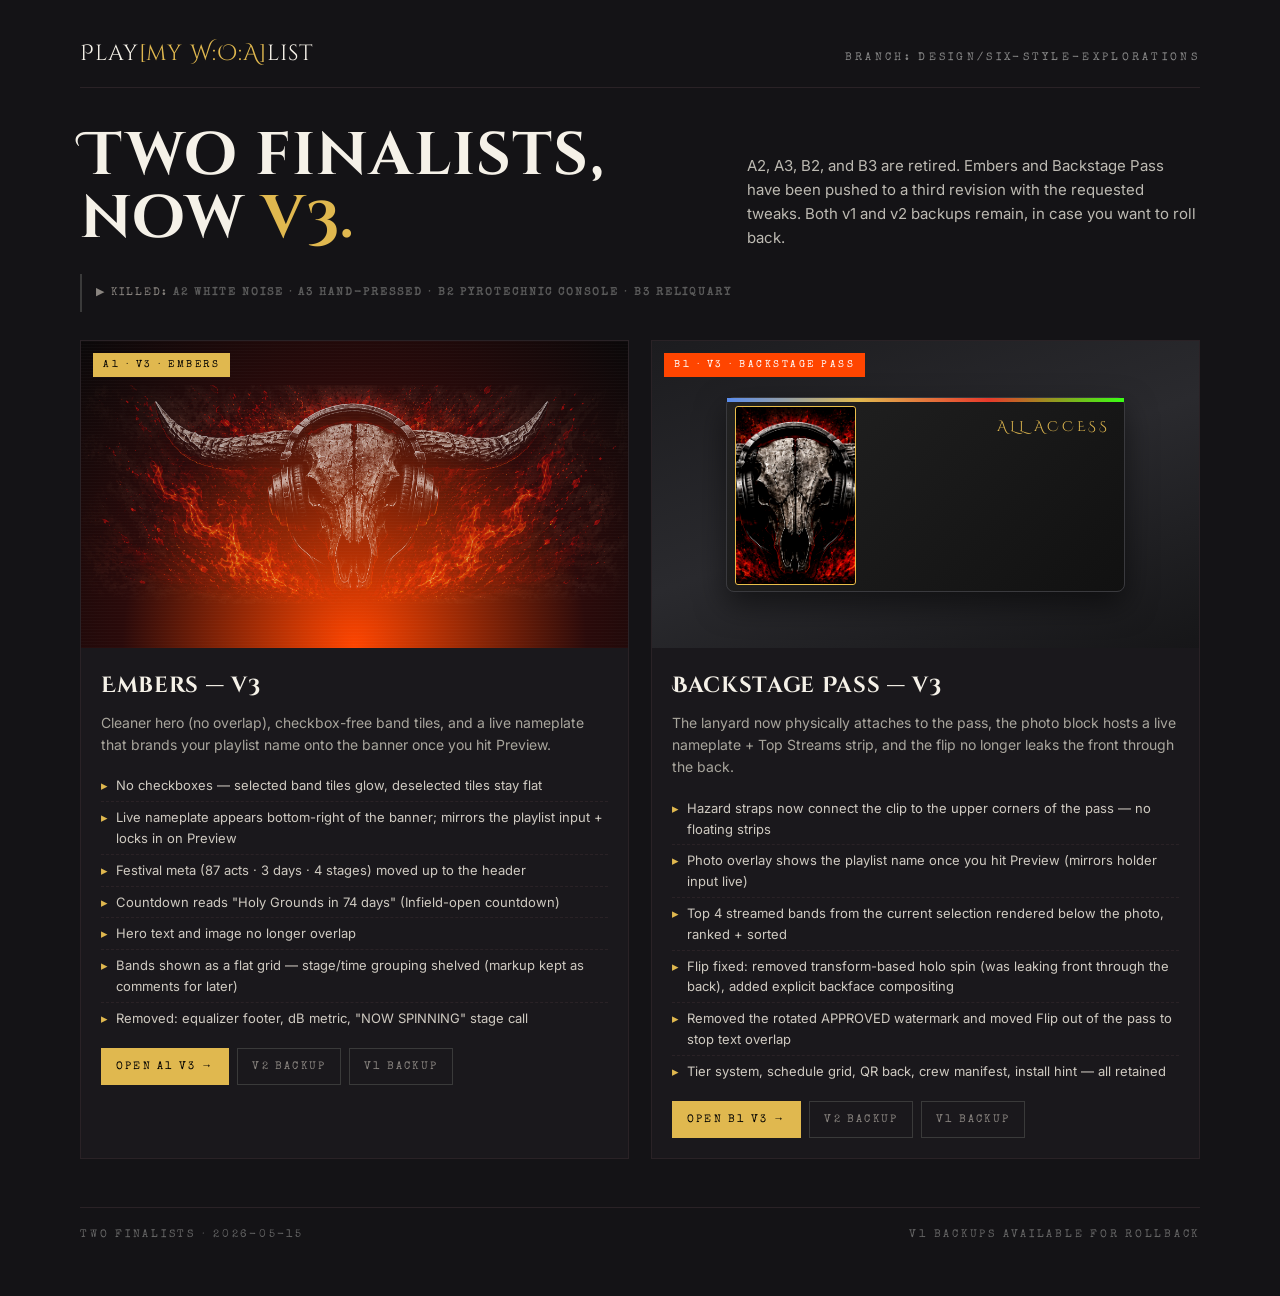
<file: design/style-explorations/index.html>
<!doctype html>
<html lang="en">
<head>
<meta charset="utf-8">
<meta name="viewport" content="width=device-width,initial-scale=1">
<title>Two Style Finalists · Play[my W:O:A]list</title>
<link rel="preconnect" href="https://fonts.googleapis.com">
<link rel="preconnect" href="https://fonts.gstatic.com" crossorigin>
<link href="https://fonts.googleapis.com/css2?family=Cinzel+Decorative:wght@700&family=Inter:wght@300;400;600;700&family=Special+Elite&display=swap" rel="stylesheet">
<style>
  :root{--bg:#141316;--paper:#f5f1e8;--gold:#e0b84f;--ember:#ff4500;--muted:#8a8580}
  *{box-sizing:border-box}
  html,body{margin:0;background:var(--bg);color:var(--paper);font-family:'Inter',sans-serif;line-height:1.6}
  .wrap{max-width:1200px;margin:0 auto;padding:36px clamp(16px,4vw,40px)}
  header{display:flex;justify-content:space-between;align-items:baseline;border-bottom:1px solid #2a2226;padding-bottom:16px}
  .lockup{font-family:'Cinzel Decorative',serif;font-size:22px;letter-spacing:.04em}
  .lockup em{color:var(--gold);font-style:normal}
  .meta{font-family:'Special Elite';font-size:11px;letter-spacing:.3em;color:#888;text-transform:uppercase}

  .intro{margin:36px 0 24px;display:grid;grid-template-columns:1.4fr 1fr;gap:32px;align-items:end}
  @media (max-width:780px){.intro{grid-template-columns:1fr}}
  .intro h1{font-family:'Cinzel Decorative',serif;font-size:clamp(36px,5vw,60px);line-height:1.05;margin:0;letter-spacing:.02em}
  .intro h1 em{color:var(--gold);font-style:normal}
  .intro p{font-size:15px;color:#bdbab2;max-width:54ch;margin:0}

  .killed{margin-top:18px;padding:10px 14px;border-left:2px solid #3a3a3a;font-family:'Special Elite';font-size:11px;letter-spacing:.18em;color:var(--muted);text-transform:uppercase}
  .killed b{color:#5a5a5a}

  .grid{display:grid;grid-template-columns:1fr 1fr;gap:22px;margin-top:28px}
  @media (max-width:780px){.grid{grid-template-columns:1fr}}

  .card{display:flex;flex-direction:column;background:#1a181c;border:1px solid #2a2226;overflow:hidden;transition:.2s;position:relative}
  .card:hover{border-color:var(--gold);transform:translateY(-3px);box-shadow:0 18px 50px rgba(0,0,0,.5)}
  .thumb-link{display:block;color:inherit;text-decoration:none}
  .thumb{aspect-ratio:16/9;display:flex;align-items:center;justify-content:center;position:relative;overflow:hidden}
  .body{padding:20px}
  .tag{position:absolute;top:12px;left:12px;font-family:'Special Elite';font-size:10px;letter-spacing:.25em;background:var(--gold);color:#000;padding:4px 10px;text-transform:uppercase;z-index:2}
  .tag.b{background:var(--ember);color:#fff}
  .body h3{font-family:'Cinzel Decorative',serif;margin:0 0 8px;font-size:22px;letter-spacing:.03em}
  .body .lede{margin:0 0 14px;font-size:14px;color:#a8a59c}

  .feats{list-style:none;padding:0;margin:0 0 14px;font-size:13px;color:#cfcac1}
  .feats li{padding:5px 0;border-bottom:1px dashed #2a2226;display:flex;gap:8px}
  .feats li::before{content:"▸";color:var(--gold);flex-shrink:0}
  .feats li:last-child{border-bottom:0}

  .actions{display:flex;gap:8px;flex-wrap:wrap;margin-top:14px}
  .btn{font-family:'Special Elite';font-size:11px;letter-spacing:.2em;padding:9px 14px;text-transform:uppercase;text-decoration:none;border:1px solid var(--gold);color:var(--gold);background:transparent;cursor:pointer;transition:.15s}
  .btn:hover{background:var(--gold);color:#000}
  .btn.primary{background:var(--gold);color:#000}
  .btn.primary:hover{background:transparent;color:var(--gold)}
  .btn.ghost{border-color:#3a3a3a;color:var(--muted)}
  .btn.ghost:hover{border-color:var(--paper);background:transparent;color:var(--paper)}

  /* Mini visual previews per card */
  .t-a1{background:radial-gradient(ellipse at 50% 100%, #ff4500, #2a0a0a 60%, #0a0809 100%)}
  .t-a1::after{content:"";position:absolute;inset:0;background:url("../../wacken_playlist/static/images/banner.png") center/contain no-repeat;mix-blend-mode:screen;opacity:.7}
  .t-a1::before{content:"";position:absolute;inset:0;background:repeating-linear-gradient(0deg, rgba(255,255,255,.02) 0 1px, transparent 1px 3px);z-index:1}

  .t-b1{background:linear-gradient(160deg,#1c1c1f,#2a2a2e 50%,#161618);display:flex;align-items:center;justify-content:center;padding:24px}
  .t-b1 .pass{width:80%;height:75%;border:1px solid #3a3a3e;border-radius:8px;background:linear-gradient(135deg,#222,#111);position:relative;box-shadow:0 12px 30px rgba(0,0,0,.5)}
  .t-b1 .pass::before{content:"";position:absolute;top:8px;left:8px;width:30%;height:calc(100% - 16px);background:url("../../wacken_playlist/static/images/banner.png") center/cover;border:1px solid var(--gold);border-radius:3px;filter:contrast(1.1)}
  .t-b1 .pass::after{content:"ALL ACCESS";position:absolute;right:14px;top:18px;font-family:'Cinzel Decorative',serif;color:var(--gold);font-size:14px;letter-spacing:.2em}
  .t-b1 .strip{position:absolute;top:0;left:0;right:0;height:4px;background:linear-gradient(90deg,#5a8dee,#e0b84f 33%,#e83a2b 66%,#39ff14)}

  footer{margin:48px 0 16px;padding-top:18px;border-top:1px solid #2a2226;display:flex;justify-content:space-between;font-family:'Special Elite';font-size:11px;letter-spacing:.25em;color:#666;text-transform:uppercase;flex-wrap:wrap;gap:8px}
</style>
</head>
<body>
<div class="wrap">
  <header>
    <div class="lockup">Play<em>[my W:O:A]</em>list</div>
    <div class="meta">Branch: design/six-style-explorations</div>
  </header>

  <section class="intro">
    <h1>Two finalists,<br>now <em>v3.</em></h1>
    <p>A2, A3, B2, and B3 are retired. Embers and Backstage Pass have been pushed to a third revision with the requested tweaks. Both v1 and v2 backups remain, in case you want to roll back.</p>
  </section>

  <div class="killed">▶ Killed: <b>A2 White Noise · A3 Hand-Pressed · B2 Pyrotechnic Console · B3 Reliquary</b></div>

  <section class="grid">

    <article class="card">
      <a class="thumb-link" href="a1-embers.html">
        <div class="thumb t-a1"></div>
      </a>
      <span class="tag">A1 · v3 · Embers</span>
      <div class="body">
        <h3>Embers — v3</h3>
        <p class="lede">Cleaner hero (no overlap), checkbox-free band tiles, and a live nameplate that brands your playlist name onto the banner once you hit Preview.</p>
        <ul class="feats">
          <li>No checkboxes — selected band tiles glow, deselected tiles stay flat</li>
          <li>Live nameplate appears bottom-right of the banner; mirrors the playlist input + locks in on Preview</li>
          <li>Festival meta (87 acts · 3 days · 4 stages) moved up to the header</li>
          <li>Countdown reads "Holy Grounds in 74 days" (Infield-open countdown)</li>
          <li>Hero text and image no longer overlap</li>
          <li>Bands shown as a flat grid — stage/time grouping shelved (markup kept as comments for later)</li>
          <li>Removed: equalizer footer, dB metric, "NOW SPINNING" stage call</li>
        </ul>
        <div class="actions">
          <a class="btn primary" href="a1-embers.html">Open A1 v3 →</a>
          <a class="btn ghost" href="a1-embers.v2.html">v2 backup</a>
          <a class="btn ghost" href="a1-embers.v1.html">v1 backup</a>
        </div>
      </div>
    </article>

    <article class="card">
      <a class="thumb-link" href="b1-backstage-pass.html">
        <div class="thumb t-b1"><div class="pass"><div class="strip"></div></div></div>
      </a>
      <span class="tag b">B1 · v3 · Backstage Pass</span>
      <div class="body">
        <h3>Backstage Pass — v3</h3>
        <p class="lede">The lanyard now physically attaches to the pass, the photo block hosts a live nameplate + Top Streams strip, and the flip no longer leaks the front through the back.</p>
        <ul class="feats">
          <li>Hazard straps now connect the clip to the upper corners of the pass — no floating strips</li>
          <li>Photo overlay shows the playlist name once you hit Preview (mirrors holder input live)</li>
          <li>Top 4 streamed bands from the current selection rendered below the photo, ranked + sorted</li>
          <li>Flip fixed: removed transform-based holo spin (was leaking front through the back), added explicit backface compositing</li>
          <li>Removed the rotated APPROVED watermark and moved Flip out of the pass to stop text overlap</li>
          <li>Tier system, schedule grid, QR back, crew manifest, install hint — all retained</li>
        </ul>
        <div class="actions">
          <a class="btn primary" href="b1-backstage-pass.html">Open B1 v3 →</a>
          <a class="btn ghost" href="b1-backstage-pass.v2.html">v2 backup</a>
          <a class="btn ghost" href="b1-backstage-pass.v1.html">v1 backup</a>
        </div>
      </div>
    </article>

  </section>

  <footer>
    <span>Two finalists · 2026-05-15</span>
    <span>v1 backups available for rollback</span>
  </footer>
</div>
</body>
</html>
</file>
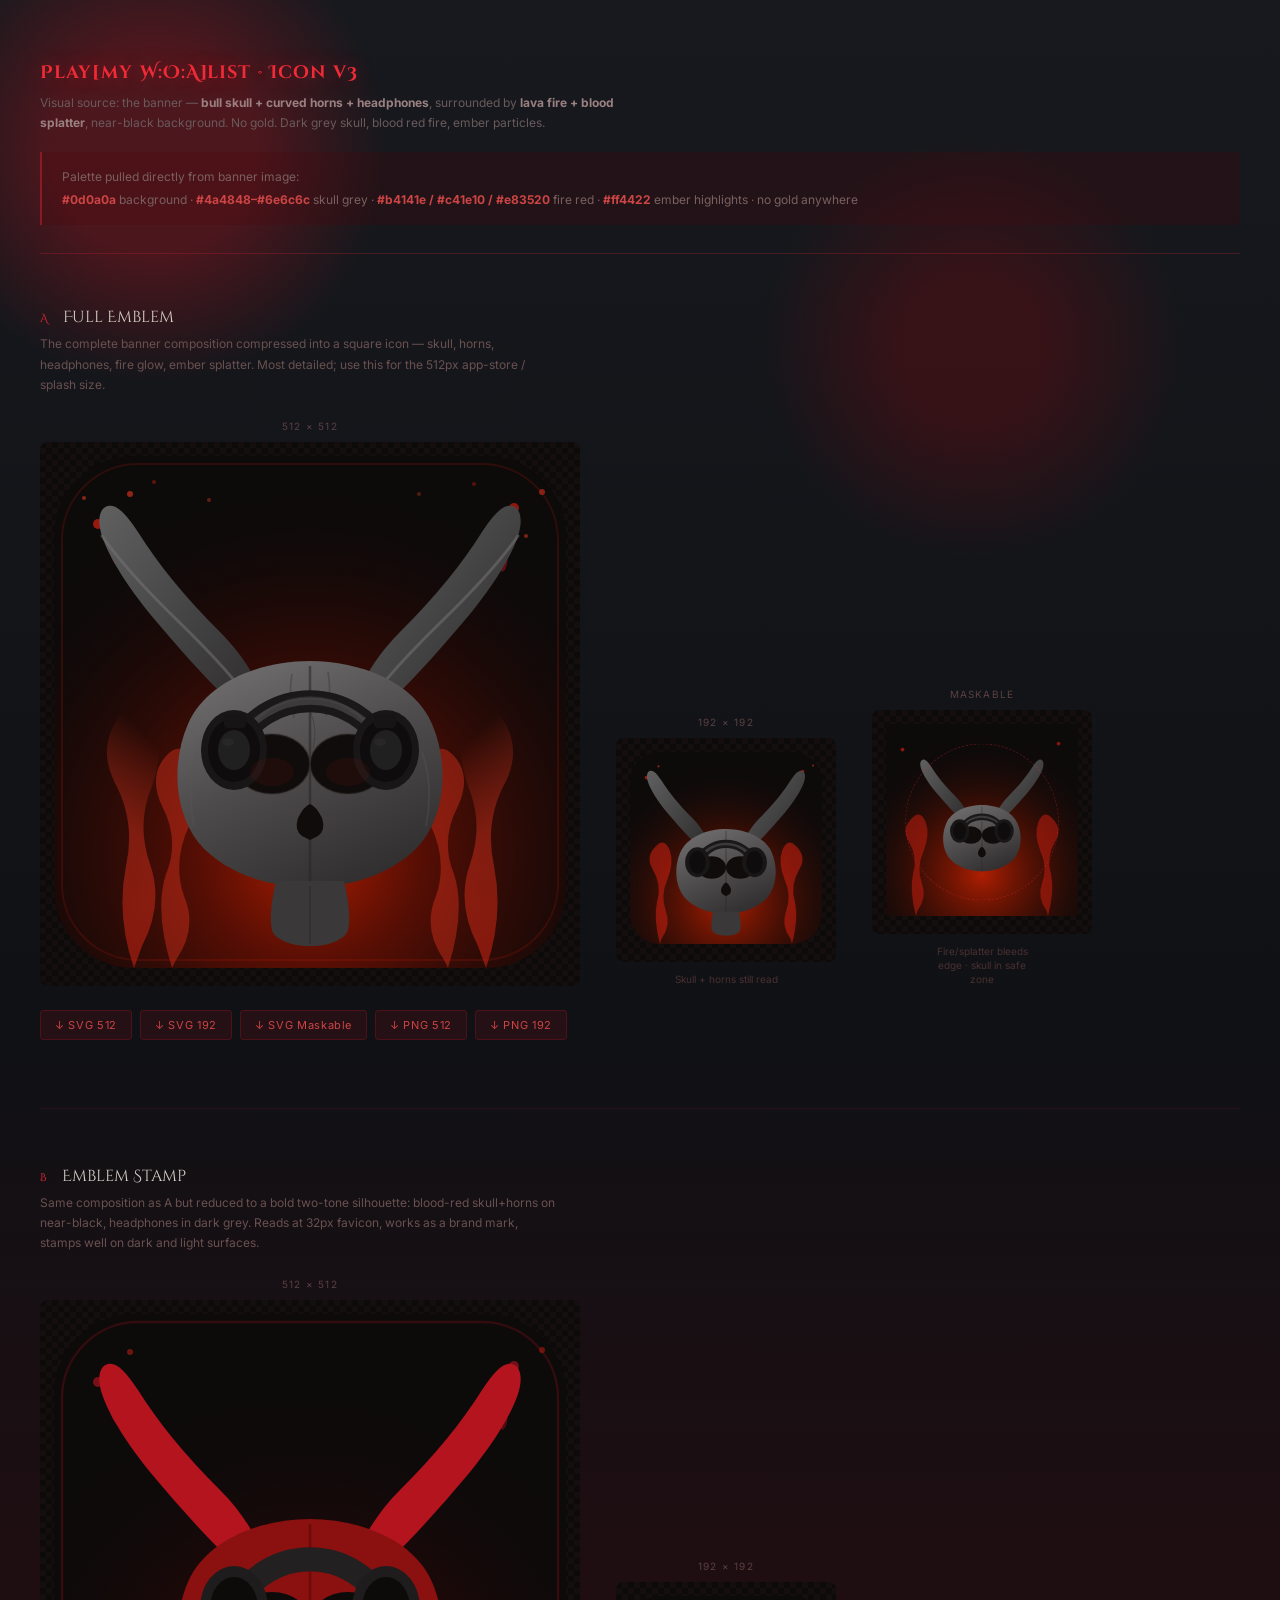
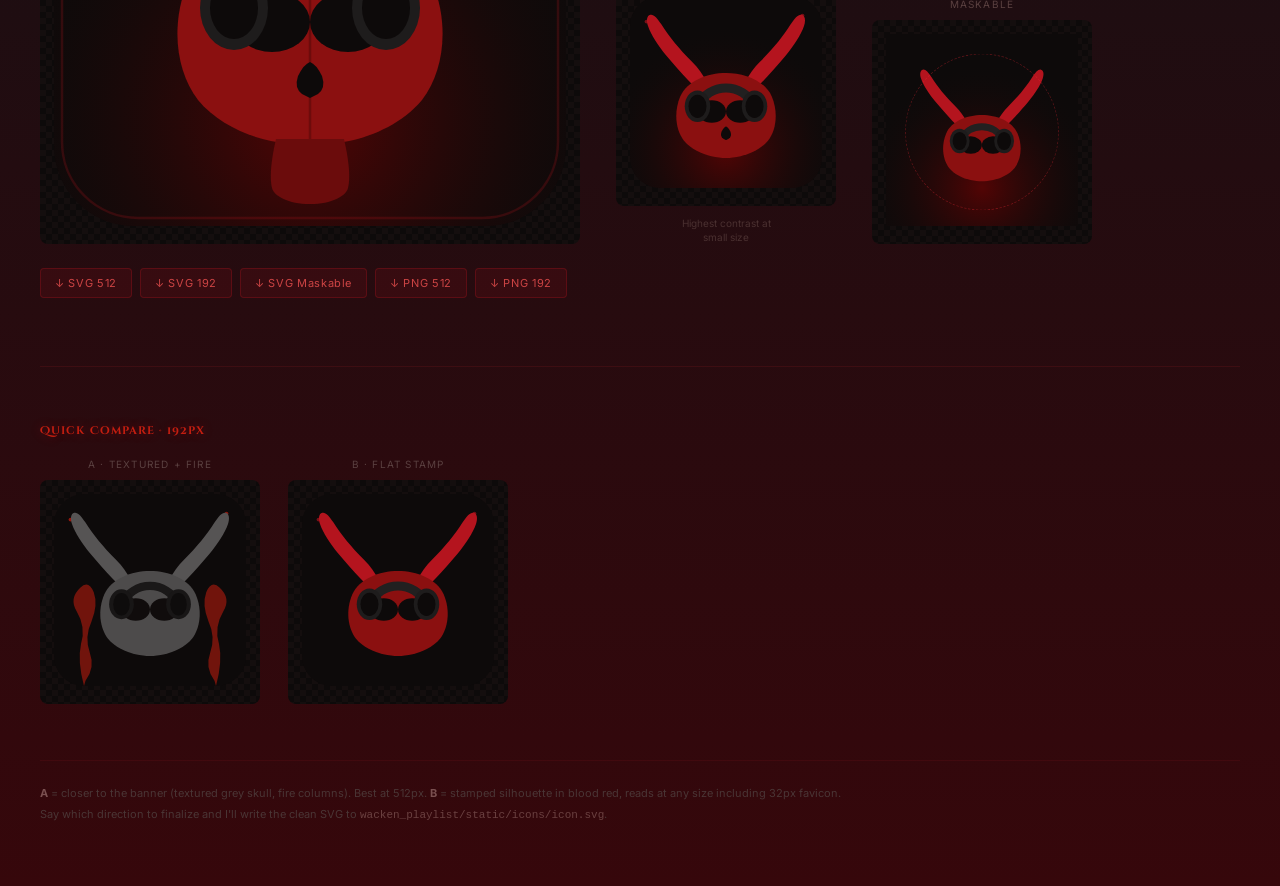
<file: design/icon-concepts.html>
<!DOCTYPE html>
<html lang="en">
<head>
  <meta charset="UTF-8">
  <meta name="viewport" content="width=device-width, initial-scale=1.0">
  <title>Play[my W:O:A]list — Icon Concepts v3</title>
  <link href="https://fonts.googleapis.com/css2?family=Cinzel+Decorative:wght@700&family=Inter:wght@400;500&display=swap" rel="stylesheet">
  <style>
    *, *::before, *::after { box-sizing: border-box; margin: 0; padding: 0; }
    body {
      background:
        radial-gradient(circle at 12% 6%,  rgb(180 20 30 / 34%) 0 4%, transparent 9%),
        radial-gradient(circle at 76% 14%, rgb(120 10 16 / 34%) 0 3%, transparent 9%),
        linear-gradient(180deg, #17191e 0%, #101115 42%, #36070b 100%);
      color: #eee9dc;
      font-family: 'Inter', sans-serif;
      padding: 60px 40px;
      min-height: 100vh;
    }
    header { border-bottom: 1px solid rgb(240 42 54 / 22%); padding-bottom: 28px; margin-bottom: 52px; }
    header h1 {
      font-family: 'Cinzel Decorative', serif;
      font-size: 18px; color: #f02a36; letter-spacing: 0.06em;
      text-shadow: 0 0 20px rgb(240 42 54 / 40%);
      margin-bottom: 8px;
    }
    header p { font-size: 12px; color: #6a5a5a; line-height: 1.7; max-width: 600px; }
    header p strong { color: #9a8080; }

    .brief {
      background: rgb(77 5 9 / 22%);
      border-left: 2px solid rgb(240 42 54 / 40%);
      padding: 14px 20px; margin-top: 18px; border-radius: 0 4px 4px 0;
      font-size: 12px; color: #7a6060; line-height: 1.9;
    }
    .brief strong { color: #c44; }

    .dir-block { margin-bottom: 68px; }
    .dir-header { display: flex; align-items: baseline; gap: 14px; margin-bottom: 6px; }
    .dir-label { font-family: 'Cinzel Decorative', serif; font-size: 11px; color: #f02a36; letter-spacing: 0.1em; }
    .dir-name  { font-family: 'Cinzel Decorative', serif; font-size: 16px; color: #d8d0c8; }
    .dir-desc  { font-size: 12px; color: #6a5050; margin-bottom: 24px; line-height: 1.7; max-width: 520px; }

    .sizes-row { display: flex; gap: 36px; align-items: flex-end; flex-wrap: wrap; }
    .size-item { display: flex; flex-direction: column; align-items: center; gap: 10px; }
    .size-label { font-size: 10px; text-transform: uppercase; letter-spacing: 0.12em; color: #5a4040; }
    .size-note  { font-size: 10px; color: #4a3030; text-align: center; max-width: 110px; line-height: 1.4; }

    .maskable-wrap { position: relative; display: inline-block; }
    .safe-zone-ring {
      position: absolute; inset: 0; border-radius: 50%;
      border: 1.5px dashed rgb(240 42 54 / 35%);
      pointer-events: none; transform: scale(0.8); transform-origin: center;
    }

    .checker {
      background-image:
        linear-gradient(45deg,#140e0e 25%,transparent 25%),
        linear-gradient(-45deg,#140e0e 25%,transparent 25%),
        linear-gradient(45deg,transparent 75%,#140e0e 75%),
        linear-gradient(-45deg,transparent 75%,#140e0e 75%);
      background-size: 12px 12px;
      background-position: 0 0, 0 6px, 6px -6px, -6px 0;
      background-color: #0d0a0a;
      border-radius: 8px; padding: 14px; display: inline-block;
    }

    .dl-row { display: flex; gap: 8px; margin-top: 24px; flex-wrap: wrap; }
    button {
      background: rgb(180 20 30 / 12%); border: 1px solid rgb(180 20 30 / 30%);
      color: #c44; font-family: 'Inter', sans-serif; font-size: 11px;
      letter-spacing: 0.06em; padding: 7px 14px; border-radius: 4px;
      cursor: pointer; transition: background .15s;
    }
    button:hover { background: rgb(180 20 30 / 26%); }
    .divider { border: none; border-top: 1px solid rgb(240 42 54 / 10%); margin: 56px 0; }
  </style>
</head>
<body>

<header>
  <h1>Play[my W:O:A]list · Icon v3</h1>
  <p>Visual source: the banner — <strong>bull skull + curved horns + headphones</strong>, surrounded by
     <strong>lava fire + blood splatter</strong>, near-black background.
     No gold. Dark grey skull, blood red fire, ember particles.</p>
  <div class="brief">
    Palette pulled directly from banner image:<br>
    <strong>#0d0a0a</strong> background · <strong>#4a4848–#6e6c6c</strong> skull grey ·
    <strong>#b4141e / #c41e10 / #e83520</strong> fire red · <strong>#ff4422</strong> ember highlights ·
    no gold anywhere
  </div>
</header>


<!-- ═══════════════════════════════════
     A · FULL EMBLEM
     Bull skull + horns + headphones + fire glow + splatter
     Closest to the banner, best at 512px
════════════════════════════════════ -->
<div class="dir-block" id="dir-a">
  <div class="dir-header">
    <span class="dir-label">A</span>
    <span class="dir-name">Full Emblem</span>
  </div>
  <p class="dir-desc">
    The complete banner composition compressed into a square icon — skull, horns, headphones,
    fire glow, ember splatter. Most detailed; use this for the 512px app-store / splash size.
  </p>

  <div class="sizes-row">

    <!-- 512 -->
    <div class="size-item">
      <span class="size-label">512 × 512</span>
      <div class="checker">
        <svg id="a-512" width="512" height="512" viewBox="0 0 512 512" xmlns="http://www.w3.org/2000/svg">
          <defs>
            <!-- Fire glow — radiates from lower-centre outward like in banner -->
            <radialGradient id="afire" cx="50%" cy="78%" r="72%">
              <stop offset="0%"   stop-color="#cc2200" stop-opacity="0.85"/>
              <stop offset="30%"  stop-color="#881100" stop-opacity="0.60"/>
              <stop offset="70%"  stop-color="#3d0800" stop-opacity="0.30"/>
              <stop offset="100%" stop-color="#0d0a0a" stop-opacity="0"/>
            </radialGradient>
            <!-- Side fire columns -->
            <linearGradient id="aflame-l" x1="0%" y1="100%" x2="20%" y2="0%">
              <stop offset="0%"   stop-color="#c41e10" stop-opacity="0.80"/>
              <stop offset="60%"  stop-color="#e83520" stop-opacity="0.55"/>
              <stop offset="100%" stop-color="#ff4422" stop-opacity="0"/>
            </linearGradient>
            <linearGradient id="aflame-r" x1="100%" y1="100%" x2="80%" y2="0%">
              <stop offset="0%"   stop-color="#c41e10" stop-opacity="0.80"/>
              <stop offset="60%"  stop-color="#e83520" stop-opacity="0.55"/>
              <stop offset="100%" stop-color="#ff4422" stop-opacity="0"/>
            </linearGradient>
            <!-- Skull metallic fill -->
            <linearGradient id="askull" x1="25%" y1="0%" x2="75%" y2="100%">
              <stop offset="0%"   stop-color="#6e6c6c"/>
              <stop offset="45%"  stop-color="#4d4b4b"/>
              <stop offset="100%" stop-color="#2e2c2c"/>
            </linearGradient>
            <linearGradient id="ahorn" x1="0%" y1="0%" x2="100%" y2="100%">
              <stop offset="0%"   stop-color="#606060"/>
              <stop offset="100%" stop-color="#2a2828"/>
            </linearGradient>
          </defs>

          <!-- ── Background ── -->
          <rect width="512" height="512" rx="80" fill="#0d0a0a"/>

          <!-- ── Fire glow (behind everything) ── -->
          <rect width="512" height="512" rx="80" fill="url(#afire)"/>

          <!-- ── Left fire column ── -->
          <path d="M 80,512 Q 62,460 72,410 Q 82,365 60,325 Q 44,292 64,262
                   Q 80,238 98,265 Q 112,290 98,330 Q 82,368 96,408 Q 110,448 88,490 Z"
            fill="url(#aflame-l)" opacity="0.75"/>
          <path d="M 118,512 Q 100,455 112,418 Q 126,384 108,350 Q 94,320 112,300
                   Q 128,282 140,308 Q 152,334 136,368 Q 118,405 130,440 Q 144,472 122,504 Z"
            fill="#e83520" opacity="0.40"/>

          <!-- ── Right fire column ── -->
          <path d="M 432,512 Q 450,460 440,410 Q 430,365 452,325 Q 468,292 448,262
                   Q 432,238 414,265 Q 400,290 414,330 Q 430,368 416,408 Q 402,448 424,490 Z"
            fill="url(#aflame-r)" opacity="0.75"/>
          <path d="M 394,512 Q 412,455 400,418 Q 386,384 404,350 Q 418,320 400,300
                   Q 384,282 372,308 Q 360,334 376,368 Q 394,405 382,440 Q 368,472 390,504 Z"
            fill="#e83520" opacity="0.40"/>

          <!-- ── Blood / ember splatter particles ── -->
          <circle cx="44"  cy="68"  r="5"  fill="#c41e10" opacity="0.75"/>
          <circle cx="76"  cy="38"  r="3"  fill="#e83520" opacity="0.60"/>
          <circle cx="30"  cy="42"  r="2"  fill="#ff4422" opacity="0.50"/>
          <ellipse cx="60" cy="100" rx="3" ry="9" fill="#b4141e" opacity="0.50" transform="rotate(-18 60 100)"/>
          <circle cx="100" cy="26"  r="2"  fill="#c41e10" opacity="0.45"/>
          <circle cx="460" cy="52"  r="5"  fill="#c41e10" opacity="0.70"/>
          <circle cx="488" cy="36"  r="3"  fill="#e83520" opacity="0.55"/>
          <circle cx="472" cy="80"  r="2"  fill="#ff4422" opacity="0.45"/>
          <ellipse cx="450" cy="108" rx="3" ry="8" fill="#b4141e" opacity="0.48" transform="rotate(14 450 108)"/>
          <circle cx="420" cy="28"  r="2"  fill="#c41e10" opacity="0.40"/>
          <!-- mid-field sparks -->
          <circle cx="155" cy="44"  r="2"  fill="#ff4422" opacity="0.35"/>
          <circle cx="365" cy="38"  r="2"  fill="#ff4422" opacity="0.30"/>

          <!-- ══════════════════════
               HORNS
               Curves from skull top-sides, sweep up/outward to sharp tips
          ══════════════════════ -->
          <!-- Left horn body -->
          <path d="M 202,268
                   C 175,248 138,208 96,158
                   C 76,133 56,104 48,80
                   C 43,65 45,52 54,50
                   C 63,48 72,58 84,76
                   C 104,108 130,140 166,176
                   C 198,208 214,244 218,272 Z"
            fill="url(#ahorn)"/>
          <!-- Left horn edge highlight -->
          <path d="M 48,80 C 62,100 88,130 124,165 C 160,200 195,238 210,266"
            fill="none" stroke="#787676" stroke-width="3" stroke-linecap="round" opacity="0.5"/>

          <!-- Right horn body -->
          <path d="M 310,268
                   C 337,248 374,208 416,158
                   C 436,133 456,104 464,80
                   C 469,65 467,52 458,50
                   C 449,48 440,58 428,76
                   C 408,108 382,140 346,176
                   C 314,208 298,244 294,272 Z"
            fill="url(#ahorn)"/>
          <!-- Right horn edge highlight -->
          <path d="M 464,80 C 450,100 424,130 388,165 C 352,200 317,238 302,266"
            fill="none" stroke="#787676" stroke-width="3" stroke-linecap="round" opacity="0.5"/>

          <!-- ══════════════════════
               SKULL
               Bull skull — wide cranium, pronounced snout, bold eye sockets
          ══════════════════════ -->
          <!-- Main cranium -->
          <path d="M 256,205
            C 306,205 360,226 378,268
            C 396,310 390,358 368,386
            C 350,408 320,422 295,427
            C 280,430 268,432 256,432
            C 244,432 232,430 217,427
            C 192,422 162,408 144,386
            C 122,358 116,310 134,268
            C 152,226 206,205 256,205 Z"
            fill="url(#askull)"/>

          <!-- Skull central suture line -->
          <line x1="256" y1="210" x2="256" y2="430"
            stroke="#282626" stroke-width="2.5" opacity="0.55"/>

          <!-- Skull top texture cracks -->
          <path d="M 238,218 Q 234,240 240,262" stroke="#3a3838" stroke-width="1.5" fill="none" opacity="0.45"/>
          <path d="M 274,216 Q 278,238 272,260" stroke="#3a3838" stroke-width="1.5" fill="none" opacity="0.45"/>
          <path d="M 256,255 Q 264,272 259,292"  stroke="#2e2c2c" stroke-width="1"   fill="none" opacity="0.40"/>

          <!-- Cheekbone edge highlight (lighter) -->
          <path d="M 144,296 Q 132,330 140,370" stroke="#5a5858" stroke-width="2" fill="none" opacity="0.35"/>
          <path d="M 368,296 Q 380,330 372,370" stroke="#5a5858" stroke-width="2" fill="none" opacity="0.35"/>

          <!-- Eye sockets — large, hollow, oval -->
          <ellipse cx="218" cy="308" rx="38" ry="30" fill="#100c0c"/>
          <ellipse cx="294" cy="308" rx="38" ry="30" fill="#100c0c"/>
          <!-- Socket inner rim (slight lighter edge for depth) -->
          <ellipse cx="218" cy="308" rx="38" ry="30" fill="none" stroke="#3a3636" stroke-width="2" opacity="0.4"/>
          <ellipse cx="294" cy="308" rx="38" ry="30" fill="none" stroke="#3a3636" stroke-width="2" opacity="0.4"/>

          <!-- Nose cavity (inverted heart / bull nasal shape) -->
          <path d="M 244,362 Q 240,374 248,380 Q 256,384 256,384
                   Q 256,384 264,380 Q 272,374 268,362
                   Q 262,350 256,348 Q 250,350 244,362 Z"
            fill="#100c0c"/>

          <!-- Snout / lower face tapering -->
          <path d="M 222,425 C 218,442 215,462 218,474
                   C 220,482 234,490 256,490
                   C 278,490 292,482 294,474
                   C 297,462 294,442 290,425 Z"
            fill="#3a3838"/>
          <!-- Snout centre line -->
          <line x1="256" y1="430" x2="256" y2="488" stroke="#282626" stroke-width="2" opacity="0.4"/>

          <!-- ══════════════════════
               HEADPHONES
          ══════════════════════ -->
          <!-- Band arc (gunmetal dark, arcs over skull) -->
          <path d="M 184,286 A 84,84 0 0 1 328,286"
            fill="none" stroke="#1a1818" stroke-width="22" stroke-linecap="round"/>
          <!-- Band highlight edge -->
          <path d="M 184,286 A 84,84 0 0 1 328,286"
            fill="none" stroke="#3c3a3a" stroke-width="7" stroke-linecap="round"/>
          <!-- Band top highlight (lighter stripe) -->
          <path d="M 190,280 A 76,76 0 0 1 322,280"
            fill="none" stroke="#4a4848" stroke-width="3" stroke-linecap="round" opacity="0.5"/>

          <!-- Left ear cup — outer shell -->
          <ellipse cx="180" cy="294" rx="33" ry="40" fill="#181616"/>
          <!-- Left cup padding ring -->
          <ellipse cx="180" cy="294" rx="26" ry="32" fill="#0e0c0c"/>
          <!-- Left cup centre -->
          <ellipse cx="180" cy="294" rx="16" ry="20" fill="#202020"/>
          <!-- Left cup highlight (subtle) -->
          <ellipse cx="174" cy="286" rx="6" ry="4"   fill="#2e2c2c" opacity="0.6"/>

          <!-- Right ear cup -->
          <ellipse cx="332" cy="294" rx="33" ry="40" fill="#181616"/>
          <ellipse cx="332" cy="294" rx="26" ry="32" fill="#0e0c0c"/>
          <ellipse cx="332" cy="294" rx="16" ry="20" fill="#202020"/>
          <ellipse cx="326" cy="286" rx="6" ry="4"   fill="#2e2c2c" opacity="0.6"/>

          <!-- Band-to-cup connector brackets -->
          <rect x="170" y="258" width="22" height="14" rx="4" fill="#161414"/>
          <rect x="320" y="258" width="22" height="14" rx="4" fill="#161414"/>

          <!-- Subtle lava-red inner glow on eye sockets (fire reflected in skull) -->
          <ellipse cx="218" cy="316" rx="22" ry="14" fill="#c41e10" opacity="0.08"/>
          <ellipse cx="294" cy="316" rx="22" ry="14" fill="#c41e10" opacity="0.08"/>

          <!-- Outer border — faint red glow ring -->
          <rect x="8" y="8" width="496" height="496" rx="76"
            fill="none" stroke="#c41e10" stroke-width="2" opacity="0.18"/>
        </svg>
      </div>
    </div>

    <!-- 192 -->
    <div class="size-item">
      <span class="size-label">192 × 192</span>
      <div class="checker">
        <svg id="a-192" width="192" height="192" viewBox="0 0 512 512" xmlns="http://www.w3.org/2000/svg">
          <defs>
            <radialGradient id="a192fire" cx="50%" cy="78%" r="72%">
              <stop offset="0%"   stop-color="#cc2200" stop-opacity="0.85"/>
              <stop offset="50%"  stop-color="#661100" stop-opacity="0.50"/>
              <stop offset="100%" stop-color="#0d0a0a" stop-opacity="0"/>
            </radialGradient>
            <linearGradient id="a192skull" x1="25%" y1="0%" x2="75%" y2="100%">
              <stop offset="0%"  stop-color="#6e6c6c"/>
              <stop offset="50%" stop-color="#4d4b4b"/>
              <stop offset="100%" stop-color="#2e2c2c"/>
            </linearGradient>
            <linearGradient id="a192horn" x1="0%" y1="0%" x2="100%" y2="100%">
              <stop offset="0%"  stop-color="#606060"/>
              <stop offset="100%" stop-color="#2a2828"/>
            </linearGradient>
          </defs>
          <rect width="512" height="512" rx="80" fill="#0d0a0a"/>
          <rect width="512" height="512" rx="80" fill="url(#a192fire)"/>
          <!-- simplified fire columns -->
          <path d="M 80,512 Q 62,445 72,400 Q 86,355 60,312 Q 40,278 70,250 Q 92,228 106,262 Q 118,295 100,340 Q 80,382 96,425 Q 110,462 84,498 Z" fill="#c41e10" opacity="0.60"/>
          <path d="M 432,512 Q 450,445 440,400 Q 426,355 452,312 Q 472,278 442,250 Q 420,228 406,262 Q 394,295 412,340 Q 432,382 416,425 Q 402,462 428,498 Z" fill="#c41e10" opacity="0.60"/>
          <!-- splatter -->
          <circle cx="44"  cy="68" r="5" fill="#c41e10" opacity="0.75"/>
          <circle cx="76"  cy="38" r="3" fill="#e83520" opacity="0.60"/>
          <circle cx="460" cy="52" r="5" fill="#c41e10" opacity="0.70"/>
          <circle cx="488" cy="36" r="3" fill="#e83520" opacity="0.55"/>
          <!-- horns -->
          <path d="M 202,268 C 175,248 138,208 96,158 C 76,133 56,104 48,80 C 43,65 45,52 54,50 C 63,48 72,58 84,76 C 104,108 130,140 166,176 C 198,208 214,244 218,272 Z" fill="url(#a192horn)"/>
          <path d="M 310,268 C 337,248 374,208 416,158 C 436,133 456,104 464,80 C 469,65 467,52 458,50 C 449,48 440,58 428,76 C 408,108 382,140 346,176 C 314,208 298,244 294,272 Z" fill="url(#a192horn)"/>
          <!-- skull -->
          <path d="M 256,205 C 306,205 360,226 378,268 C 396,310 390,358 368,386 C 350,408 320,422 295,427 C 280,430 268,432 256,432 C 244,432 232,430 217,427 C 192,422 162,408 144,386 C 122,358 116,310 134,268 C 152,226 206,205 256,205 Z" fill="url(#a192skull)"/>
          <line x1="256" y1="210" x2="256" y2="430" stroke="#282626" stroke-width="2.5" opacity="0.55"/>
          <ellipse cx="218" cy="308" rx="38" ry="30" fill="#100c0c"/>
          <ellipse cx="294" cy="308" rx="38" ry="30" fill="#100c0c"/>
          <path d="M 244,362 Q 240,374 248,380 Q 256,384 256,384 Q 256,384 264,380 Q 272,374 268,362 Q 262,350 256,348 Q 250,350 244,362 Z" fill="#100c0c"/>
          <path d="M 222,425 C 218,442 215,462 218,474 C 220,482 234,490 256,490 C 278,490 292,482 294,474 C 297,462 294,442 290,425 Z" fill="#3a3838"/>
          <!-- headphones -->
          <path d="M 184,286 A 84,84 0 0 1 328,286" fill="none" stroke="#1a1818" stroke-width="22" stroke-linecap="round"/>
          <path d="M 184,286 A 84,84 0 0 1 328,286" fill="none" stroke="#3c3a3a" stroke-width="7"  stroke-linecap="round"/>
          <ellipse cx="180" cy="294" rx="33" ry="40" fill="#181616"/>
          <ellipse cx="180" cy="294" rx="22" ry="30" fill="#0e0c0c"/>
          <ellipse cx="332" cy="294" rx="33" ry="40" fill="#181616"/>
          <ellipse cx="332" cy="294" rx="22" ry="30" fill="#0e0c0c"/>
        </svg>
      </div>
      <span class="size-note">Skull + horns still read</span>
    </div>

    <!-- Maskable -->
    <div class="size-item">
      <span class="size-label">Maskable</span>
      <div class="checker">
        <div class="maskable-wrap">
          <svg id="a-mask" width="192" height="192" viewBox="0 0 512 512" xmlns="http://www.w3.org/2000/svg">
            <defs>
              <radialGradient id="amskfire" cx="50%" cy="78%" r="72%">
                <stop offset="0%"   stop-color="#cc2200" stop-opacity="0.85"/>
                <stop offset="50%"  stop-color="#661100" stop-opacity="0.50"/>
                <stop offset="100%" stop-color="#0d0a0a" stop-opacity="0"/>
              </radialGradient>
              <linearGradient id="amskskull" x1="25%" y1="0%" x2="75%" y2="100%">
                <stop offset="0%"  stop-color="#6e6c6c"/>
                <stop offset="50%" stop-color="#4d4b4b"/>
                <stop offset="100%" stop-color="#2e2c2c"/>
              </linearGradient>
              <linearGradient id="amskhorn" x1="0%" y1="0%" x2="100%" y2="100%">
                <stop offset="0%"  stop-color="#606060"/>
                <stop offset="100%" stop-color="#2a2828"/>
              </linearGradient>
            </defs>
            <!-- Full bleed bg -->
            <rect width="512" height="512" fill="#0d0a0a"/>
            <rect width="512" height="512" fill="url(#amskfire)"/>
            <!-- Fire bleeds to edges (intentional) -->
            <path d="M 80,512 Q 62,445 72,400 Q 86,355 60,312 Q 40,278 70,250 Q 92,228 106,262 Q 118,295 100,340 Q 80,382 96,425 Q 110,462 84,498 Z" fill="#c41e10" opacity="0.55"/>
            <path d="M 432,512 Q 450,445 440,400 Q 426,355 452,312 Q 472,278 442,250 Q 420,228 406,262 Q 394,295 412,340 Q 432,382 416,425 Q 402,462 428,498 Z" fill="#c41e10" opacity="0.55"/>
            <!-- splatter to edges -->
            <circle cx="44"  cy="68" r="5" fill="#c41e10" opacity="0.70"/>
            <circle cx="460" cy="52" r="5" fill="#c41e10" opacity="0.65"/>
            <!-- Content in safe zone -->
            <g transform="translate(56,56) scale(0.78)">
              <path d="M 202,268 C 175,248 138,208 96,158 C 76,133 56,104 48,80 C 43,65 45,52 54,50 C 63,48 72,58 84,76 C 104,108 130,140 166,176 C 198,208 214,244 218,272 Z" fill="url(#amskhorn)"/>
              <path d="M 310,268 C 337,248 374,208 416,158 C 436,133 456,104 464,80 C 469,65 467,52 458,50 C 449,48 440,58 428,76 C 408,108 382,140 346,176 C 314,208 298,244 294,272 Z" fill="url(#amskhorn)"/>
              <path d="M 256,205 C 306,205 360,226 378,268 C 396,310 390,358 368,386 C 350,408 320,422 295,427 C 280,430 268,432 256,432 C 244,432 232,430 217,427 C 192,422 162,408 144,386 C 122,358 116,310 134,268 C 152,226 206,205 256,205 Z" fill="url(#amskskull)"/>
              <line x1="256" y1="210" x2="256" y2="430" stroke="#282626" stroke-width="2.5" opacity="0.55"/>
              <ellipse cx="218" cy="308" rx="38" ry="30" fill="#100c0c"/>
              <ellipse cx="294" cy="308" rx="38" ry="30" fill="#100c0c"/>
              <path d="M 244,362 Q 240,374 248,380 Q 256,384 256,384 Q 256,384 264,380 Q 272,374 268,362 Q 262,350 256,348 Q 250,350 244,362 Z" fill="#100c0c"/>
              <path d="M 184,286 A 84,84 0 0 1 328,286" fill="none" stroke="#1a1818" stroke-width="22" stroke-linecap="round"/>
              <path d="M 184,286 A 84,84 0 0 1 328,286" fill="none" stroke="#3c3a3a" stroke-width="7"  stroke-linecap="round"/>
              <ellipse cx="180" cy="294" rx="33" ry="40" fill="#181616"/>
              <ellipse cx="180" cy="294" rx="22" ry="30" fill="#0e0c0c"/>
              <ellipse cx="332" cy="294" rx="33" ry="40" fill="#181616"/>
              <ellipse cx="332" cy="294" rx="22" ry="30" fill="#0e0c0c"/>
            </g>
          </svg>
          <div class="safe-zone-ring"></div>
        </div>
      </div>
      <span class="size-note">Fire/splatter bleeds edge · skull in safe zone</span>
    </div>

  </div>

  <div class="dl-row">
    <button onclick="dlSVG('a-512',  'woa-skull-512.svg')">↓ SVG 512</button>
    <button onclick="dlSVG('a-192',  'woa-skull-192.svg')">↓ SVG 192</button>
    <button onclick="dlSVG('a-mask', 'woa-skull-maskable.svg')">↓ SVG Maskable</button>
    <button onclick="dlPNG('a-512',  'woa-skull-512.png', 512)">↓ PNG 512</button>
    <button onclick="dlPNG('a-192',  'woa-skull-192.png', 192)">↓ PNG 192</button>
  </div>
</div>

<hr class="divider">


<!-- ═══════════════════════════════════
     B · EMBLEM STAMP
     Same skull+horns but as a flat high-contrast silhouette — no gradients.
     Works at every size including 32px favicon.
════════════════════════════════════ -->
<div class="dir-block" id="dir-b">
  <div class="dir-header">
    <span class="dir-label">B</span>
    <span class="dir-name">Emblem Stamp</span>
  </div>
  <p class="dir-desc">
    Same composition as A but reduced to a bold two-tone silhouette:
    blood-red skull+horns on near-black, headphones in dark grey.
    Reads at 32px favicon, works as a brand mark, stamps well on dark and light surfaces.
  </p>

  <div class="sizes-row">

    <!-- 512 -->
    <div class="size-item">
      <span class="size-label">512 × 512</span>
      <div class="checker">
        <svg id="b-512" width="512" height="512" viewBox="0 0 512 512" xmlns="http://www.w3.org/2000/svg">
          <defs>
            <radialGradient id="bfire" cx="50%" cy="80%" r="65%">
              <stop offset="0%"   stop-color="#8b0000" stop-opacity="0.55"/>
              <stop offset="100%" stop-color="#0d0a0a" stop-opacity="0"/>
            </radialGradient>
          </defs>
          <rect width="512" height="512" rx="80" fill="#0d0a0a"/>
          <rect width="512" height="512" rx="80" fill="url(#bfire)"/>

          <!-- Splatter (same particles) -->
          <circle cx="44"  cy="68" r="5" fill="#b4141e" opacity="0.65"/>
          <circle cx="76"  cy="38" r="3" fill="#c41e10" opacity="0.55"/>
          <circle cx="460" cy="52" r="5" fill="#b4141e" opacity="0.60"/>
          <circle cx="488" cy="36" r="3" fill="#c41e10" opacity="0.50"/>
          <ellipse cx="60" cy="100" rx="3" ry="9" fill="#b4141e" opacity="0.45" transform="rotate(-18 60 100)"/>
          <ellipse cx="450" cy="108" rx="3" ry="8" fill="#b4141e" opacity="0.42" transform="rotate(14 450 108)"/>

          <!-- Horns — flat blood red -->
          <path d="M 202,268 C 175,248 138,208 96,158 C 76,133 56,104 48,80 C 43,65 45,52 54,50 C 63,48 72,58 84,76 C 104,108 130,140 166,176 C 198,208 214,244 218,272 Z" fill="#b4141e"/>
          <path d="M 310,268 C 337,248 374,208 416,158 C 436,133 456,104 464,80 C 469,65 467,52 458,50 C 449,48 440,58 428,76 C 408,108 382,140 346,176 C 314,208 298,244 294,272 Z" fill="#b4141e"/>

          <!-- Skull — flat blood red (slightly darker to read against horns) -->
          <path d="M 256,205 C 306,205 360,226 378,268 C 396,310 390,358 368,386 C 350,408 320,422 295,427 C 280,430 268,432 256,432 C 244,432 232,430 217,427 C 192,422 162,408 144,386 C 122,358 116,310 134,268 C 152,226 206,205 256,205 Z" fill="#8b1010"/>

          <!-- Suture -->
          <line x1="256" y1="210" x2="256" y2="430" stroke="#5a0808" stroke-width="2.5" opacity="0.6"/>

          <!-- Eye sockets — near-black hollow -->
          <ellipse cx="218" cy="308" rx="38" ry="30" fill="#0d0a0a"/>
          <ellipse cx="294" cy="308" rx="38" ry="30" fill="#0d0a0a"/>

          <!-- Nose -->
          <path d="M 244,362 Q 240,374 248,380 Q 256,384 256,384 Q 256,384 264,380 Q 272,374 268,362 Q 262,350 256,348 Q 250,350 244,362 Z" fill="#0d0a0a"/>

          <!-- Snout -->
          <path d="M 222,425 C 218,442 215,462 218,474 C 220,482 234,490 256,490 C 278,490 292,482 294,474 C 297,462 294,442 290,425 Z" fill="#6b0c0c"/>

          <!-- Headphones — dark grey, reads against red skull -->
          <path d="M 184,286 A 84,84 0 0 1 328,286"
            fill="none" stroke="#222020" stroke-width="24" stroke-linecap="round"/>
          <ellipse cx="180" cy="294" rx="34" ry="42" fill="#1e1c1c"/>
          <ellipse cx="180" cy="294" rx="24" ry="31" fill="#0d0a0a"/>
          <ellipse cx="332" cy="294" rx="34" ry="42" fill="#1e1c1c"/>
          <ellipse cx="332" cy="294" rx="24" ry="31" fill="#0d0a0a"/>

          <!-- Outer ring -->
          <rect x="8" y="8" width="496" height="496" rx="76"
            fill="none" stroke="#b4141e" stroke-width="2.5" opacity="0.22"/>
        </svg>
      </div>
    </div>

    <!-- 192 -->
    <div class="size-item">
      <span class="size-label">192 × 192</span>
      <div class="checker">
        <svg id="b-192" width="192" height="192" viewBox="0 0 512 512" xmlns="http://www.w3.org/2000/svg">
          <defs>
            <radialGradient id="b192fire" cx="50%" cy="80%" r="65%">
              <stop offset="0%"   stop-color="#8b0000" stop-opacity="0.55"/>
              <stop offset="100%" stop-color="#0d0a0a" stop-opacity="0"/>
            </radialGradient>
          </defs>
          <rect width="512" height="512" rx="80" fill="#0d0a0a"/>
          <rect width="512" height="512" rx="80" fill="url(#b192fire)"/>
          <circle cx="44"  cy="68" r="5" fill="#b4141e" opacity="0.65"/>
          <circle cx="460" cy="52" r="5" fill="#b4141e" opacity="0.60"/>
          <path d="M 202,268 C 175,248 138,208 96,158 C 76,133 56,104 48,80 C 43,65 45,52 54,50 C 63,48 72,58 84,76 C 104,108 130,140 166,176 C 198,208 214,244 218,272 Z" fill="#b4141e"/>
          <path d="M 310,268 C 337,248 374,208 416,158 C 436,133 456,104 464,80 C 469,65 467,52 458,50 C 449,48 440,58 428,76 C 408,108 382,140 346,176 C 314,208 298,244 294,272 Z" fill="#b4141e"/>
          <path d="M 256,205 C 306,205 360,226 378,268 C 396,310 390,358 368,386 C 350,408 320,422 295,427 C 280,430 268,432 256,432 C 244,432 232,430 217,427 C 192,422 162,408 144,386 C 122,358 116,310 134,268 C 152,226 206,205 256,205 Z" fill="#8b1010"/>
          <ellipse cx="218" cy="308" rx="38" ry="30" fill="#0d0a0a"/>
          <ellipse cx="294" cy="308" rx="38" ry="30" fill="#0d0a0a"/>
          <path d="M 244,362 Q 240,374 248,380 Q 256,384 256,384 Q 256,384 264,380 Q 272,374 268,362 Q 262,350 256,348 Q 250,350 244,362 Z" fill="#0d0a0a"/>
          <path d="M 184,286 A 84,84 0 0 1 328,286" fill="none" stroke="#222020" stroke-width="24" stroke-linecap="round"/>
          <ellipse cx="180" cy="294" rx="34" ry="42" fill="#1e1c1c"/>
          <ellipse cx="180" cy="294" rx="24" ry="31" fill="#0d0a0a"/>
          <ellipse cx="332" cy="294" rx="34" ry="42" fill="#1e1c1c"/>
          <ellipse cx="332" cy="294" rx="24" ry="31" fill="#0d0a0a"/>
        </svg>
      </div>
      <span class="size-note">Highest contrast at small size</span>
    </div>

    <!-- Maskable -->
    <div class="size-item">
      <span class="size-label">Maskable</span>
      <div class="checker">
        <div class="maskable-wrap">
          <svg id="b-mask" width="192" height="192" viewBox="0 0 512 512" xmlns="http://www.w3.org/2000/svg">
            <defs>
              <radialGradient id="bmskfire" cx="50%" cy="80%" r="65%">
                <stop offset="0%"   stop-color="#8b0000" stop-opacity="0.55"/>
                <stop offset="100%" stop-color="#0d0a0a" stop-opacity="0"/>
              </radialGradient>
            </defs>
            <rect width="512" height="512" fill="#0d0a0a"/>
            <rect width="512" height="512" fill="url(#bmskfire)"/>
            <g transform="translate(56,56) scale(0.78)">
              <path d="M 202,268 C 175,248 138,208 96,158 C 76,133 56,104 48,80 C 43,65 45,52 54,50 C 63,48 72,58 84,76 C 104,108 130,140 166,176 C 198,208 214,244 218,272 Z" fill="#b4141e"/>
              <path d="M 310,268 C 337,248 374,208 416,158 C 436,133 456,104 464,80 C 469,65 467,52 458,50 C 449,48 440,58 428,76 C 408,108 382,140 346,176 C 314,208 298,244 294,272 Z" fill="#b4141e"/>
              <path d="M 256,205 C 306,205 360,226 378,268 C 396,310 390,358 368,386 C 350,408 320,422 295,427 C 280,430 268,432 256,432 C 244,432 232,430 217,427 C 192,422 162,408 144,386 C 122,358 116,310 134,268 C 152,226 206,205 256,205 Z" fill="#8b1010"/>
              <ellipse cx="218" cy="308" rx="38" ry="30" fill="#0d0a0a"/>
              <ellipse cx="294" cy="308" rx="38" ry="30" fill="#0d0a0a"/>
              <path d="M 184,286 A 84,84 0 0 1 328,286" fill="none" stroke="#222020" stroke-width="24" stroke-linecap="round"/>
              <ellipse cx="180" cy="294" rx="34" ry="42" fill="#1e1c1c"/>
              <ellipse cx="180" cy="294" rx="24" ry="31" fill="#0d0a0a"/>
              <ellipse cx="332" cy="294" rx="34" ry="42" fill="#1e1c1c"/>
              <ellipse cx="332" cy="294" rx="24" ry="31" fill="#0d0a0a"/>
            </g>
          </svg>
          <div class="safe-zone-ring"></div>
        </div>
      </div>
    </div>

  </div>

  <div class="dl-row">
    <button onclick="dlSVG('b-512',  'woa-stamp-512.svg')">↓ SVG 512</button>
    <button onclick="dlSVG('b-192',  'woa-stamp-192.svg')">↓ SVG 192</button>
    <button onclick="dlSVG('b-mask', 'woa-stamp-maskable.svg')">↓ SVG Maskable</button>
    <button onclick="dlPNG('b-512',  'woa-stamp-512.png', 512)">↓ PNG 512</button>
    <button onclick="dlPNG('b-192',  'woa-stamp-192.png', 192)">↓ PNG 192</button>
  </div>
</div>

<hr class="divider">

<!-- Quick compare -->
<section>
  <h2 style="font-family:'Cinzel Decorative',serif;font-size:11px;color:#c41e10;letter-spacing:0.1em;margin-bottom:20px;text-shadow:0 0 12px rgb(240 42 54/30%)">
    Quick Compare · 192px
  </h2>
  <div style="display:flex;gap:28px;align-items:flex-end;flex-wrap:wrap;">
    <div class="size-item">
      <span class="size-label">A · Textured + Fire</span>
      <div class="checker">
        <svg width="192" height="192" viewBox="0 0 512 512" xmlns="http://www.w3.org/2000/svg">
          <rect width="512" height="512" rx="80" fill="#0d0a0a"/>
          <circle cx="44"  cy="68" r="5" fill="#c41e10" opacity="0.75"/>
          <circle cx="460" cy="52" r="5" fill="#c41e10" opacity="0.70"/>
          <path d="M 80,512 Q 62,445 72,400 Q 86,355 60,312 Q 40,278 70,250 Q 92,228 106,262 Q 118,295 100,340 Q 80,382 96,425 Q 110,462 84,498 Z" fill="#c41e10" opacity="0.55"/>
          <path d="M 432,512 Q 450,445 440,400 Q 426,355 452,312 Q 472,278 442,250 Q 420,228 406,262 Q 394,295 412,340 Q 432,382 416,425 Q 402,462 428,498 Z" fill="#c41e10" opacity="0.55"/>
          <path d="M 202,268 C 175,248 138,208 96,158 C 76,133 56,104 48,80 C 43,65 45,52 54,50 C 63,48 72,58 84,76 C 104,108 130,140 166,176 C 198,208 214,244 218,272 Z" fill="#565454"/>
          <path d="M 310,268 C 337,248 374,208 416,158 C 436,133 456,104 464,80 C 469,65 467,52 458,50 C 449,48 440,58 428,76 C 408,108 382,140 346,176 C 314,208 298,244 294,272 Z" fill="#565454"/>
          <path d="M 256,205 C 306,205 360,226 378,268 C 396,310 390,358 368,386 C 350,408 320,422 295,427 C 280,430 268,432 256,432 C 244,432 232,430 217,427 C 192,422 162,408 144,386 C 122,358 116,310 134,268 C 152,226 206,205 256,205 Z" fill="#4d4b4b"/>
          <ellipse cx="218" cy="308" rx="38" ry="30" fill="#100c0c"/>
          <ellipse cx="294" cy="308" rx="38" ry="30" fill="#100c0c"/>
          <path d="M 184,286 A 84,84 0 0 1 328,286" fill="none" stroke="#1a1818" stroke-width="22" stroke-linecap="round"/>
          <ellipse cx="180" cy="294" rx="33" ry="40" fill="#181616"/>
          <ellipse cx="180" cy="294" rx="22" ry="30" fill="#0e0c0c"/>
          <ellipse cx="332" cy="294" rx="33" ry="40" fill="#181616"/>
          <ellipse cx="332" cy="294" rx="22" ry="30" fill="#0e0c0c"/>
        </svg>
      </div>
    </div>
    <div class="size-item">
      <span class="size-label">B · Flat Stamp</span>
      <div class="checker">
        <svg width="192" height="192" viewBox="0 0 512 512" xmlns="http://www.w3.org/2000/svg">
          <rect width="512" height="512" rx="80" fill="#0d0a0a"/>
          <circle cx="44"  cy="68" r="5" fill="#b4141e" opacity="0.65"/>
          <circle cx="460" cy="52" r="5" fill="#b4141e" opacity="0.60"/>
          <path d="M 202,268 C 175,248 138,208 96,158 C 76,133 56,104 48,80 C 43,65 45,52 54,50 C 63,48 72,58 84,76 C 104,108 130,140 166,176 C 198,208 214,244 218,272 Z" fill="#b4141e"/>
          <path d="M 310,268 C 337,248 374,208 416,158 C 436,133 456,104 464,80 C 469,65 467,52 458,50 C 449,48 440,58 428,76 C 408,108 382,140 346,176 C 314,208 298,244 294,272 Z" fill="#b4141e"/>
          <path d="M 256,205 C 306,205 360,226 378,268 C 396,310 390,358 368,386 C 350,408 320,422 295,427 C 280,430 268,432 256,432 C 244,432 232,430 217,427 C 192,422 162,408 144,386 C 122,358 116,310 134,268 C 152,226 206,205 256,205 Z" fill="#8b1010"/>
          <ellipse cx="218" cy="308" rx="38" ry="30" fill="#0d0a0a"/>
          <ellipse cx="294" cy="308" rx="38" ry="30" fill="#0d0a0a"/>
          <path d="M 184,286 A 84,84 0 0 1 328,286" fill="none" stroke="#222020" stroke-width="24" stroke-linecap="round"/>
          <ellipse cx="180" cy="294" rx="34" ry="42" fill="#1e1c1c"/>
          <ellipse cx="180" cy="294" rx="24" ry="31" fill="#0d0a0a"/>
          <ellipse cx="332" cy="294" rx="34" ry="42" fill="#1e1c1c"/>
          <ellipse cx="332" cy="294" rx="24" ry="31" fill="#0d0a0a"/>
        </svg>
      </div>
    </div>
  </div>
</section>

<footer style="margin-top:56px;padding-top:22px;border-top:1px solid rgb(240 42 54/8%);font-size:11px;color:#4a3535;line-height:1.9;">
  <p><strong style="color:#7a5050">A</strong> = closer to the banner (textured grey skull, fire columns). Best at 512px. <strong style="color:#7a5050">B</strong> = stamped silhouette in blood red, reads at any size including 32px favicon.</p>
  <p>Say which direction to finalize and I'll write the clean SVG to <code style="color:#6a4040">wacken_playlist/static/icons/icon.svg</code>.</p>
</footer>

<script>
  function dlSVG(id, fn) {
    const el = document.getElementById(id);
    if (!el) return;
    const c = el.cloneNode(true);
    c.setAttribute('xmlns','http://www.w3.org/2000/svg');
    const a = document.createElement('a');
    a.href = URL.createObjectURL(new Blob([c.outerHTML], {type:'image/svg+xml'}));
    a.download = fn; a.click(); URL.revokeObjectURL(a.href);
  }
  function dlPNG(id, fn, size) {
    const el = document.getElementById(id);
    if (!el) return;
    const c = el.cloneNode(true);
    c.setAttribute('xmlns','http://www.w3.org/2000/svg');
    c.setAttribute('width', size); c.setAttribute('height', size);
    const url = URL.createObjectURL(new Blob([c.outerHTML], {type:'image/svg+xml'}));
    const img = new Image();
    img.onload = () => {
      const cv = document.createElement('canvas');
      cv.width = cv.height = size;
      cv.getContext('2d').drawImage(img, 0, 0, size, size);
      URL.revokeObjectURL(url);
      const a = document.createElement('a');
      a.href = cv.toDataURL('image/png'); a.download = fn; a.click();
    };
    img.src = url;
  }
</script>
</body>
</html>
</file>
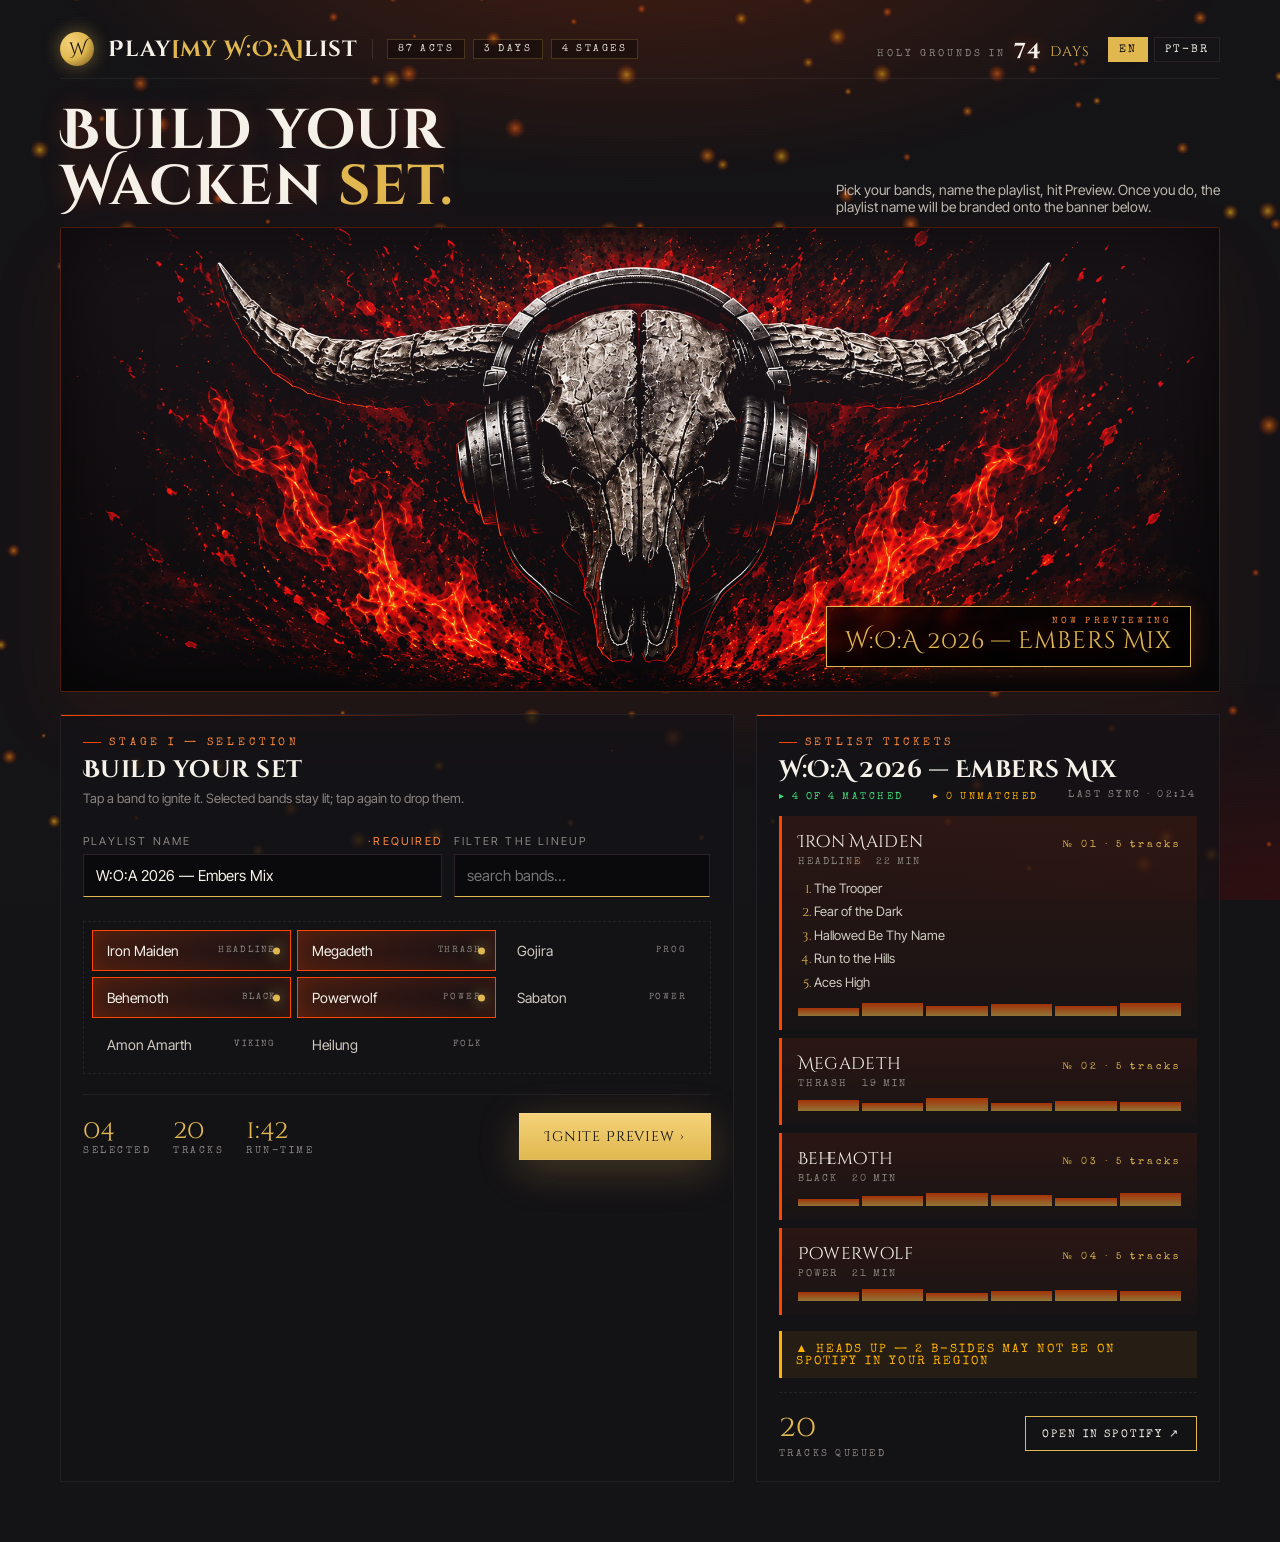
<file: design/style-explorations/a1-embers.html>
<!doctype html>
<html lang="en">
<head>
<meta charset="utf-8">
<meta name="viewport" content="width=device-width,initial-scale=1">
<title>A1 — Embers (v3) · Play[my W:O:A]list</title>
<link rel="preconnect" href="https://fonts.googleapis.com">
<link rel="preconnect" href="https://fonts.gstatic.com" crossorigin>
<link href="https://fonts.googleapis.com/css2?family=Cinzel+Decorative:wght@700&family=Inter+Tight:wght@400;500;600;800&family=Special+Elite&display=swap" rel="stylesheet">
<!--
  v3 changes vs v2:
  - Removed visible checkboxes (band tile itself is the toggle; only selected tiles get the highlight)
  - Removed dB metric from setlist tickets
  - Removed equalizer footer entirely
  - Hero text no longer overlaps the banner image (stacked layout: text above, image below)
  - "Lineup on fire." replaced by a live nameplate in the bottom-right of the banner that mirrors
    whatever the user types into the playlist-name field; updates instantly + on Preview click
  - Removed "NOW SPINNING — WACKEN 2026" stage-call from banner
  - Festival meta (87 acts · 3 days · 4 stages) moved up to the header beside the app name
    (replaces the old "Embers Edition" badge)
  - Countdown now reads "Holy Grounds in XX days" (Infield-open countdown, placeholder = 74)
  - Bands shown as a single flat grid — stage/time grouping removed (not known until late).
    Stage-grouping markup retained as commented HTML below for future use.
-->
<style>
  :root{
    --bg:#141316; --bg2:#0a090b; --bg3:#1a1418;
    --ember1:#ff4500; --ember2:#ff8a3d; --ember3:#8b0000;
    --gold:#e0b84f; --gold2:#f5d27a;
    --paper:#f5f1e8; --muted:#8a8580;
    --warn:#ffb300; --ok:#3fdc7a;
  }
  *{box-sizing:border-box}
  html,body{margin:0;background:var(--bg);color:var(--paper);font-family:'Inter Tight',sans-serif;-webkit-font-smoothing:antialiased;overflow-x:hidden}
  a{color:inherit}

  /* ───────── Atmosphere layers ───────── */
  canvas#embers{position:fixed;inset:0;width:100%;height:100%;z-index:0;pointer-events:none}
  body::before{content:"";position:fixed;inset:0;background:
    radial-gradient(ellipse 80% 50% at 50% -10%, rgba(255,69,0,.22), transparent 60%),
    radial-gradient(ellipse 60% 40% at 100% 100%, rgba(139,0,0,.22), transparent 60%);
    z-index:1;pointer-events:none}
  body::after{content:"";position:fixed;inset:0;background:
    repeating-linear-gradient(0deg, rgba(255,255,255,.012) 0 1px, transparent 1px 3px);
    z-index:1;pointer-events:none;mix-blend-mode:overlay}

  .wrap{position:relative;z-index:2;max-width:1240px;margin:0 auto;padding:20px clamp(16px,4vw,40px) 60px}

  /* ───────── Header ───────── */
  header{display:flex;justify-content:space-between;align-items:center;gap:18px;padding:12px 0;border-bottom:1px solid rgba(255,255,255,.06);flex-wrap:wrap}
  .lockup{display:flex;align-items:center;gap:14px;flex-wrap:wrap}
  .lockup .mark{width:34px;height:34px;border-radius:50%;background:radial-gradient(circle at 30% 30%, var(--gold2), var(--gold) 50%, #6b4f1a);box-shadow:0 0 18px rgba(224,184,79,.45);position:relative;flex-shrink:0}
  .lockup .mark::after{content:"W";position:absolute;inset:0;display:flex;align-items:center;justify-content:center;font-family:'Cinzel Decorative',serif;color:#1a1208;font-size:18px}
  .lockup .name{font-family:'Cinzel Decorative',serif;font-weight:700;font-size:clamp(18px,2.2vw,22px);letter-spacing:.04em}
  .lockup .name em{color:var(--gold);font-style:normal}

  /* festival meta moved up here from the banner */
  .header-meta{display:flex;gap:8px;border-left:1px solid rgba(255,255,255,.1);padding-left:14px}
  .header-meta span{font-family:'Special Elite';font-size:10px;letter-spacing:.25em;color:var(--paper);text-transform:uppercase;padding:4px 10px;border:1px solid rgba(224,184,79,.25);background:rgba(0,0,0,.35);opacity:.9}

  .toolbar{display:flex;align-items:center;gap:18px;flex-wrap:wrap}
  .countdown{font-family:'Cinzel Decorative',serif;font-size:14px;color:var(--gold);letter-spacing:.08em;display:flex;align-items:baseline;gap:8px}
  .countdown b{font-size:22px;color:var(--paper);text-shadow:0 0 14px rgba(255,69,0,.4)}
  .countdown small{font-family:'Special Elite';font-size:10px;letter-spacing:.3em;color:var(--muted);text-transform:uppercase}
  .lang{display:flex;gap:6px;font-family:'Special Elite';font-size:11px;letter-spacing:.18em;text-transform:uppercase}
  .lang button{background:transparent;border:1px solid #2a2226;color:var(--paper);padding:6px 10px;font:inherit;letter-spacing:inherit;cursor:pointer;transition:.2s}
  .lang button.on{background:var(--gold);color:#000;border-color:var(--gold)}
  .lang button:hover:not(.on){border-color:var(--gold)}

  /* ───────── Hero (text + image stacked, no overlap) ───────── */
  .hero-head{margin:24px 0 12px;display:flex;justify-content:space-between;align-items:end;gap:24px;flex-wrap:wrap}
  .hero-head h1{font-family:'Cinzel Decorative',serif;font-size:clamp(32px,4.6vw,56px);line-height:1;margin:0;letter-spacing:.02em;text-shadow:0 0 24px rgba(255,69,0,.25)}
  .hero-head h1 em{color:var(--gold);font-style:normal}
  .hero-head .lede{margin:0;max-width:48ch;font-size:14px;color:#bdb8af}

  .hero{position:relative;border:1px solid rgba(255,69,0,.25);background:linear-gradient(180deg, #1a1418 0%, #0c0a0c 100%);overflow:hidden;border-radius:2px;
    box-shadow:0 30px 80px rgba(255,69,0,.08), inset 0 0 80px rgba(0,0,0,.6)}
  .hero img{width:100%;display:block;mix-blend-mode:screen;opacity:.95;filter:contrast(1.08) saturate(1.15)}

  /* live nameplate — bottom-right of banner. Empty by default; populates on type/Preview */
  .nameplate{position:absolute;right:clamp(14px,2.5vw,28px);bottom:clamp(14px,2vw,24px);
    background:linear-gradient(180deg, rgba(0,0,0,.7), rgba(0,0,0,.85));
    border:1px solid var(--gold);padding:10px 18px;min-width:180px;max-width:60%;text-align:right;
    backdrop-filter:blur(6px);
    box-shadow:0 0 24px rgba(255,69,0,.2);
    opacity:0;transform:translateY(8px);transition:opacity .3s ease, transform .3s ease}
  .nameplate.live{opacity:1;transform:translateY(0)}
  .nameplate .small{font-family:'Special Elite';font-size:9px;letter-spacing:.35em;color:var(--ember2);text-transform:uppercase;display:block;margin-bottom:2px}
  .nameplate .big{font-family:'Cinzel Decorative',serif;font-size:clamp(16px,2.4vw,24px);color:var(--gold);letter-spacing:.04em;line-height:1.15;display:block;
    text-shadow:0 0 18px rgba(255,69,0,.35)}

  /* ───────── Layout ───────── */
  .grid{display:grid;grid-template-columns:1.45fr 1fr;gap:22px;margin-top:22px}
  @media (max-width:920px){.grid{grid-template-columns:1fr}}

  .card{background:rgba(20,19,22,.78);backdrop-filter:blur(8px);border:1px solid rgba(255,255,255,.06);padding:22px;position:relative;overflow:hidden}
  .card::before{content:"";position:absolute;top:0;left:0;width:60%;height:1px;background:linear-gradient(90deg, var(--ember1), transparent)}
  .eyebrow{font-family:'Special Elite';letter-spacing:.35em;text-transform:uppercase;font-size:11px;color:var(--ember2);margin:0 0 6px;display:flex;align-items:center;gap:8px}
  .eyebrow::before{content:"";width:18px;height:1px;background:var(--ember1)}
  h2{font-family:'Cinzel Decorative',serif;margin:0 0 4px;font-size:24px;letter-spacing:.02em}
  .sub{margin:0 0 18px;font-size:13px;color:var(--muted)}

  /* fields */
  .field{display:block;margin:10px 0}
  .field>span{display:flex;justify-content:space-between;align-items:baseline;font-size:11px;letter-spacing:.2em;text-transform:uppercase;color:var(--muted);margin-bottom:6px}
  .field input{width:100%;background:#0a090b;border:1px solid #2a2226;border-bottom:1px solid var(--gold);color:var(--paper);padding:11px 12px;font-family:inherit;font-size:15px;outline:0;transition:.2s}
  .field input:focus{border-color:var(--ember1);box-shadow:0 0 18px rgba(255,69,0,.18)}
  .row2{display:grid;grid-template-columns:1.4fr 1fr;gap:12px}
  @media (max-width:520px){.row2{grid-template-columns:1fr}}

  /* ───────── Bands — single flat grid (no stage groupings) ───────── */
  .bands-block{margin-top:14px;border:1px dashed rgba(255,255,255,.07);padding:8px}
  .bands{display:grid;grid-template-columns:repeat(auto-fill,minmax(180px,1fr));gap:6px}

  .band{position:relative;display:flex;align-items:center;gap:10px;padding:11px 14px;cursor:pointer;font-size:14px;border:1px solid transparent;transition:.18s;user-select:none}
  /* visually hide the checkbox; tile click still flips it via label association */
  .band input{position:absolute;opacity:0;pointer-events:none}
  .band:hover{border-color:rgba(255,69,0,.3);background:rgba(255,69,0,.05)}
  .band.on{border-color:var(--ember1);background:linear-gradient(90deg,rgba(255,69,0,.18),rgba(255,69,0,.02));box-shadow:inset 0 0 22px rgba(255,69,0,.18)}
  .band.on .name{color:var(--paper)}
  .band .name{flex:1;color:#cfcac1}
  .band .tag{font-family:'Special Elite';font-size:9px;letter-spacing:.2em;color:var(--muted);text-transform:uppercase}
  .band.on::after{content:"";position:absolute;right:10px;top:50%;width:7px;height:7px;background:var(--gold);border-radius:50%;box-shadow:0 0 14px var(--gold);transform:translateY(-50%);animation:pulse 1.6s ease-in-out infinite}
  @keyframes pulse{0%,100%{opacity:.6}50%{opacity:1}}

  /* spark on toggle */
  .band .spark{position:absolute;inset:0;pointer-events:none;opacity:0}
  .band.flash .spark{opacity:1;animation:flash .55s ease-out}
  @keyframes flash{
    0%{box-shadow:inset 0 0 0 rgba(255,140,40,0); background:rgba(255,140,40,0)}
    30%{box-shadow:inset 0 0 60px rgba(255,140,40,.5); background:rgba(255,140,40,.18)}
    100%{box-shadow:inset 0 0 0 rgba(255,140,40,0); background:transparent}
  }

  /* actions */
  .actions{margin-top:20px;display:flex;justify-content:space-between;align-items:center;gap:14px;flex-wrap:wrap;padding-top:18px;border-top:1px solid rgba(255,255,255,.06)}
  .stat-row{display:flex;gap:22px}
  .stat .v{font-family:'Cinzel Decorative',serif;font-size:26px;color:var(--gold);line-height:1}
  .stat .k{font-family:'Special Elite';font-size:10px;letter-spacing:.25em;color:var(--muted);text-transform:uppercase;margin-top:2px}
  .cta{position:relative;background:linear-gradient(180deg, var(--gold2), var(--gold));color:#0a090b;border:0;padding:14px 26px;font-family:'Cinzel Decorative',serif;letter-spacing:.06em;font-size:14px;cursor:pointer;overflow:hidden;
    box-shadow:0 0 0 1px rgba(255,255,255,.1) inset, 0 10px 40px rgba(224,184,79,.25)}
  .cta::after{content:"";position:absolute;inset:0;background:linear-gradient(120deg, transparent 30%, rgba(255,255,255,.4) 50%, transparent 70%);transform:translateX(-100%);transition:transform .6s}
  .cta:hover::after{transform:translateX(100%)}
  .cta:hover{box-shadow:0 0 0 1px rgba(255,255,255,.15) inset, 0 14px 50px rgba(224,184,79,.5)}

  /* ───────── Setlist tickets (preview) ───────── */
  aside.card{display:flex;flex-direction:column}
  .preview-meta{display:flex;justify-content:space-between;font-family:'Special Elite';font-size:10px;letter-spacing:.25em;color:var(--muted);text-transform:uppercase;margin-bottom:14px}
  .preview-meta .ok{color:var(--ok)}
  .preview-meta .warn{color:var(--warn)}

  .ticket{position:relative;padding:14px 16px;background:linear-gradient(180deg, rgba(255,69,0,.1), rgba(255,69,0,.02));border-left:3px solid var(--ember1);margin-bottom:8px;cursor:pointer;transition:.2s}
  .ticket:hover{background:linear-gradient(180deg, rgba(255,69,0,.16), rgba(255,69,0,.04))}
  .ticket .top{display:flex;justify-content:space-between;align-items:baseline;gap:10px}
  .ticket .b{font-family:'Cinzel Decorative',serif;font-size:17px;letter-spacing:.02em}
  .ticket .ix{font-family:'Special Elite';font-size:10px;letter-spacing:.3em;color:var(--gold)}
  .ticket .meta{display:flex;gap:14px;font-family:'Special Elite';font-size:10px;letter-spacing:.2em;color:var(--muted);text-transform:uppercase;margin-top:4px}
  .ticket ol{margin:10px 0 0;padding:0 0 0 16px;font-size:13px;color:#cfcac1;line-height:1.8;display:none}
  .ticket.open ol{display:block}
  .ticket ol li::marker{color:var(--gold);font-family:'Cinzel Decorative'}
  .ticket .perf{margin-top:8px;display:flex;gap:3px;height:14px;align-items:end}
  .ticket .perf span{flex:1;background:linear-gradient(180deg, var(--ember1), var(--gold));opacity:.6}

  .warn-bar{margin-top:8px;padding:10px 14px;background:rgba(255,179,0,.08);border-left:3px solid var(--warn);font-size:12px;color:var(--warn);font-family:'Special Elite';letter-spacing:.18em;text-transform:uppercase}

  .summary-foot{margin-top:14px;padding-top:14px;border-top:1px dashed rgba(255,255,255,.08);display:flex;justify-content:space-between;align-items:center}
  .summary-foot .total{font-family:'Cinzel Decorative',serif;font-size:30px;color:var(--gold)}
  .summary-foot .total small{display:block;font-family:'Special Elite';font-size:10px;letter-spacing:.25em;color:var(--muted);text-transform:uppercase;margin-top:2px}
  .ghost{background:transparent;color:var(--paper);border:1px solid var(--gold);padding:10px 16px;font-family:'Special Elite';letter-spacing:.2em;font-size:11px;text-transform:uppercase;cursor:pointer}
  .ghost:hover{background:var(--gold);color:#000}
</style>
</head>
<body>
<canvas id="embers"></canvas>

<div class="wrap">

  <!-- ───────── HEADER ───────── -->
  <header>
    <div class="lockup">
      <div class="mark" aria-hidden="true"></div>
      <div class="name">Play<em>[my W:O:A]</em>list</div>
      <div class="header-meta" aria-label="festival meta">
        <span>87 acts</span>
        <span>3 days</span>
        <span>4 stages</span>
      </div>
    </div>
    <div class="toolbar">
      <div class="countdown" title="Days until the Infield (Holy Grounds) opens">
        <small>Holy Grounds in</small>
        <b id="dd">74</b>
        <span>days</span>
      </div>
      <div class="lang" role="tablist" aria-label="language">
        <button class="on">EN</button><button>PT-BR</button>
      </div>
    </div>
  </header>

  <!-- ───────── HERO HEAD (no longer overlapping the image) ───────── -->
  <div class="hero-head">
    <h1>Build your<br>Wacken <em>set.</em></h1>
    <p class="lede">Pick your bands, name the playlist, hit Preview. Once you do, the playlist name will be branded onto the banner below.</p>
  </div>

  <!-- ───────── HERO IMAGE + LIVE NAMEPLATE ───────── -->
  <section class="hero" aria-label="hero">
    <img src="../../wacken_playlist/static/images/banner.png" alt="Bull skull with headphones, wreathed in flame">
    <!-- Empty by default. Mirrors the playlist-name input + becomes solid on Preview click. -->
    <div class="nameplate" id="nameplate" aria-live="polite">
      <span class="small">Now Previewing</span>
      <span class="big" id="nameplateText"></span>
    </div>
  </section>

  <!-- ───────── BODY ───────── -->
  <section class="grid">

    <!-- LEFT: planner -->
    <div class="card">
      <p class="eyebrow">Stage I — Selection</p>
      <h2>Build your set</h2>
      <p class="sub">Tap a band to ignite it. Selected bands stay lit; tap again to drop them.</p>

      <div class="row2">
        <label class="field">
          <span>Playlist name <em style="font-style:normal;color:var(--ember2)">·required</em></span>
          <input id="playlistName" value="W:O:A 2026 — Embers Mix">
        </label>
        <label class="field">
          <span>Filter the lineup</span>
          <input placeholder="search bands…">
        </label>
      </div>

      <!--
        Single flat band grid. Stage/time grouping was removed because that data
        is published very late. Saved markup for later use:

        <div class="stage-group">
          <div class="stage-head"><span>▸ Faster Stage</span><span class="pill">Sat · 18:00–02:00</span></div>
          <div class="bands">…band tiles…</div>
        </div>
      -->
      <div class="bands-block">
        <div class="bands" id="bandGrid">
          <label class="band on" tabindex="0"><input type="checkbox" checked><span class="name">Iron Maiden</span><span class="tag">Headline</span><span class="spark"></span></label>
          <label class="band on" tabindex="0"><input type="checkbox" checked><span class="name">Megadeth</span><span class="tag">Thrash</span><span class="spark"></span></label>
          <label class="band" tabindex="0"><input type="checkbox"><span class="name">Gojira</span><span class="tag">Prog</span><span class="spark"></span></label>
          <label class="band on" tabindex="0"><input type="checkbox" checked><span class="name">Behemoth</span><span class="tag">Black</span><span class="spark"></span></label>
          <label class="band on" tabindex="0"><input type="checkbox" checked><span class="name">Powerwolf</span><span class="tag">Power</span><span class="spark"></span></label>
          <label class="band" tabindex="0"><input type="checkbox"><span class="name">Sabaton</span><span class="tag">Power</span><span class="spark"></span></label>
          <label class="band" tabindex="0"><input type="checkbox"><span class="name">Amon Amarth</span><span class="tag">Viking</span><span class="spark"></span></label>
          <label class="band" tabindex="0"><input type="checkbox"><span class="name">Heilung</span><span class="tag">Folk</span><span class="spark"></span></label>
        </div>
      </div>

      <div class="actions">
        <div class="stat-row">
          <div class="stat"><div class="v" id="cnt">04</div><div class="k">Selected</div></div>
          <div class="stat"><div class="v">20</div><div class="k">Tracks</div></div>
          <div class="stat"><div class="v">1:42</div><div class="k">Run-time</div></div>
        </div>
        <button class="cta" type="button" id="previewBtn">Ignite Preview ›</button>
      </div>
    </div>

    <!-- RIGHT: setlist tickets -->
    <aside class="card">
      <p class="eyebrow">Setlist Tickets</p>
      <h2 id="previewTitle">W:O:A 2026 — Embers Mix</h2>

      <div class="preview-meta">
        <span class="ok">▸ 4 of 4 matched</span>
        <span class="warn">▸ 0 unmatched</span>
        <span>last sync · 02:14</span>
      </div>

      <div class="ticket open">
        <div class="top"><span class="b">Iron Maiden</span><span class="ix">№ 01 · 5 tracks</span></div>
        <div class="meta"><span>Headline</span><span>22 min</span></div>
        <ol>
          <li>The Trooper</li>
          <li>Fear of the Dark</li>
          <li>Hallowed Be Thy Name</li>
          <li>Run to the Hills</li>
          <li>Aces High</li>
        </ol>
        <div class="perf"><span style="height:60%"></span><span style="height:90%"></span><span style="height:75%"></span><span style="height:85%"></span><span style="height:70%"></span><span style="height:95%"></span></div>
      </div>

      <div class="ticket">
        <div class="top"><span class="b">Megadeth</span><span class="ix">№ 02 · 5 tracks</span></div>
        <div class="meta"><span>Thrash</span><span>19 min</span></div>
        <div class="perf"><span style="height:80%"></span><span style="height:55%"></span><span style="height:90%"></span><span style="height:60%"></span><span style="height:75%"></span><span style="height:65%"></span></div>
      </div>

      <div class="ticket">
        <div class="top"><span class="b">Behemoth</span><span class="ix">№ 03 · 5 tracks</span></div>
        <div class="meta"><span>Black</span><span>20 min</span></div>
        <div class="perf"><span style="height:50%"></span><span style="height:70%"></span><span style="height:95%"></span><span style="height:80%"></span><span style="height:60%"></span><span style="height:90%"></span></div>
      </div>

      <div class="ticket">
        <div class="top"><span class="b">Powerwolf</span><span class="ix">№ 04 · 5 tracks</span></div>
        <div class="meta"><span>Power</span><span>21 min</span></div>
        <div class="perf"><span style="height:65%"></span><span style="height:85%"></span><span style="height:55%"></span><span style="height:75%"></span><span style="height:80%"></span><span style="height:70%"></span></div>
      </div>

      <div class="warn-bar">▲ Heads up — 2 b-sides may not be on Spotify in your region</div>

      <div class="summary-foot">
        <div class="total">20<small>tracks queued</small></div>
        <button class="ghost">Open in Spotify ↗</button>
      </div>
    </aside>

  </section>
</div>

<script>
  // ───────── Cursor-aware ember field ─────────
  const c = document.getElementById('embers');
  const reduce = window.matchMedia('(prefers-reduced-motion: reduce)').matches;
  const ctx = c.getContext('2d');
  let w, h, particles=[], mx=-9999, my=-9999, mActive=false;
  function resize(){w=c.width=innerWidth;h=c.height=innerHeight}
  function spawn(){return{
    x:Math.random()*w, y:h+10,
    vx:(Math.random()-.5)*.5, vy:-Math.random()*1.4-.4,
    r:Math.random()*1.8+.4, life:Math.random()*220+140, age:0,
    hue:20+Math.random()*30
  }}
  resize(); addEventListener('resize',resize);
  addEventListener('pointermove', e=>{mx=e.clientX;my=e.clientY;mActive=true});
  addEventListener('pointerleave', ()=>mActive=false);

  for(let i=0;i<170;i++){const p=spawn();p.y=Math.random()*h;particles.push(p)}

  function tick(){
    ctx.clearRect(0,0,w,h);
    for(const p of particles){
      if(mActive){
        const dx=mx-p.x, dy=my-p.y, d2=dx*dx+dy*dy;
        if(d2<40000){const f=.0006; p.vx+=dx*f; p.vy+=dy*f}
      }
      p.x+=p.vx; p.y+=p.vy; p.age++;
      p.vx*=.99; p.vy*=.995;
      if(p.age>p.life||p.y<-10){Object.assign(p,spawn())}
      const a=1-p.age/p.life;
      const grad=ctx.createRadialGradient(p.x,p.y,0,p.x,p.y,p.r*5);
      grad.addColorStop(0,`hsla(${p.hue},100%,55%,${.65*a})`);
      grad.addColorStop(1,'hsla(15,100%,40%,0)');
      ctx.fillStyle=grad;
      ctx.beginPath();ctx.arc(p.x,p.y,p.r*5,0,Math.PI*2);ctx.fill();
    }
    if(!reduce) requestAnimationFrame(tick);
  }
  tick();

  // ───────── Band toggle: spark + count ─────────
  const cntEl=document.getElementById('cnt');
  document.querySelectorAll('.band').forEach(b=>{
    b.addEventListener('click',()=>{
      requestAnimationFrame(()=>{
        const on=b.querySelector('input').checked;
        b.classList.toggle('on',on);
        b.classList.remove('flash'); void b.offsetWidth; b.classList.add('flash');
        const n=document.querySelectorAll('.band.on').length;
        cntEl.textContent=String(n).padStart(2,'0');
      });
    });
  });

  // ───────── Ticket expand/collapse ─────────
  document.querySelectorAll('.ticket').forEach(t=>{
    t.addEventListener('click',()=>t.classList.toggle('open'));
  });

  // ───────── Live nameplate on the banner ─────────
  // Updates softly while typing; locks in / animates when Preview is hit.
  const nameInput   = document.getElementById('playlistName');
  const nameplate   = document.getElementById('nameplate');
  const nameplateTx = document.getElementById('nameplateText');
  const previewTitle= document.getElementById('previewTitle');
  const previewBtn  = document.getElementById('previewBtn');

  function softUpdate(){
    const v = nameInput.value.trim();
    nameplateTx.textContent = v;
    if(v) nameplate.classList.add('live'); else nameplate.classList.remove('live');
  }
  nameInput.addEventListener('input', softUpdate);

  previewBtn.addEventListener('click', ()=>{
    const v = nameInput.value.trim() || 'Untitled Mix';
    nameplateTx.textContent = v;
    previewTitle.textContent = v;
    nameplate.classList.remove('live');
    void nameplate.offsetWidth;
    nameplate.classList.add('live');
  });

  // initial paint so the demo banner shows the seeded name
  softUpdate();
</script>
</body>
</html>
</file>
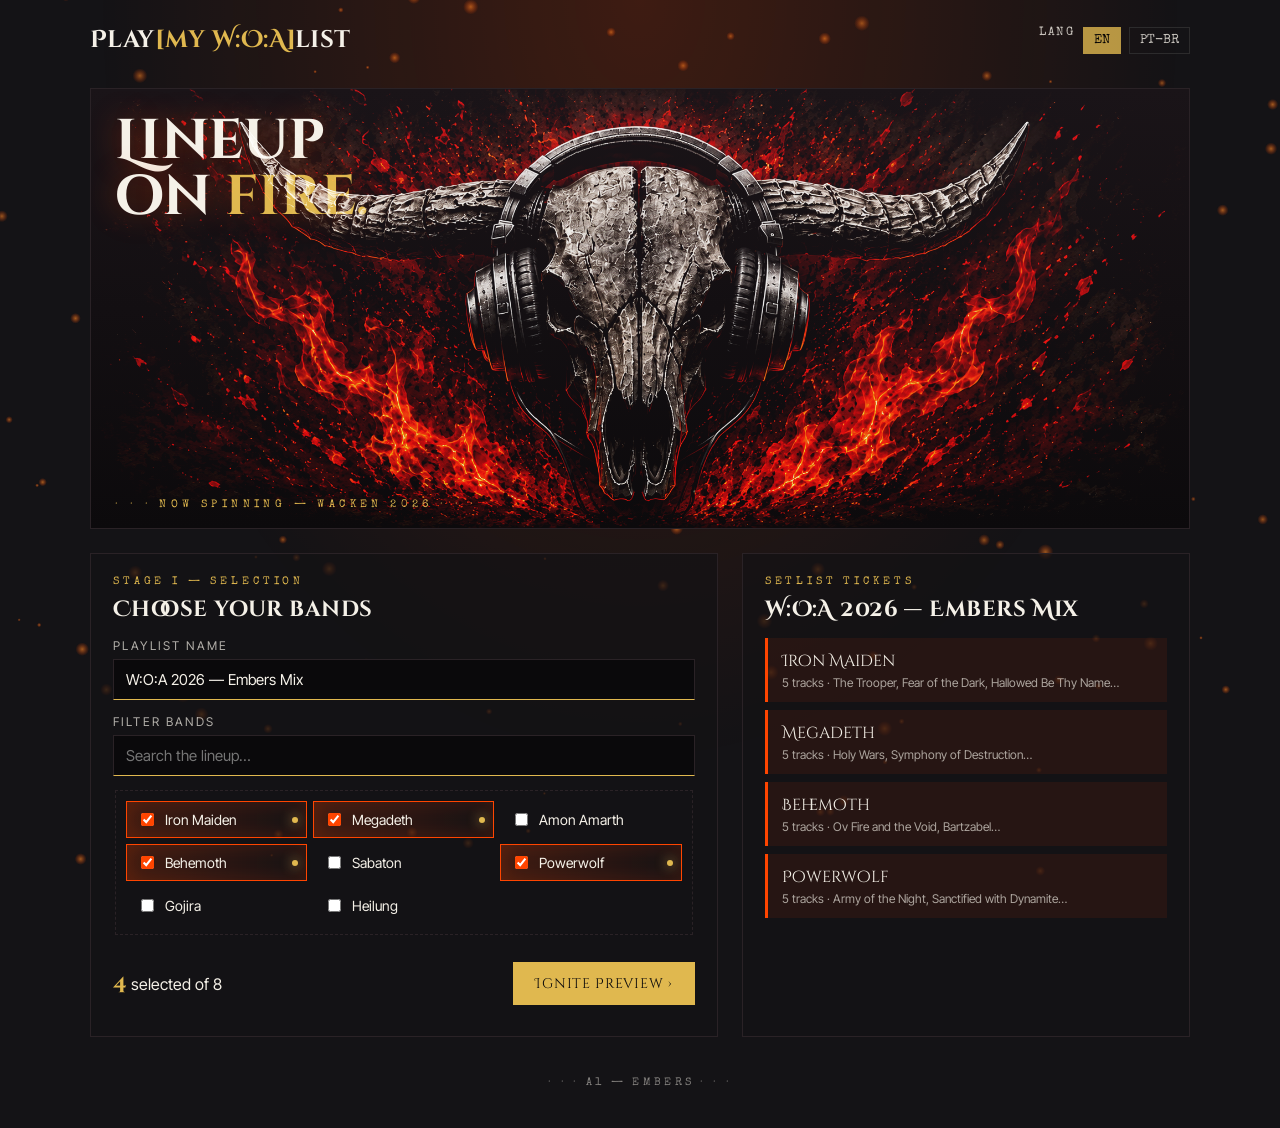
<file: design/style-explorations/a1-embers.v1.html>
<!doctype html>
<html lang="en">
<head>
<meta charset="utf-8">
<meta name="viewport" content="width=device-width,initial-scale=1">
<title>A1 — Embers · Play[my W:O:A]list</title>
<link rel="preconnect" href="https://fonts.googleapis.com">
<link rel="preconnect" href="https://fonts.gstatic.com" crossorigin>
<link href="https://fonts.googleapis.com/css2?family=Cinzel+Decorative:wght@700&family=Inter+Tight:wght@400;600;800&family=Special+Elite&display=swap" rel="stylesheet">
<style>
  :root{
    --bg:#141316; --bg2:#0a090b;
    --ember1:#ff4500; --ember2:#8b0000; --ember3:#2a0a0a;
    --gold:#e0b84f; --paper:#f5f1e8;
  }
  *{box-sizing:border-box}
  html,body{margin:0;background:var(--bg);color:var(--paper);font-family:'Inter Tight',sans-serif;-webkit-font-smoothing:antialiased}
  a{color:inherit}
  canvas#embers{position:fixed;inset:0;width:100%;height:100%;z-index:0;pointer-events:none}
  body::before{content:"";position:fixed;inset:0;background:radial-gradient(ellipse at 50% 0%, rgba(255,69,0,.18), transparent 60%);z-index:1;pointer-events:none}
  .wrap{position:relative;z-index:2;max-width:1180px;margin:0 auto;padding:24px clamp(16px,4vw,40px)}
  header{display:flex;justify-content:space-between;align-items:center;gap:16px}
  .lockup{font-family:'Cinzel Decorative',serif;font-weight:700;font-size:clamp(18px,2.2vw,24px);letter-spacing:.02em}
  .lockup em{color:var(--gold);font-style:normal}
  .lang{display:flex;gap:8px;font-family:'Special Elite';font-size:12px;letter-spacing:.15em;text-transform:uppercase;opacity:.8}
  .lang button{background:transparent;border:1px solid #333;color:var(--paper);padding:6px 10px;font-family:inherit;cursor:pointer}
  .lang button.on{background:var(--gold);color:#000;border-color:var(--gold)}

  .hero{margin:32px 0 24px;position:relative;border:1px solid #2a2226;background:linear-gradient(180deg,#1a1418 0%, #0c0a0c 100%);overflow:hidden}
  .hero img{width:100%;display:block;mix-blend-mode:screen;opacity:.92;filter:contrast(1.05) saturate(1.1)}
  .hero .stage-call{position:absolute;left:24px;bottom:18px;font-family:'Special Elite';letter-spacing:.4em;color:var(--gold);font-size:11px}
  .hero h1{position:absolute;left:24px;top:24px;margin:0;font-family:'Cinzel Decorative',serif;font-size:clamp(28px,5vw,56px);line-height:1;text-shadow:0 0 30px rgba(255,69,0,.45)}
  .hero h1 em{color:var(--gold);font-style:normal}

  .grid{display:grid;grid-template-columns:1.4fr 1fr;gap:24px}
  @media (max-width:860px){.grid{grid-template-columns:1fr}}

  .card{background:rgba(20,19,22,.72);backdrop-filter:blur(6px);border:1px solid #2a2226;padding:22px}
  .eyebrow{font-family:'Special Elite';letter-spacing:.35em;text-transform:uppercase;font-size:11px;color:var(--gold);margin:0 0 8px}
  h2{font-family:'Cinzel Decorative',serif;margin:0 0 14px;font-size:22px;letter-spacing:.02em}
  label.field{display:block;margin:14px 0}
  label.field span{display:block;font-size:12px;letter-spacing:.18em;text-transform:uppercase;opacity:.7;margin-bottom:6px}
  label.field input{width:100%;background:#0a090b;border:1px solid #2a2226;border-bottom:1px solid var(--gold);color:var(--paper);padding:10px 12px;font-family:inherit;font-size:15px}

  .bands{display:grid;grid-template-columns:repeat(auto-fill,minmax(170px,1fr));gap:6px;border:1px dashed #2a2226;padding:10px;margin-top:8px}
  .band{position:relative;display:flex;align-items:center;gap:8px;padding:8px 10px;cursor:pointer;font-size:14px;border:1px solid transparent;transition:.2s}
  .band input{accent-color:var(--ember1)}
  .band:hover{border-color:#3a2e2e;background:rgba(255,69,0,.06)}
  .band.on{border-color:var(--ember1);background:linear-gradient(90deg,rgba(255,69,0,.18),transparent);box-shadow:inset 0 0 22px rgba(255,69,0,.18)}
  .band.on::after{content:"";position:absolute;right:8px;top:50%;width:6px;height:6px;background:var(--gold);border-radius:50%;box-shadow:0 0 12px var(--gold);transform:translateY(-50%)}

  .actions{margin-top:18px;display:flex;justify-content:space-between;align-items:center;gap:12px;flex-wrap:wrap}
  .count strong{color:var(--gold);font-size:22px;font-family:'Cinzel Decorative',serif}
  .cta{background:var(--gold);color:#0a090b;border:0;padding:12px 22px;font-family:'Cinzel Decorative',serif;letter-spacing:.05em;font-size:14px;cursor:pointer;box-shadow:0 0 0 0 rgba(224,184,79,.6)}
  .cta:hover{box-shadow:0 0 28px 4px rgba(224,184,79,.45)}

  .ticket{padding:12px 14px;border-left:3px solid var(--ember1);background:rgba(255,69,0,.08);margin-bottom:8px}
  .ticket .b{font-family:'Cinzel Decorative',serif;font-size:16px}
  .ticket .t{font-size:12px;opacity:.65;margin-top:3px}

  footer{margin:40px 0 16px;text-align:center;font-family:'Special Elite';font-size:11px;opacity:.5;letter-spacing:.3em}
</style>
</head>
<body>
<canvas id="embers"></canvas>
<div class="wrap">
  <header>
    <div class="lockup">Play<em>[my W:O:A]</em>list</div>
    <div class="lang"><span>Lang</span><button class="on">EN</button><button>PT-BR</button></div>
  </header>

  <section class="hero">
    <h1>Lineup<br>on <em>fire.</em></h1>
    <img src="../../wacken_playlist/static/images/banner.png" alt="Bull skull with headphones">
    <div class="stage-call">· · · NOW SPINNING — WACKEN 2026 · · ·</div>
  </section>

  <section class="grid">
    <div class="card">
      <p class="eyebrow">Stage I — Selection</p>
      <h2>Choose your bands</h2>

      <label class="field"><span>Playlist name</span><input value="W:O:A 2026 — Embers Mix"></label>
      <label class="field"><span>Filter bands</span><input placeholder="Search the lineup…"></label>

      <fieldset class="bands" style="border-color:#2a2226">
        <label class="band on"><input type="checkbox" checked> Iron Maiden</label>
        <label class="band on"><input type="checkbox" checked> Megadeth</label>
        <label class="band"><input type="checkbox"> Amon Amarth</label>
        <label class="band on"><input type="checkbox" checked> Behemoth</label>
        <label class="band"><input type="checkbox"> Sabaton</label>
        <label class="band on"><input type="checkbox" checked> Powerwolf</label>
        <label class="band"><input type="checkbox"> Gojira</label>
        <label class="band"><input type="checkbox"> Heilung</label>
      </fieldset>

      <div class="actions">
        <p class="count"><strong>4</strong> selected of 8</p>
        <button class="cta">Ignite Preview ›</button>
      </div>
    </div>

    <aside class="card">
      <p class="eyebrow">Setlist Tickets</p>
      <h2>W:O:A 2026 — Embers Mix</h2>
      <div class="ticket"><div class="b">Iron Maiden</div><div class="t">5 tracks · The Trooper, Fear of the Dark, Hallowed Be Thy Name…</div></div>
      <div class="ticket"><div class="b">Megadeth</div><div class="t">5 tracks · Holy Wars, Symphony of Destruction…</div></div>
      <div class="ticket"><div class="b">Behemoth</div><div class="t">5 tracks · Ov Fire and the Void, Bartzabel…</div></div>
      <div class="ticket"><div class="b">Powerwolf</div><div class="t">5 tracks · Army of the Night, Sanctified with Dynamite…</div></div>
    </aside>
  </section>

  <footer>· · · A1 — EMBERS · · ·</footer>
</div>

<script>
  // Lightweight ember particles. Respects prefers-reduced-motion.
  const c = document.getElementById('embers');
  const reduce = window.matchMedia('(prefers-reduced-motion: reduce)').matches;
  const ctx = c.getContext('2d');
  let w, h, particles=[];
  function resize(){w=c.width=innerWidth;h=c.height=innerHeight}
  function spawn(){return{x:Math.random()*w,y:h+10,vx:(Math.random()-.5)*.4,vy:-Math.random()*1.2-.4,r:Math.random()*1.6+.4,life:Math.random()*200+120,age:0}}
  resize(); addEventListener('resize',resize);
  for(let i=0;i<140;i++){const p=spawn();p.y=Math.random()*h;particles.push(p)}
  function tick(){
    ctx.clearRect(0,0,w,h);
    for(const p of particles){
      p.x+=p.vx;p.y+=p.vy;p.age++;
      if(p.age>p.life||p.y<-10){Object.assign(p,spawn())}
      const a=1-p.age/p.life;
      const grad=ctx.createRadialGradient(p.x,p.y,0,p.x,p.y,p.r*4);
      grad.addColorStop(0,`rgba(255,140,40,${.7*a})`);
      grad.addColorStop(1,'rgba(255,69,0,0)');
      ctx.fillStyle=grad;
      ctx.beginPath();ctx.arc(p.x,p.y,p.r*4,0,Math.PI*2);ctx.fill();
    }
    if(!reduce) requestAnimationFrame(tick);
  }
  tick();
</script>
</body>
</html>
</file>
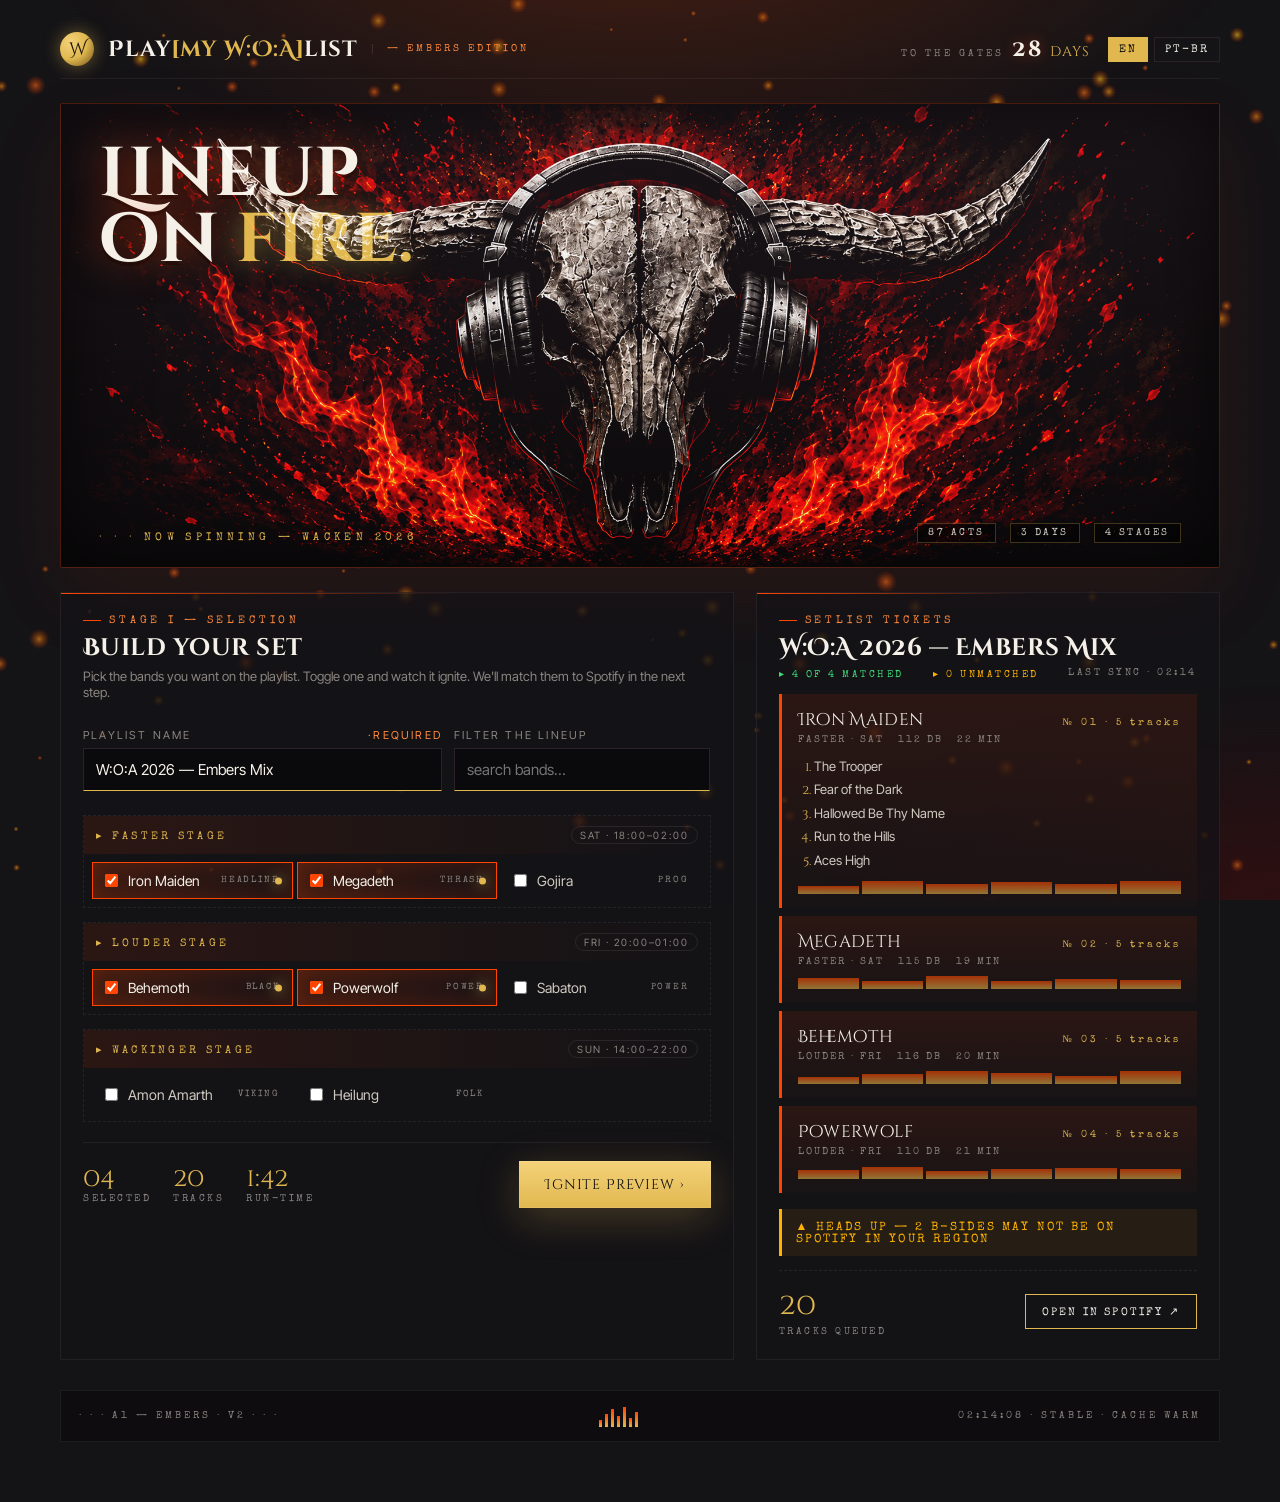
<file: design/style-explorations/a1-embers.v2.html>
<!doctype html>
<html lang="en">
<head>
<meta charset="utf-8">
<meta name="viewport" content="width=device-width,initial-scale=1">
<title>A1 — Embers (v2) · Play[my W:O:A]list</title>
<link rel="preconnect" href="https://fonts.googleapis.com">
<link rel="preconnect" href="https://fonts.gstatic.com" crossorigin>
<link href="https://fonts.googleapis.com/css2?family=Cinzel+Decorative:wght@700&family=Inter+Tight:wght@400;500;600;800&family=Special+Elite&display=swap" rel="stylesheet">
<style>
  :root{
    --bg:#141316; --bg2:#0a090b; --bg3:#1a1418;
    --ember1:#ff4500; --ember2:#ff8a3d; --ember3:#8b0000;
    --gold:#e0b84f; --gold2:#f5d27a;
    --paper:#f5f1e8; --muted:#8a8580;
    --warn:#ffb300; --ok:#3fdc7a;
  }
  *{box-sizing:border-box}
  html,body{margin:0;background:var(--bg);color:var(--paper);font-family:'Inter Tight',sans-serif;-webkit-font-smoothing:antialiased;overflow-x:hidden}
  a{color:inherit}

  /* ───────── Atmosphere layers ───────── */
  canvas#embers{position:fixed;inset:0;width:100%;height:100%;z-index:0;pointer-events:none}
  body::before{content:"";position:fixed;inset:0;background:
    radial-gradient(ellipse 80% 50% at 50% -10%, rgba(255,69,0,.22), transparent 60%),
    radial-gradient(ellipse 60% 40% at 100% 100%, rgba(139,0,0,.22), transparent 60%);
    z-index:1;pointer-events:none}
  body::after{content:"";position:fixed;inset:0;background:
    repeating-linear-gradient(0deg, rgba(255,255,255,.012) 0 1px, transparent 1px 3px);
    z-index:1;pointer-events:none;mix-blend-mode:overlay}

  .wrap{position:relative;z-index:2;max-width:1240px;margin:0 auto;padding:20px clamp(16px,4vw,40px) 60px}

  /* ───────── Header ───────── */
  header{display:flex;justify-content:space-between;align-items:center;gap:16px;padding:12px 0;border-bottom:1px solid rgba(255,255,255,.06)}
  .lockup{display:flex;align-items:center;gap:14px}
  .lockup .mark{width:34px;height:34px;border-radius:50%;background:radial-gradient(circle at 30% 30%, var(--gold2), var(--gold) 50%, #6b4f1a);box-shadow:0 0 18px rgba(224,184,79,.45);position:relative}
  .lockup .mark::after{content:"W";position:absolute;inset:0;display:flex;align-items:center;justify-content:center;font-family:'Cinzel Decorative',serif;color:#1a1208;font-size:18px}
  .lockup .name{font-family:'Cinzel Decorative',serif;font-weight:700;font-size:clamp(18px,2.2vw,22px);letter-spacing:.04em}
  .lockup .name em{color:var(--gold);font-style:normal}
  .lockup .badge{font-family:'Special Elite';font-size:10px;letter-spacing:.3em;color:var(--ember2);text-transform:uppercase;border-left:1px solid rgba(255,255,255,.1);padding-left:14px}

  .toolbar{display:flex;align-items:center;gap:18px}
  .countdown{font-family:'Cinzel Decorative',serif;font-size:14px;color:var(--gold);letter-spacing:.08em;display:flex;align-items:baseline;gap:8px}
  .countdown b{font-size:22px;color:var(--paper);text-shadow:0 0 14px rgba(255,69,0,.4)}
  .countdown small{font-family:'Special Elite';font-size:10px;letter-spacing:.3em;color:var(--muted);text-transform:uppercase}
  .lang{display:flex;gap:6px;font-family:'Special Elite';font-size:11px;letter-spacing:.18em;text-transform:uppercase}
  .lang button{background:transparent;border:1px solid #2a2226;color:var(--paper);padding:6px 10px;font:inherit;letter-spacing:inherit;cursor:pointer;transition:.2s}
  .lang button.on{background:var(--gold);color:#000;border-color:var(--gold)}
  .lang button:hover:not(.on){border-color:var(--gold)}

  /* ───────── Hero ───────── */
  .hero{margin:24px 0;position:relative;border:1px solid rgba(255,69,0,.25);background:linear-gradient(180deg, #1a1418 0%, #0c0a0c 100%);overflow:hidden;border-radius:2px;
    box-shadow:0 30px 80px rgba(255,69,0,.08), inset 0 0 80px rgba(0,0,0,.6)}
  .hero img{width:100%;display:block;mix-blend-mode:screen;opacity:.95;filter:contrast(1.08) saturate(1.15)}
  .hero h1{position:absolute;left:clamp(20px,3vw,40px);top:clamp(20px,3vw,40px);margin:0;font-family:'Cinzel Decorative',serif;font-size:clamp(32px,5.4vw,72px);line-height:.95;text-shadow:0 0 40px rgba(255,69,0,.55), 0 4px 0 rgba(0,0,0,.4);max-width:62%}
  .hero h1 em{color:var(--gold);font-style:normal;text-shadow:0 0 28px rgba(224,184,79,.65)}
  .hero .stage-call{position:absolute;left:clamp(20px,3vw,40px);bottom:clamp(16px,2vw,24px);font-family:'Special Elite';letter-spacing:.4em;color:var(--gold);font-size:11px}
  .hero .meta-strip{position:absolute;right:clamp(20px,3vw,40px);bottom:clamp(16px,2vw,24px);display:flex;gap:14px;font-family:'Special Elite';font-size:10px;letter-spacing:.25em;color:var(--paper);text-transform:uppercase;opacity:.85}
  .hero .meta-strip span{padding:4px 10px;border:1px solid rgba(224,184,79,.3);background:rgba(0,0,0,.5)}

  /* ───────── Layout ───────── */
  .grid{display:grid;grid-template-columns:1.45fr 1fr;gap:22px}
  @media (max-width:920px){.grid{grid-template-columns:1fr}}

  .card{background:rgba(20,19,22,.78);backdrop-filter:blur(8px);border:1px solid rgba(255,255,255,.06);padding:22px;position:relative;overflow:hidden}
  .card::before{content:"";position:absolute;top:0;left:0;width:60%;height:1px;background:linear-gradient(90deg, var(--ember1), transparent)}
  .eyebrow{font-family:'Special Elite';letter-spacing:.35em;text-transform:uppercase;font-size:11px;color:var(--ember2);margin:0 0 6px;display:flex;align-items:center;gap:8px}
  .eyebrow::before{content:"";width:18px;height:1px;background:var(--ember1)}
  h2{font-family:'Cinzel Decorative',serif;margin:0 0 4px;font-size:24px;letter-spacing:.02em}
  .sub{margin:0 0 18px;font-size:13px;color:var(--muted)}

  /* fields */
  .field{display:block;margin:10px 0}
  .field>span{display:flex;justify-content:space-between;align-items:baseline;font-size:11px;letter-spacing:.2em;text-transform:uppercase;color:var(--muted);margin-bottom:6px}
  .field input{width:100%;background:#0a090b;border:1px solid #2a2226;border-bottom:1px solid var(--gold);color:var(--paper);padding:11px 12px;font-family:inherit;font-size:15px;outline:0;transition:.2s}
  .field input:focus{border-color:var(--ember1);box-shadow:0 0 18px rgba(255,69,0,.18)}
  .row2{display:grid;grid-template-columns:1.4fr 1fr;gap:12px}
  @media (max-width:520px){.row2{grid-template-columns:1fr}}

  /* stage groups */
  .stage-group{margin-top:14px;border:1px dashed rgba(255,255,255,.07)}
  .stage-head{display:flex;justify-content:space-between;align-items:center;padding:10px 12px;background:linear-gradient(90deg, rgba(255,69,0,.1), transparent);font-family:'Special Elite';font-size:11px;letter-spacing:.3em;text-transform:uppercase;color:var(--gold)}
  .stage-head .pill{font-family:'Inter Tight';font-size:10px;letter-spacing:.18em;color:var(--muted);background:transparent;border:1px solid rgba(255,255,255,.08);padding:2px 8px;border-radius:10px}
  .bands{display:grid;grid-template-columns:repeat(auto-fill,minmax(180px,1fr));gap:4px;padding:8px}

  .band{position:relative;display:flex;align-items:center;gap:10px;padding:9px 12px;cursor:pointer;font-size:14px;border:1px solid transparent;transition:.18s;user-select:none}
  .band input{accent-color:var(--ember1);margin:0}
  .band:hover{border-color:rgba(255,69,0,.3);background:rgba(255,69,0,.05)}
  .band.on{border-color:var(--ember1);background:linear-gradient(90deg,rgba(255,69,0,.18),rgba(255,69,0,.02));box-shadow:inset 0 0 22px rgba(255,69,0,.18)}
  .band.on .name{color:var(--paper)}
  .band .name{flex:1;color:#cfcac1}
  .band .tag{font-family:'Special Elite';font-size:9px;letter-spacing:.2em;color:var(--muted);text-transform:uppercase}
  .band.on::after{content:"";position:absolute;right:10px;top:50%;width:7px;height:7px;background:var(--gold);border-radius:50%;box-shadow:0 0 14px var(--gold);transform:translateY(-50%);animation:pulse 1.6s ease-in-out infinite}
  @keyframes pulse{0%,100%{opacity:.6}50%{opacity:1}}

  /* spark on toggle */
  .band .spark{position:absolute;inset:0;pointer-events:none;opacity:0}
  .band.flash .spark{opacity:1;animation:flash .55s ease-out}
  @keyframes flash{
    0%{box-shadow:inset 0 0 0 rgba(255,140,40,.0); background:rgba(255,140,40,.0)}
    30%{box-shadow:inset 0 0 60px rgba(255,140,40,.5); background:rgba(255,140,40,.18)}
    100%{box-shadow:inset 0 0 0 rgba(255,140,40,0); background:transparent}
  }

  /* actions */
  .actions{margin-top:20px;display:flex;justify-content:space-between;align-items:center;gap:14px;flex-wrap:wrap;padding-top:18px;border-top:1px solid rgba(255,255,255,.06)}
  .stat-row{display:flex;gap:22px}
  .stat .v{font-family:'Cinzel Decorative',serif;font-size:26px;color:var(--gold);line-height:1}
  .stat .k{font-family:'Special Elite';font-size:10px;letter-spacing:.25em;color:var(--muted);text-transform:uppercase;margin-top:2px}
  .cta{position:relative;background:linear-gradient(180deg, var(--gold2), var(--gold));color:#0a090b;border:0;padding:14px 26px;font-family:'Cinzel Decorative',serif;letter-spacing:.06em;font-size:14px;cursor:pointer;overflow:hidden;
    box-shadow:0 0 0 1px rgba(255,255,255,.1) inset, 0 10px 40px rgba(224,184,79,.25)}
  .cta::after{content:"";position:absolute;inset:0;background:linear-gradient(120deg, transparent 30%, rgba(255,255,255,.4) 50%, transparent 70%);transform:translateX(-100%);transition:transform .6s}
  .cta:hover::after{transform:translateX(100%)}
  .cta:hover{box-shadow:0 0 0 1px rgba(255,255,255,.15) inset, 0 14px 50px rgba(224,184,79,.5)}

  /* ───────── Setlist tickets (preview) ───────── */
  aside.card{display:flex;flex-direction:column}
  .preview-meta{display:flex;justify-content:space-between;font-family:'Special Elite';font-size:10px;letter-spacing:.25em;color:var(--muted);text-transform:uppercase;margin-bottom:14px}
  .preview-meta .ok{color:var(--ok)}
  .preview-meta .warn{color:var(--warn)}

  .ticket{position:relative;padding:14px 16px;background:linear-gradient(180deg, rgba(255,69,0,.1), rgba(255,69,0,.02));border-left:3px solid var(--ember1);margin-bottom:8px;cursor:pointer;transition:.2s}
  .ticket:hover{background:linear-gradient(180deg, rgba(255,69,0,.16), rgba(255,69,0,.04))}
  .ticket .top{display:flex;justify-content:space-between;align-items:baseline;gap:10px}
  .ticket .b{font-family:'Cinzel Decorative',serif;font-size:17px;letter-spacing:.02em}
  .ticket .ix{font-family:'Special Elite';font-size:10px;letter-spacing:.3em;color:var(--gold)}
  .ticket .meta{display:flex;gap:14px;font-family:'Special Elite';font-size:10px;letter-spacing:.2em;color:var(--muted);text-transform:uppercase;margin-top:4px}
  .ticket ol{margin:10px 0 0;padding:0 0 0 16px;font-size:13px;color:#cfcac1;line-height:1.8;display:none}
  .ticket.open ol{display:block}
  .ticket ol li::marker{color:var(--gold);font-family:'Cinzel Decorative'}
  .ticket .perf{margin-top:8px;display:flex;gap:3px;height:14px;align-items:end}
  .ticket .perf span{flex:1;background:linear-gradient(180deg, var(--ember1), var(--gold));opacity:.6}

  .warn-bar{margin-top:8px;padding:10px 14px;background:rgba(255,179,0,.08);border-left:3px solid var(--warn);font-size:12px;color:var(--warn);font-family:'Special Elite';letter-spacing:.18em;text-transform:uppercase}

  .summary-foot{margin-top:14px;padding-top:14px;border-top:1px dashed rgba(255,255,255,.08);display:flex;justify-content:space-between;align-items:center}
  .summary-foot .total{font-family:'Cinzel Decorative',serif;font-size:30px;color:var(--gold)}
  .summary-foot .total small{display:block;font-family:'Special Elite';font-size:10px;letter-spacing:.25em;color:var(--muted);text-transform:uppercase;margin-top:2px}
  .ghost{background:transparent;color:var(--paper);border:1px solid var(--gold);padding:10px 16px;font-family:'Special Elite';letter-spacing:.2em;font-size:11px;text-transform:uppercase;cursor:pointer}
  .ghost:hover{background:var(--gold);color:#000}

  /* ───────── Equalizer footer ───────── */
  .eq-bar{margin-top:30px;display:flex;justify-content:space-between;align-items:center;padding:14px 18px;border:1px solid rgba(255,255,255,.06);background:rgba(10,9,11,.6);font-family:'Special Elite';font-size:10px;letter-spacing:.3em;text-transform:uppercase;color:var(--muted)}
  .eq{display:flex;align-items:end;gap:3px;height:22px}
  .eq span{display:block;width:3px;background:linear-gradient(180deg, var(--ember1), var(--gold));animation:eq 1.1s ease-in-out infinite alternate}
  .eq span:nth-child(1){height:30%;animation-delay:.0s}
  .eq span:nth-child(2){height:60%;animation-delay:.1s}
  .eq span:nth-child(3){height:80%;animation-delay:.2s}
  .eq span:nth-child(4){height:50%;animation-delay:.3s}
  .eq span:nth-child(5){height:90%;animation-delay:.4s}
  .eq span:nth-child(6){height:40%;animation-delay:.5s}
  .eq span:nth-child(7){height:70%;animation-delay:.6s}
  @keyframes eq{from{transform:scaleY(.4);transform-origin:bottom}to{transform:scaleY(1);transform-origin:bottom}}
</style>
</head>
<body>
<canvas id="embers"></canvas>

<div class="wrap">

  <!-- ───────── HEADER ───────── -->
  <header>
    <div class="lockup">
      <div class="mark" aria-hidden="true"></div>
      <div>
        <div class="name">Play<em>[my W:O:A]</em>list</div>
      </div>
      <div class="badge">— Embers Edition</div>
    </div>
    <div class="toolbar">
      <div class="countdown" title="Days until Wacken Open Air 2026">
        <small>To the gates</small>
        <b id="dd">28</b>
        <span>days</span>
      </div>
      <div class="lang" role="tablist" aria-label="language">
        <button class="on">EN</button><button>PT-BR</button>
      </div>
    </div>
  </header>

  <!-- ───────── HERO ───────── -->
  <section class="hero" aria-label="hero">
    <h1>Lineup<br>on <em>fire.</em></h1>
    <img src="../../wacken_playlist/static/images/banner.png" alt="Bull skull with headphones, wreathed in flame">
    <div class="stage-call">· · · NOW SPINNING — WACKEN 2026 · · ·</div>
    <div class="meta-strip">
      <span>87 acts</span>
      <span>3 days</span>
      <span>4 stages</span>
    </div>
  </section>

  <!-- ───────── BODY ───────── -->
  <section class="grid">

    <!-- LEFT: planner -->
    <div class="card">
      <p class="eyebrow">Stage I — Selection</p>
      <h2>Build your set</h2>
      <p class="sub">Pick the bands you want on the playlist. Toggle one and watch it ignite. We'll match them to Spotify in the next step.</p>

      <div class="row2">
        <label class="field">
          <span>Playlist name <em style="font-style:normal;color:var(--ember2)">·required</em></span>
          <input value="W:O:A 2026 — Embers Mix">
        </label>
        <label class="field">
          <span>Filter the lineup</span>
          <input placeholder="search bands…">
        </label>
      </div>

      <!-- Stage groupings -->
      <div class="stage-group">
        <div class="stage-head"><span>▸ Faster Stage</span><span class="pill">Sat · 18:00–02:00</span></div>
        <div class="bands">
          <label class="band on" tabindex="0"><input type="checkbox" checked><span class="name">Iron Maiden</span><span class="tag">Headline</span><span class="spark"></span></label>
          <label class="band on" tabindex="0"><input type="checkbox" checked><span class="name">Megadeth</span><span class="tag">Thrash</span><span class="spark"></span></label>
          <label class="band" tabindex="0"><input type="checkbox"><span class="name">Gojira</span><span class="tag">Prog</span><span class="spark"></span></label>
        </div>
      </div>

      <div class="stage-group">
        <div class="stage-head"><span>▸ Louder Stage</span><span class="pill">Fri · 20:00–01:00</span></div>
        <div class="bands">
          <label class="band on" tabindex="0"><input type="checkbox" checked><span class="name">Behemoth</span><span class="tag">Black</span><span class="spark"></span></label>
          <label class="band on" tabindex="0"><input type="checkbox" checked><span class="name">Powerwolf</span><span class="tag">Power</span><span class="spark"></span></label>
          <label class="band" tabindex="0"><input type="checkbox"><span class="name">Sabaton</span><span class="tag">Power</span><span class="spark"></span></label>
        </div>
      </div>

      <div class="stage-group">
        <div class="stage-head"><span>▸ Wackinger Stage</span><span class="pill">Sun · 14:00–22:00</span></div>
        <div class="bands">
          <label class="band" tabindex="0"><input type="checkbox"><span class="name">Amon Amarth</span><span class="tag">Viking</span><span class="spark"></span></label>
          <label class="band" tabindex="0"><input type="checkbox"><span class="name">Heilung</span><span class="tag">Folk</span><span class="spark"></span></label>
        </div>
      </div>

      <div class="actions">
        <div class="stat-row">
          <div class="stat"><div class="v" id="cnt">04</div><div class="k">Selected</div></div>
          <div class="stat"><div class="v">20</div><div class="k">Tracks</div></div>
          <div class="stat"><div class="v">1:42</div><div class="k">Run-time</div></div>
        </div>
        <button class="cta" type="button">Ignite Preview ›</button>
      </div>
    </div>

    <!-- RIGHT: setlist tickets -->
    <aside class="card">
      <p class="eyebrow">Setlist Tickets</p>
      <h2>W:O:A 2026 — Embers Mix</h2>

      <div class="preview-meta">
        <span class="ok">▸ 4 of 4 matched</span>
        <span class="warn">▸ 0 unmatched</span>
        <span>last sync · 02:14</span>
      </div>

      <div class="ticket open">
        <div class="top"><span class="b">Iron Maiden</span><span class="ix">№ 01 · 5 tracks</span></div>
        <div class="meta"><span>Faster · Sat</span><span>112 dB</span><span>22 min</span></div>
        <ol>
          <li>The Trooper</li>
          <li>Fear of the Dark</li>
          <li>Hallowed Be Thy Name</li>
          <li>Run to the Hills</li>
          <li>Aces High</li>
        </ol>
        <div class="perf"><span style="height:60%"></span><span style="height:90%"></span><span style="height:75%"></span><span style="height:85%"></span><span style="height:70%"></span><span style="height:95%"></span></div>
      </div>

      <div class="ticket">
        <div class="top"><span class="b">Megadeth</span><span class="ix">№ 02 · 5 tracks</span></div>
        <div class="meta"><span>Faster · Sat</span><span>115 dB</span><span>19 min</span></div>
        <div class="perf"><span style="height:80%"></span><span style="height:55%"></span><span style="height:90%"></span><span style="height:60%"></span><span style="height:75%"></span><span style="height:65%"></span></div>
      </div>

      <div class="ticket">
        <div class="top"><span class="b">Behemoth</span><span class="ix">№ 03 · 5 tracks</span></div>
        <div class="meta"><span>Louder · Fri</span><span>116 dB</span><span>20 min</span></div>
        <div class="perf"><span style="height:50%"></span><span style="height:70%"></span><span style="height:95%"></span><span style="height:80%"></span><span style="height:60%"></span><span style="height:90%"></span></div>
      </div>

      <div class="ticket">
        <div class="top"><span class="b">Powerwolf</span><span class="ix">№ 04 · 5 tracks</span></div>
        <div class="meta"><span>Louder · Fri</span><span>110 dB</span><span>21 min</span></div>
        <div class="perf"><span style="height:65%"></span><span style="height:85%"></span><span style="height:55%"></span><span style="height:75%"></span><span style="height:80%"></span><span style="height:70%"></span></div>
      </div>

      <div class="warn-bar">▲ Heads up — 2 b-sides may not be on Spotify in your region</div>

      <div class="summary-foot">
        <div class="total">20<small>tracks queued</small></div>
        <button class="ghost">Open in Spotify ↗</button>
      </div>
    </aside>

  </section>

  <!-- ───────── EQUALIZER FOOTER ───────── -->
  <div class="eq-bar">
    <span>· · · A1 — EMBERS · v2 · · ·</span>
    <div class="eq" aria-hidden="true"><span></span><span></span><span></span><span></span><span></span><span></span><span></span></div>
    <span>02:14:08 · stable · cache warm</span>
  </div>
</div>

<script>
  // ───────── Cursor-aware ember field ─────────
  const c = document.getElementById('embers');
  const reduce = window.matchMedia('(prefers-reduced-motion: reduce)').matches;
  const ctx = c.getContext('2d');
  let w, h, particles=[], mx=-9999, my=-9999, mActive=false;
  function resize(){w=c.width=innerWidth;h=c.height=innerHeight}
  function spawn(){return{
    x:Math.random()*w, y:h+10,
    vx:(Math.random()-.5)*.5, vy:-Math.random()*1.4-.4,
    r:Math.random()*1.8+.4, life:Math.random()*220+140, age:0,
    hue:20+Math.random()*30
  }}
  resize(); addEventListener('resize',resize);
  addEventListener('pointermove', e=>{mx=e.clientX;my=e.clientY;mActive=true});
  addEventListener('pointerleave', ()=>mActive=false);

  for(let i=0;i<170;i++){const p=spawn();p.y=Math.random()*h;particles.push(p)}

  function tick(){
    ctx.clearRect(0,0,w,h);
    for(const p of particles){
      // gentle drift toward cursor
      if(mActive){
        const dx=mx-p.x, dy=my-p.y, d2=dx*dx+dy*dy;
        if(d2<40000){const f=.0006; p.vx+=dx*f; p.vy+=dy*f}
      }
      p.x+=p.vx; p.y+=p.vy; p.age++;
      p.vx*=.99; p.vy*=.995;
      if(p.age>p.life||p.y<-10){Object.assign(p,spawn())}
      const a=1-p.age/p.life;
      const grad=ctx.createRadialGradient(p.x,p.y,0,p.x,p.y,p.r*5);
      grad.addColorStop(0,`hsla(${p.hue},100%,55%,${.65*a})`);
      grad.addColorStop(1,'hsla(15,100%,40%,0)');
      ctx.fillStyle=grad;
      ctx.beginPath();ctx.arc(p.x,p.y,p.r*5,0,Math.PI*2);ctx.fill();
    }
    if(!reduce) requestAnimationFrame(tick);
  }
  tick();

  // ───────── Band toggle: spark + count ─────────
  const cntEl=document.getElementById('cnt');
  document.querySelectorAll('.band').forEach(b=>{
    b.addEventListener('click',e=>{
      // toggle visual class along with the input change
      requestAnimationFrame(()=>{
        const on=b.querySelector('input').checked;
        b.classList.toggle('on',on);
        b.classList.remove('flash'); void b.offsetWidth; b.classList.add('flash');
        const n=document.querySelectorAll('.band.on').length;
        cntEl.textContent=String(n).padStart(2,'0');
      });
    });
  });

  // ───────── Ticket expand/collapse ─────────
  document.querySelectorAll('.ticket').forEach(t=>{
    t.addEventListener('click',()=>t.classList.toggle('open'));
  });
</script>
</body>
</html>
</file>
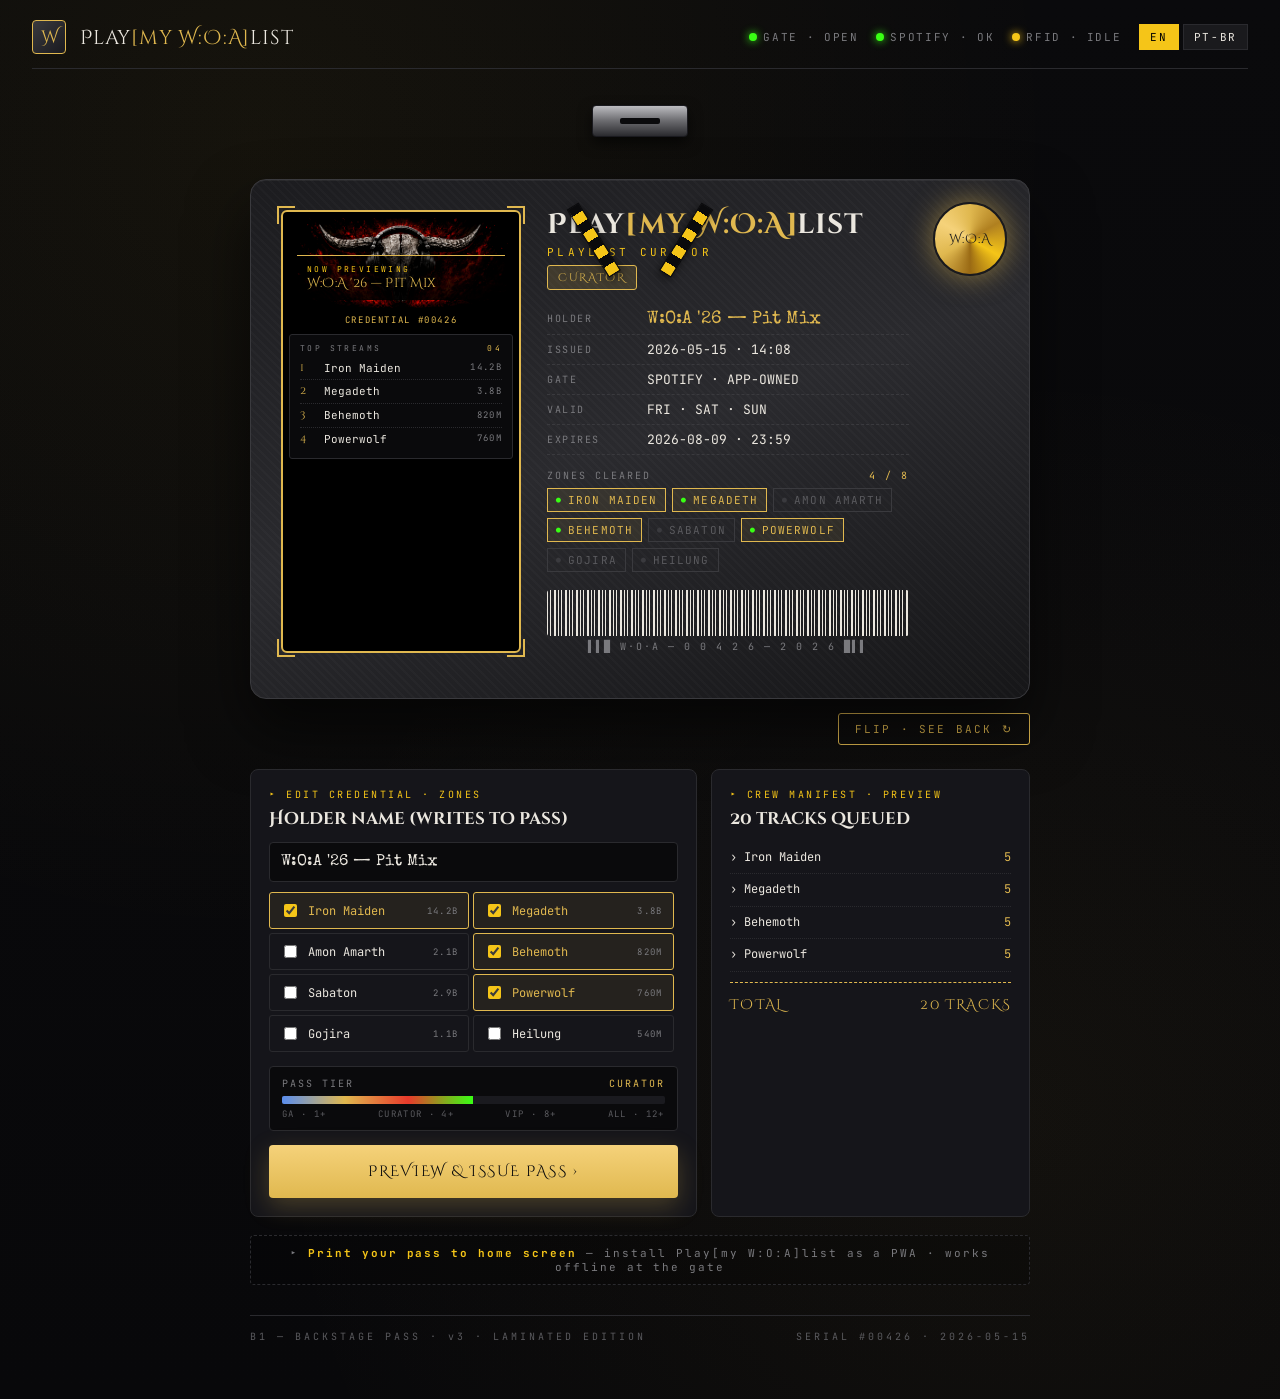
<file: design/style-explorations/b1-backstage-pass.html>
<!doctype html>
<html lang="en">
<head>
<meta charset="utf-8">
<meta name="viewport" content="width=device-width,initial-scale=1">
<title>B1 — Backstage Pass (v3) · Play[my W:O:A]list</title>
<link rel="preconnect" href="https://fonts.googleapis.com">
<link rel="preconnect" href="https://fonts.gstatic.com" crossorigin>
<link href="https://fonts.googleapis.com/css2?family=Cinzel+Decorative:wght@700&family=Inter:wght@400;600;700&family=JetBrains+Mono:wght@400;700&family=Special+Elite&display=swap" rel="stylesheet">
<!--
  v3 changes vs v2:
  - Removed the black/yellow zig-zag strips floating above the pass
  - The lanyard now consists of two hazard-stripe straps that visually CONNECT
    the clip to the upper corners of the pass
  - Photo block now hosts a live nameplate (mirrors playlist-name input,
    locks in on Preview click) + a "Top streams" strip listing the 4 most
    streamed band names from the current selection
  - Flip behaviour fixed so the front face is no longer visible from the back:
    removed transform-based animation from the holo seal (it caused the front to
    leak through the back face); each face now uses explicit backface-visibility,
    isolation, and translateZ to keep its compositing layer separate
  - Reworked layout to remove text overlap:
      • Removed the giant rotated "APPROVED" stamp that crossed the data column
      • Moved the Flip control out of the face into its own toolbar below the pass
      • Holographic seal repositioned so it never overlaps the data column
      • Tier badge moved to its own line under the role
-->
<style>
  :root{
    --bg:#0a0a0c; --panel:#15151a; --panel2:#1c1c1f; --line:#2a2a2e;
    --gold:#e0b84f; --gold2:#f5d27a; --hazard:#f5c518;
    --paper:#ebe7df; --muted:#7a7a7e;
    --ga:#5a8dee; --vip:#e0b84f; --aa:#e83a2b; --crew:#39ff14;
  }
  *{box-sizing:border-box}
  html,body{margin:0;background:var(--bg);color:var(--paper);font-family:'Inter',sans-serif;min-height:100vh;
    background-image:
      radial-gradient(circle at 20% 10%, rgba(245,197,24,.05), transparent 50%),
      radial-gradient(circle at 80% 80%, rgba(224,184,79,.05), transparent 50%),
      linear-gradient(180deg, #0a0a0c 0%, #08080a 100%);
  }
  .stage{max-width:1280px;margin:0 auto;padding:20px clamp(16px,3vw,32px) 40px;position:relative}

  /* ───────── Header ───────── */
  header{display:flex;justify-content:space-between;align-items:center;padding-bottom:14px;border-bottom:1px solid var(--line);flex-wrap:wrap;gap:14px}
  .lockup{display:flex;align-items:center;gap:14px;font-family:'JetBrains Mono'}
  .lockup .mark{width:34px;height:34px;background:linear-gradient(135deg,#3a3a3e,#1a1a1f);border:1px solid var(--gold);display:flex;align-items:center;justify-content:center;font-family:'Cinzel Decorative',serif;color:var(--gold);font-size:18px;border-radius:4px}
  .lockup .name{font-family:'Cinzel Decorative',serif;font-size:20px;letter-spacing:.04em}
  .lockup .name em{color:var(--gold);font-style:normal}
  .gate-led{display:flex;gap:18px;font-family:'JetBrains Mono';font-size:11px;letter-spacing:.15em;text-transform:uppercase;color:var(--muted);flex-wrap:wrap;align-items:center}
  .led{display:inline-flex;align-items:center;gap:6px}
  .led .dot{width:8px;height:8px;border-radius:50%;background:#333}
  .led .dot.on{background:var(--crew);box-shadow:0 0 8px var(--crew)}
  .led .dot.warn{background:var(--hazard);box-shadow:0 0 8px var(--hazard)}
  .lang{display:flex;gap:4px}
  .lang button{background:#1a1a1d;border:1px solid var(--line);color:var(--paper);padding:5px 10px;font-family:'JetBrains Mono';font-size:11px;letter-spacing:.15em;cursor:pointer}
  .lang button.on{background:var(--hazard);color:#000;border-color:var(--hazard)}

  /* ───────── Pass stage with attached lanyard ─────────
     Layout from top to bottom: clip → two diagonal straps → pass
  */
  .pass-stage{max-width:780px;margin:30px auto 0;perspective:1600px;position:relative;padding-top:80px}

  /* Clip floats above the pass; the straps emerge from beneath it */
  .clip{position:absolute;top:6px;left:50%;transform:translateX(-50%);width:96px;height:32px;
    background:linear-gradient(180deg,#bcbcc0 0%, #6a6a6e 50%, #2a2a2e 100%);
    border-radius:4px;border:1px solid #1a1a1f;box-shadow:0 6px 14px rgba(0,0,0,.6);z-index:3}
  .clip::after{content:"";position:absolute;left:50%;top:50%;transform:translate(-50%,-50%);width:40px;height:6px;background:#0a0a0c;border-radius:2px}

  /* Two angled hazard-stripe straps connecting the clip to the pass corners.
     Each strap is anchored to the top of the pass and rotated outward, so its
     opposite tip meets the clip — visually connecting the lanyard to the card. */
  .strap{position:absolute;top:34px;width:14px;height:80px;
    background:repeating-linear-gradient(0deg, var(--hazard) 0 10px, #0a0a0c 10px 20px);
    border:1px solid #0a0a0c;
    box-shadow:0 4px 8px rgba(0,0,0,.5);
    z-index:2;
    animation:strapSway 6s ease-in-out infinite}
  .strap.l{left:calc(50% - 14px);transform-origin:top center;transform:rotate(-32deg) translate(-90px, 30px)}
  .strap.r{left:calc(50% + 0px);transform-origin:top center;transform:rotate(32deg) translate(90px, 30px);animation-delay:-3s}
  @keyframes strapSway{
    0%,100%{transform-origin:top center}
    50%{filter:brightness(1.05)}
  }

  /* ───────── The pass itself ───────── */
  .pass{position:relative;width:100%;min-height:520px;transform-style:preserve-3d;transition:transform .9s cubic-bezier(.4,.2,.2,1);will-change:transform;z-index:1}
  .pass.flipped{transform:rotateY(180deg)}

  .face{position:absolute;inset:0;
    -webkit-backface-visibility:hidden; backface-visibility:hidden;
    background:linear-gradient(160deg,#1c1c1f 0%, #2a2a2e 50%, #161618 100%);
    border:1px solid #3a3a3e;border-radius:16px;padding:30px;
    box-shadow:0 30px 60px rgba(0,0,0,.6), inset 0 1px 0 rgba(255,255,255,.05);
    overflow:hidden;
    isolation:isolate;
    transform: translateZ(0);
  }
  .face::before{content:"";position:absolute;inset:0;background:repeating-linear-gradient(45deg, rgba(255,255,255,.018) 0 2px, transparent 2px 6px);pointer-events:none;z-index:0}
  .back{transform: rotateY(180deg) translateZ(0); background:linear-gradient(160deg,#161618 0%, #1c1c1f 50%, #0c0c0e 100%)}

  /* Holographic seal — kept as a non-transform animation so the back face
     compositing doesn't get pierced. Color cycle uses filter:hue-rotate(). */
  .holo{position:absolute;top:22px;right:22px;width:74px;height:74px;border-radius:50%;
    background:conic-gradient(from 0deg, #e0b84f, #b08020, #f5c518, #9a6a14, #e0b84f, #f5d27a, #e0b84f);
    box-shadow:0 0 28px rgba(224,184,79,.55);
    display:flex;align-items:center;justify-content:center;
    font-family:'Cinzel Decorative',serif;color:#1a1a1d;font-size:13px;letter-spacing:.08em;
    border:2px solid #1a1a1d;
    animation:holoHue 8s linear infinite;
    z-index:2}
  @keyframes holoHue{from{filter:hue-rotate(0deg)}to{filter:hue-rotate(360deg)}}

  /* ───────── FRONT layout ───────── */
  .pass-grid{display:grid;grid-template-columns:240px 1fr;gap:26px;position:relative;z-index:1;
    /* keep the data column clear of the holographic seal in the corner */
    padding-right:90px}
  @media (max-width:680px){.pass-grid{grid-template-columns:1fr;gap:18px;padding-right:0}}

  /* Photo block — now also hosts the live nameplate + top streams strip */
  .photo{border:2px solid var(--gold);background:#000;padding:6px;border-radius:6px;position:relative}
  .photo .img-wrap{position:relative;border-radius:3px;overflow:hidden}
  .photo img{display:block;width:100%;filter:contrast(1.1) brightness(.95)}
  .photo .cap{font-family:'JetBrains Mono';font-size:9px;letter-spacing:.18em;color:var(--gold);margin-top:6px;text-align:center;text-transform:uppercase}
  .photo .corner{position:absolute;top:-6px;left:-6px;width:18px;height:18px;border-top:2px solid var(--gold);border-left:2px solid var(--gold);z-index:2}
  .photo .corner.tr{left:auto;right:-6px;border-left:0;border-right:2px solid var(--gold)}
  .photo .corner.bl{top:auto;bottom:-6px;border-top:0;border-bottom:2px solid var(--gold)}
  .photo .corner.br{top:auto;bottom:-6px;left:auto;right:-6px;border:0;border-bottom:2px solid var(--gold);border-right:2px solid var(--gold)}

  /* Live nameplate sitting at the bottom of the photo (over the image) */
  .photo-name{position:absolute;left:8px;right:8px;bottom:8px;
    background:linear-gradient(180deg, rgba(0,0,0,.6), rgba(0,0,0,.92));
    border-top:1px solid var(--gold);padding:8px 10px 9px;
    opacity:0;transform:translateY(8px);transition:opacity .3s, transform .3s}
  .photo-name.live{opacity:1;transform:translateY(0)}
  .photo-name .small{display:block;font-family:'JetBrains Mono';font-size:8px;letter-spacing:.3em;color:var(--hazard);text-transform:uppercase}
  .photo-name .big{display:block;font-family:'Cinzel Decorative',serif;font-size:13px;color:var(--gold);letter-spacing:.04em;line-height:1.15;margin-top:2px;
    overflow:hidden;text-overflow:ellipsis;white-space:nowrap}

  /* Top streams strip BELOW the image (still inside the photo block) */
  .top-streams{margin-top:8px;padding:8px 10px;background:#0a0a0c;border:1px solid var(--line);border-radius:3px}
  .top-streams .lbl{font-family:'JetBrains Mono';font-size:8px;letter-spacing:.3em;color:var(--muted);text-transform:uppercase;margin-bottom:4px;display:flex;justify-content:space-between}
  .top-streams .lbl em{font-style:normal;color:var(--gold)}
  .top-streams ol{margin:0;padding:0;list-style:none;font-family:'JetBrains Mono';font-size:11px;color:var(--paper);line-height:1.7}
  .top-streams ol li{display:grid;grid-template-columns:18px 1fr auto;gap:6px;align-items:center;border-bottom:1px dotted #2a2a2e;padding:2px 0}
  .top-streams ol li:last-child{border-bottom:0}
  .top-streams ol li .rk{color:var(--gold);font-family:'Cinzel Decorative',serif}
  .top-streams ol li .pl{color:var(--muted);font-size:9px;letter-spacing:.15em}

  /* Data column (right side of front) */
  .data{font-family:'JetBrains Mono';font-size:13px;min-width:0}
  .data h1{font-family:'Cinzel Decorative',serif;font-size:28px;letter-spacing:.04em;margin:0 0 4px;color:var(--paper);line-height:1.1}
  .data h1 em{color:var(--gold);font-style:normal}
  .role{font-size:11px;letter-spacing:.3em;text-transform:uppercase;color:var(--hazard);margin:0 0 6px}
  .tier-badge{display:inline-block;font-family:'Cinzel Decorative',serif;letter-spacing:.15em;font-size:11px;padding:4px 10px;border-radius:3px;text-transform:uppercase;margin-bottom:14px}
  .tier-badge[data-tier="GA"]{background:rgba(90,141,238,.15);color:var(--ga);border:1px solid var(--ga)}
  .tier-badge[data-tier="CURATOR"]{background:rgba(224,184,79,.15);color:var(--gold);border:1px solid var(--gold)}
  .tier-badge[data-tier="VIP"]{background:rgba(232,58,43,.15);color:var(--aa);border:1px solid var(--aa)}
  .tier-badge[data-tier="ALL ACCESS"]{background:rgba(57,255,20,.12);color:var(--crew);border:1px solid var(--crew)}

  .row{display:grid;grid-template-columns:90px 1fr;gap:10px;padding:6px 0;border-bottom:1px dashed #3a3a3e}
  .row .k{color:#7a7a7e;letter-spacing:.15em;font-size:10px;text-transform:uppercase;align-self:center}
  .row .v{color:var(--paper);min-width:0;overflow:hidden;text-overflow:ellipsis}
  .row .v.guest{font-family:'Special Elite';color:var(--gold);font-size:18px;white-space:nowrap;overflow:hidden;text-overflow:ellipsis}

  .zones{margin-top:14px}
  .zones .label{font-size:10px;letter-spacing:.2em;text-transform:uppercase;color:#7a7a7e;margin-bottom:6px;display:flex;justify-content:space-between}
  .zones .label em{font-style:normal;color:var(--gold)}
  .chips{display:flex;flex-wrap:wrap;gap:6px}
  .chip{font-family:'JetBrains Mono';font-size:11px;padding:4px 8px;border:1px solid var(--gold);color:var(--gold);background:rgba(224,184,79,.08);letter-spacing:.1em;text-transform:uppercase;display:inline-flex;align-items:center;gap:6px}
  .chip::before{content:"●";color:var(--crew);font-size:8px}
  .chip.off{border-color:#3a3a3e;color:#5a5a5e;background:transparent}
  .chip.off::before{color:#3a3a3e}

  .barcode{margin-top:18px;height:46px;background:repeating-linear-gradient(90deg, #ebe7df 0 1px, transparent 1px 3px, #ebe7df 3px 4px, transparent 4px 7px, #ebe7df 7px 9px, transparent 9px 11px);border-radius:3px}
  .serial{font-family:'JetBrains Mono';font-size:10px;color:#7a7a7e;letter-spacing:.2em;margin-top:4px;text-align:center}

  /* BACK content — single-column header + two-column body */
  .back .back-grid{display:grid;grid-template-columns:1fr 200px;gap:26px;position:relative;z-index:1;padding-right:90px}
  @media (max-width:680px){.back .back-grid{grid-template-columns:1fr;padding-right:0}}
  .back h2{font-family:'Cinzel Decorative',serif;margin:0 0 12px;font-size:18px;color:var(--gold);letter-spacing:.04em}
  .schedule{font-family:'JetBrains Mono';font-size:11px}
  .sch-row{display:grid;grid-template-columns:74px repeat(3, 1fr);gap:4px;border-bottom:1px solid #2a2a2e;padding:6px 0;align-items:center}
  .sch-row.head{color:var(--hazard);letter-spacing:.2em;font-size:10px;text-transform:uppercase;border-color:var(--gold)}
  .sch-row .stage{color:var(--muted);letter-spacing:.15em;text-transform:uppercase;font-size:10px}
  .sch-row .slot{padding:4px 6px;background:transparent;color:#5a5a5e;border:1px dashed transparent;border-radius:3px;text-align:center;font-size:10px;overflow:hidden;text-overflow:ellipsis}
  .sch-row .slot.armed{background:rgba(57,255,20,.08);color:var(--crew);border-color:var(--crew)}
  .sch-row .slot.warn{background:rgba(245,197,24,.08);color:var(--hazard);border-color:var(--hazard)}

  .qr{width:160px;height:160px;background:
    conic-gradient(#000 0 25%, transparent 25% 50%, #000 50% 75%, transparent 75%) 0 0/14px 14px,
    repeating-linear-gradient(0deg, #ebe7df 0 2px, #000 2px 4px),
    #ebe7df;
    border:8px solid #ebe7df;border-radius:6px;position:relative;margin:0 auto}
  .qr::before,.qr::after{content:"";position:absolute;width:34px;height:34px;border:6px solid #000;background:#ebe7df}
  .qr::before{top:4px;left:4px}
  .qr::after{top:4px;right:4px}
  .qr-cap{font-family:'JetBrains Mono';font-size:9px;letter-spacing:.2em;color:var(--muted);text-align:center;margin-top:6px;text-transform:uppercase}

  .rules{margin-top:14px;font-family:'JetBrains Mono';font-size:11px;color:#9a9a9e;line-height:1.7;padding:0;list-style:none}
  .rules li{padding:3px 0;border-bottom:1px dotted #2a2a2e}
  .rules li::before{content:"§ ";color:var(--gold)}

  /* Flip toolbar — moved OUT of the pass to avoid overlapping serial/data */
  .flip-bar{max-width:780px;margin:14px auto 0;display:flex;justify-content:flex-end}
  .flip-btn{background:transparent;border:1px solid var(--gold);color:var(--gold);font-family:'JetBrains Mono';font-size:11px;letter-spacing:.2em;padding:8px 16px;cursor:pointer;border-radius:3px;text-transform:uppercase}
  .flip-btn:hover{background:var(--gold);color:#000}

  /* ───────── Controls below pass ───────── */
  .controls{max-width:780px;margin:24px auto 0;display:grid;grid-template-columns:1.4fr 1fr;gap:14px}
  @media (max-width:780px){.controls{grid-template-columns:1fr}}
  .panel{background:#15151a;border:1px solid var(--line);padding:18px;border-radius:8px;position:relative}
  .panel h3{font-family:'Cinzel Decorative',serif;margin:0 0 12px;font-size:17px}
  .panel .ey{font-family:'JetBrains Mono';font-size:10px;letter-spacing:.25em;color:var(--hazard);margin:0 0 6px;text-transform:uppercase}
  .panel input[type=text]{width:100%;background:#0a0a0c;border:1px solid var(--line);color:var(--paper);padding:11px;font-family:'Special Elite';font-size:16px;border-radius:4px;outline:0}
  .panel input[type=text]:focus{border-color:var(--gold)}
  .grid-bands{display:grid;grid-template-columns:repeat(2,1fr);gap:4px;margin-top:10px;max-height:280px;overflow-y:auto;padding-right:4px}
  .gb{display:flex;align-items:center;gap:8px;padding:8px 10px;font-family:'JetBrains Mono';font-size:12px;border:1px solid var(--line);border-radius:3px;cursor:pointer;transition:.15s}
  .gb input{accent-color:var(--hazard)}
  .gb:hover{border-color:var(--gold);background:rgba(224,184,79,.04)}
  .gb.on{border-color:var(--gold);background:rgba(224,184,79,.08);color:var(--gold)}
  .gb .stage-tag{margin-left:auto;font-size:9px;letter-spacing:.15em;color:var(--muted);text-transform:uppercase}

  .tier-meter{margin-top:14px;padding:10px 12px;background:#0a0a0c;border:1px solid var(--line);border-radius:4px}
  .tier-meter .lbl{display:flex;justify-content:space-between;font-family:'JetBrains Mono';font-size:10px;letter-spacing:.2em;color:var(--muted);text-transform:uppercase;margin-bottom:6px}
  .tier-meter .lbl em{font-style:normal;color:var(--gold)}
  .meter{height:8px;background:#1a1a1f;border-radius:2px;overflow:hidden;position:relative}
  .meter .fill{height:100%;width:50%;background:linear-gradient(90deg, var(--ga), var(--vip) 33%, var(--aa) 66%, var(--crew));transition:width .4s}
  .tier-meter .ticks{display:flex;justify-content:space-between;font-family:'JetBrains Mono';font-size:9px;letter-spacing:.15em;color:#5a5a5e;margin-top:4px;text-transform:uppercase}

  .cta{margin-top:14px;width:100%;background:linear-gradient(180deg, var(--gold2), var(--gold));color:#0a0a0c;border:0;padding:16px;font-family:'Cinzel Decorative',serif;letter-spacing:.1em;font-size:15px;border-radius:4px;cursor:pointer;box-shadow:0 8px 24px rgba(224,184,79,.25);position:relative;overflow:hidden}
  .cta::after{content:"";position:absolute;inset:0;background:linear-gradient(120deg, transparent 30%, rgba(255,255,255,.4) 50%, transparent 70%);transform:translateX(-100%);transition:transform .6s}
  .cta:hover::after{transform:translateX(100%)}

  .preview-list{font-family:'JetBrains Mono';font-size:12px;line-height:1.95;color:#bdbdb8}
  .preview-list .li{display:flex;justify-content:space-between;border-bottom:1px dotted #2a2a2e;padding:4px 0}
  .preview-list .li b{color:var(--paper);font-weight:400}
  .preview-list .li .n{color:var(--gold)}
  .preview-list .total{margin-top:10px;padding-top:8px;border-top:1px dashed var(--gold);color:var(--gold);font-family:'Cinzel Decorative',serif;font-size:14px;display:flex;justify-content:space-between;letter-spacing:.1em;text-transform:uppercase}

  .install-hint{max-width:780px;margin:18px auto 0;text-align:center;font-family:'JetBrains Mono';font-size:11px;color:#7a7a7e;letter-spacing:.18em;padding:10px 16px;border:1px dashed var(--line);border-radius:4px;background:rgba(0,0,0,.2)}
  .install-hint b{color:var(--hazard)}

  footer{margin:30px auto 16px;text-align:center;font-family:'JetBrains Mono';font-size:10px;letter-spacing:.3em;color:#5a5a5e;display:flex;justify-content:space-between;flex-wrap:wrap;gap:8px;max-width:780px;padding-top:14px;border-top:1px solid var(--line)}
</style>
</head>
<body>
<div class="stage">

  <!-- ───────── HEADER / GATE STATUS ───────── -->
  <header>
    <div class="lockup">
      <div class="mark">W</div>
      <div class="name">Play<em>[my W:O:A]</em>list</div>
    </div>
    <div class="gate-led">
      <span class="led"><span class="dot on"></span>Gate · OPEN</span>
      <span class="led"><span class="dot on"></span>Spotify · OK</span>
      <span class="led"><span class="dot warn"></span>RFID · IDLE</span>
      <span class="lang"><button class="on">EN</button><button>PT-BR</button></span>
    </div>
  </header>

  <!-- ───────── PASS with attached lanyard ───────── -->
  <div class="pass-stage">
    <div class="strap l" aria-hidden="true"></div>
    <div class="strap r" aria-hidden="true"></div>
    <div class="clip" aria-hidden="true"></div>

    <article class="pass" id="pass">

      <!-- FRONT -->
      <div class="face front">
        <div class="holo" aria-hidden="true"><span>W:O:A</span></div>

        <div class="pass-grid">

          <!-- Photo + nameplate + top streams -->
          <div class="photo">
            <span class="corner"></span><span class="corner tr"></span><span class="corner bl"></span><span class="corner br"></span>
            <div class="img-wrap">
              <img src="../../wacken_playlist/static/images/banner.png" alt="Pass photo">
              <!-- Live nameplate over the photo (mirrors playlist input) -->
              <div class="photo-name" id="photoName" aria-live="polite">
                <span class="small">Now Previewing</span>
                <span class="big" id="photoNameText"></span>
              </div>
            </div>
            <div class="cap">CREDENTIAL #00426</div>

            <!-- 4 most-streamed band names from the current selection -->
            <div class="top-streams" aria-label="Top 4 streamed bands in this selection">
              <div class="lbl"><span>Top streams</span><em id="topCount">04</em></div>
              <ol id="topList">
                <li><span class="rk">1</span><span>Iron Maiden</span><span class="pl">14.2B</span></li>
                <li><span class="rk">2</span><span>Megadeth</span><span class="pl">3.8B</span></li>
                <li><span class="rk">3</span><span>Behemoth</span><span class="pl">820M</span></li>
                <li><span class="rk">4</span><span>Powerwolf</span><span class="pl">760M</span></li>
              </ol>
            </div>
          </div>

          <!-- Data column -->
          <div class="data">
            <h1>Play<em>[my W:O:A]</em>list</h1>
            <p class="role">Playlist Curator</p>
            <span class="tier-badge" data-tier="CURATOR" id="tierBadge">CURATOR</span>

            <div class="row"><span class="k">Holder</span><span class="v guest" id="holder">W:O:A '26 — Pit Mix</span></div>
            <div class="row"><span class="k">Issued</span><span class="v">2026-05-15 · 14:08</span></div>
            <div class="row"><span class="k">Gate</span><span class="v">SPOTIFY · APP-OWNED</span></div>
            <div class="row"><span class="k">Valid</span><span class="v">FRI · SAT · SUN</span></div>
            <div class="row"><span class="k">Expires</span><span class="v">2026-08-09 · 23:59</span></div>

            <div class="zones">
              <div class="label"><span>Zones cleared</span><em><span id="zonesOn">4</span> / 8</em></div>
              <div class="chips" id="chips">
                <span class="chip" data-band="Iron Maiden">Iron Maiden</span>
                <span class="chip" data-band="Megadeth">Megadeth</span>
                <span class="chip off" data-band="Amon Amarth">Amon Amarth</span>
                <span class="chip" data-band="Behemoth">Behemoth</span>
                <span class="chip off" data-band="Sabaton">Sabaton</span>
                <span class="chip" data-band="Powerwolf">Powerwolf</span>
                <span class="chip off" data-band="Gojira">Gojira</span>
                <span class="chip off" data-band="Heilung">Heilung</span>
              </div>
            </div>

            <div class="barcode"></div>
            <div class="serial">▌▌█  W·O·A — 0 0 4 2 6 — 2 0 2 6  █▌▌</div>
          </div>
        </div>
      </div>

      <!-- BACK -->
      <div class="face back">
        <div class="back-grid">
          <div>
            <h2>Schedule · Stage map</h2>
            <div class="schedule">
              <div class="sch-row head"><span></span><span>Fri</span><span>Sat</span><span>Sun</span></div>
              <div class="sch-row"><span class="stage">Faster</span><span class="slot">—</span><span class="slot armed">Maiden · Megadeth</span><span class="slot">—</span></div>
              <div class="sch-row"><span class="stage">Louder</span><span class="slot armed">Behemoth · Powerwolf</span><span class="slot warn">Sabaton</span><span class="slot">—</span></div>
              <div class="sch-row"><span class="stage">Wackinger</span><span class="slot">—</span><span class="slot warn">Amon Amarth</span><span class="slot warn">Heilung</span></div>
              <div class="sch-row"><span class="stage">Bullhead</span><span class="slot">—</span><span class="slot">—</span><span class="slot warn">Gojira</span></div>
            </div>

            <h2 style="margin-top:20px">Pass Rules</h2>
            <ul class="rules">
              <li>Curator tier unlocks 4–7 bands · 20–35 tracks</li>
              <li>VIP tier unlocks at 8+ bands · adds shuffle &amp; export</li>
              <li>Pass is non-transferable; tied to playlist serial</li>
              <li>Spotify app-owned mode · personal-mode in v2</li>
              <li>Region restrictions may hide certain b-sides</li>
            </ul>
          </div>
          <div>
            <h2>Tap to enter</h2>
            <div class="qr"></div>
            <div class="qr-cap">SCAN · GATE · #00426</div>
            <ul class="rules" style="margin-top:18px">
              <li>RFID synced</li>
              <li>Last seen · gate.04</li>
              <li>Status · IDLE</li>
            </ul>
          </div>
        </div>
      </div>

    </article>
  </div>

  <!-- Flip control lives outside the pass so it never overlaps the serial/QR -->
  <div class="flip-bar">
    <button class="flip-btn" type="button" id="flipBtn">Flip · See back ↻</button>
  </div>

  <!-- ───────── CONTROLS ───────── -->
  <div class="controls">
    <div class="panel">
      <p class="ey">▸ Edit credential · zones</p>
      <h3>Holder name (writes to pass)</h3>
      <input type="text" id="holderInput" value="W:O:A '26 — Pit Mix">

      <div class="grid-bands" id="bandList">
        <label class="gb on" data-band="Iron Maiden" data-streams="14200"><input type="checkbox" checked>Iron Maiden<span class="stage-tag">14.2B</span></label>
        <label class="gb on" data-band="Megadeth" data-streams="3800"><input type="checkbox" checked>Megadeth<span class="stage-tag">3.8B</span></label>
        <label class="gb" data-band="Amon Amarth" data-streams="2100"><input type="checkbox">Amon Amarth<span class="stage-tag">2.1B</span></label>
        <label class="gb on" data-band="Behemoth" data-streams="820"><input type="checkbox" checked>Behemoth<span class="stage-tag">820M</span></label>
        <label class="gb" data-band="Sabaton" data-streams="2900"><input type="checkbox">Sabaton<span class="stage-tag">2.9B</span></label>
        <label class="gb on" data-band="Powerwolf" data-streams="760"><input type="checkbox" checked>Powerwolf<span class="stage-tag">760M</span></label>
        <label class="gb" data-band="Gojira" data-streams="1100"><input type="checkbox">Gojira<span class="stage-tag">1.1B</span></label>
        <label class="gb" data-band="Heilung" data-streams="540"><input type="checkbox">Heilung<span class="stage-tag">540M</span></label>
      </div>

      <div class="tier-meter">
        <div class="lbl"><span>Pass tier</span><em id="tierLabel">CURATOR</em></div>
        <div class="meter"><div class="fill" id="meterFill"></div></div>
        <div class="ticks"><span>GA · 1+</span><span>Curator · 4+</span><span>VIP · 8+</span><span>All · 12+</span></div>
      </div>

      <button class="cta" type="button" id="previewBtn">PREVIEW &amp; ISSUE PASS ›</button>
    </div>

    <div class="panel">
      <p class="ey">▸ Crew manifest · preview</p>
      <h3 id="trkTotal">20 tracks queued</h3>
      <div class="preview-list" id="previewList">
        <div class="li"><b>› Iron Maiden</b><span class="n">5</span></div>
        <div class="li"><b>› Megadeth</b><span class="n">5</span></div>
        <div class="li"><b>› Behemoth</b><span class="n">5</span></div>
        <div class="li"><b>› Powerwolf</b><span class="n">5</span></div>
        <div class="total"><span>Total</span><span>20 tracks</span></div>
      </div>
    </div>
  </div>

  <p class="install-hint">▸ <b>Print your pass to home screen</b> — install Play[my W:O:A]list as a PWA · works offline at the gate</p>

  <footer>
    <span>B1 — BACKSTAGE PASS · v3 · LAMINATED EDITION</span>
    <span>SERIAL #00426 · 2026-05-15</span>
  </footer>
</div>

<script>
  // ───────── Flip the pass ─────────
  document.getElementById('flipBtn').addEventListener('click', e=>{
    const pass=document.getElementById('pass');
    pass.classList.toggle('flipped');
    e.currentTarget.textContent = pass.classList.contains('flipped')
      ? '← Flip back · Front'
      : 'Flip · See back ↻';
  });

  // ───────── Holder name → writes to pass + photo nameplate ─────────
  const holderInput=document.getElementById('holderInput');
  const holderOut  =document.getElementById('holder');
  const photoName  =document.getElementById('photoName');
  const photoNameTx=document.getElementById('photoNameText');

  function softUpdateName(){
    const v=holderInput.value.trim();
    holderOut.textContent = v || 'W:O:A — UNTITLED';
    photoNameTx.textContent = v;
    if(v) photoName.classList.add('live'); else photoName.classList.remove('live');
  }
  holderInput.addEventListener('input', softUpdateName);

  // ───────── Bands → chips, tier, top-streams, preview ─────────
  const tierBadge=document.getElementById('tierBadge');
  const tierLabel=document.getElementById('tierLabel');
  const meterFill=document.getElementById('meterFill');
  const zonesOn=document.getElementById('zonesOn');
  const trkTotal=document.getElementById('trkTotal');
  const previewList=document.getElementById('previewList');
  const topList=document.getElementById('topList');
  const topCount=document.getElementById('topCount');
  const previewBtn=document.getElementById('previewBtn');
  const tracksPerBand = 5;

  function tierFor(n){
    if(n>=12) return {name:'ALL ACCESS', pct:100};
    if(n>=8)  return {name:'VIP',        pct:75};
    if(n>=4)  return {name:'CURATOR',    pct:50};
    if(n>=1)  return {name:'GA',         pct:25};
    return {name:'GA', pct:8};
  }

  function fmtStreams(m){
    // input is in millions
    if(m>=1000) return (m/1000).toFixed(1).replace(/\.0$/,'')+'B';
    return m+'M';
  }

  function refresh(){
    const onLabels=[...document.querySelectorAll('#bandList .gb.on')];
    const items=onLabels.map(l=>({name:l.dataset.band, streams:+l.dataset.streams}));
    const n=items.length;

    // chips on the pass
    const onNames=items.map(i=>i.name);
    document.querySelectorAll('#chips .chip').forEach(c=>{
      c.classList.toggle('off', !onNames.includes(c.dataset.band));
    });
    zonesOn.textContent=n;

    // tier
    const t=tierFor(n);
    tierBadge.textContent=t.name; tierBadge.dataset.tier=t.name;
    tierLabel.textContent=t.name;
    meterFill.style.width=t.pct+'%';

    // top 4 most streamed from selection
    const top4=[...items].sort((a,b)=>b.streams-a.streams).slice(0,4);
    topCount.textContent = String(Math.min(n,4)).padStart(2,'0');
    topList.innerHTML = top4.length
      ? top4.map((b,i)=>`<li><span class="rk">${i+1}</span><span>${b.name}</span><span class="pl">${fmtStreams(b.streams)}</span></li>`).join('')
      : `<li style="color:var(--muted);grid-template-columns:1fr"><span>— no bands selected —</span></li>`;

    // preview list
    previewList.innerHTML = items.map(b=>`<div class="li"><b>› ${b.name}</b><span class="n">${tracksPerBand}</span></div>`).join('')
      + `<div class="total"><span>Total</span><span>${n*tracksPerBand} tracks</span></div>`;
    trkTotal.textContent = `${n*tracksPerBand} tracks queued`;
  }

  document.querySelectorAll('#bandList .gb').forEach(l=>{
    l.addEventListener('click', ()=>{
      requestAnimationFrame(()=>{
        l.classList.toggle('on', l.querySelector('input').checked);
        refresh();
      });
    });
  });

  // Preview button = lock the playlist name onto the pass
  previewBtn.addEventListener('click', ()=>{
    const v=holderInput.value.trim() || 'Untitled Mix';
    photoNameTx.textContent=v;
    holderOut.textContent=v;
    photoName.classList.remove('live');
    void photoName.offsetWidth;
    photoName.classList.add('live');
  });

  // initial paint
  softUpdateName();
  refresh();
</script>
</body>
</html>
</file>
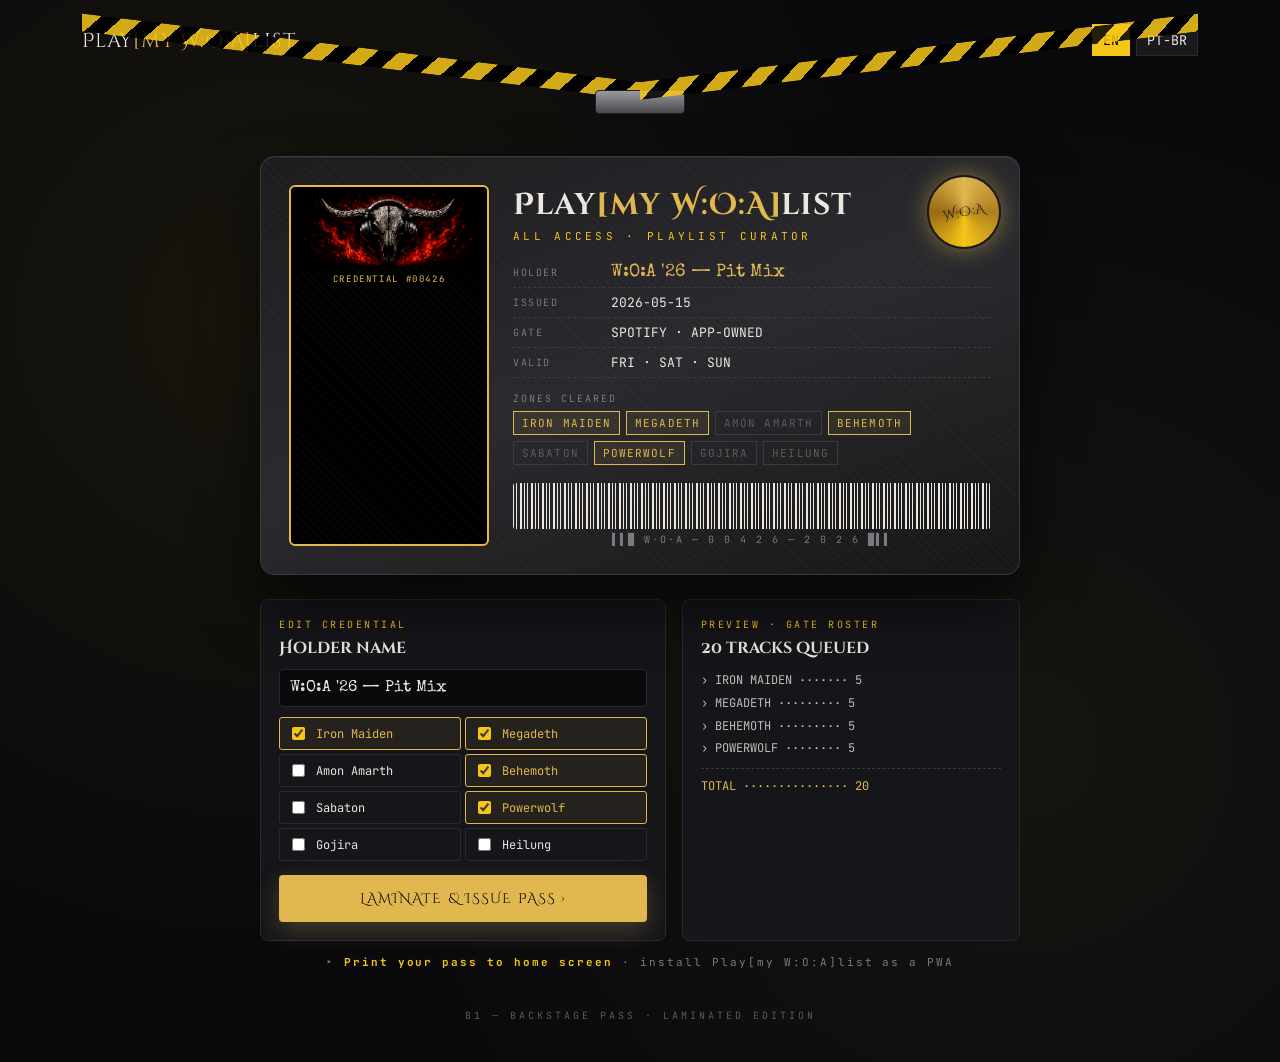
<file: design/style-explorations/b1-backstage-pass.v1.html>
<!doctype html>
<html lang="en">
<head>
<meta charset="utf-8">
<meta name="viewport" content="width=device-width,initial-scale=1">
<title>B1 — Backstage Pass · Play[my W:O:A]list</title>
<link rel="preconnect" href="https://fonts.googleapis.com">
<link rel="preconnect" href="https://fonts.gstatic.com" crossorigin>
<link href="https://fonts.googleapis.com/css2?family=Cinzel+Decorative:wght@700&family=Inter:wght@400;700&family=JetBrains+Mono:wght@400;700&family=Special+Elite&display=swap" rel="stylesheet">
<style>
  :root{--bg:#141316;--metal1:#3a3a3e;--metal2:#1c1c1f;--gold:#e0b84f;--hazard:#f5c518;--paper:#ebe7df}
  *{box-sizing:border-box}
  html,body{margin:0;background:#0a0a0c;color:var(--paper);font-family:'Inter',sans-serif;min-height:100vh;
    background-image:
      radial-gradient(circle at 20% 30%, rgba(245,197,24,.06), transparent 50%),
      radial-gradient(circle at 80% 70%, rgba(224,184,79,.06), transparent 50%);
  }
  .stage{max-width:1180px;margin:0 auto;padding:24px clamp(16px,3vw,32px);position:relative}
  header{display:flex;justify-content:space-between;align-items:center;margin-bottom:20px;font-family:'JetBrains Mono'}
  .lockup{font-family:'Cinzel Decorative',serif;font-size:20px;letter-spacing:.04em}
  .lockup em{color:var(--gold);font-style:normal}
  .lang{display:flex;gap:6px;font-size:11px;letter-spacing:.15em}
  .lang button{background:#1a1a1d;border:1px solid #2a2a2e;color:var(--paper);padding:6px 10px;font-family:inherit;cursor:pointer}
  .lang button.on{background:var(--hazard);color:#000;border-color:var(--hazard)}

  /* lanyard */
  .lanyard{display:flex;justify-content:center;margin-bottom:0;height:80px;position:relative}
  .lanyard::before,.lanyard::after{content:"";flex:1;background:repeating-linear-gradient(135deg, var(--hazard) 0 14px, #000 14px 28px);clip-path:polygon(0 0,100% 0,100% 100%,0 100%);opacity:.85;height:18px;align-self:flex-start;margin-top:6px}
  .lanyard::before{transform:skewY(7deg);transform-origin:right top}
  .lanyard::after{transform:skewY(-7deg);transform-origin:left top}
  .clip{position:absolute;left:50%;top:14px;transform:translateX(-50%);width:90px;height:24px;background:linear-gradient(180deg,#9a9a9e,#4a4a4e);border-radius:4px;border:1px solid #222}

  .pass{max-width:760px;margin:0 auto;background:linear-gradient(160deg,#1c1c1f 0%, #2a2a2e 50%, #161618 100%);border:1px solid #3a3a3e;border-radius:14px;padding:28px;box-shadow:0 30px 60px rgba(0,0,0,.6), inset 0 1px 0 rgba(255,255,255,.05);position:relative;overflow:hidden}
  .pass::before{content:"";position:absolute;inset:0;background:repeating-linear-gradient(45deg, rgba(255,255,255,.015) 0 2px, transparent 2px 6px);pointer-events:none}
  .holo{position:absolute;top:18px;right:18px;width:74px;height:74px;border-radius:50%;background:conic-gradient(from 0deg,#e0b84f,#b08020,#f5c518,#9a6a14,#e0b84f);box-shadow:0 0 22px rgba(224,184,79,.5);display:flex;align-items:center;justify-content:center;font-family:'Cinzel Decorative',serif;color:#1a1a1d;font-size:13px;letter-spacing:.08em;border:2px solid #1a1a1d}
  .holo span{transform:rotate(-12deg)}

  .pass-grid{display:grid;grid-template-columns:200px 1fr;gap:24px}
  @media (max-width:680px){.pass-grid{grid-template-columns:1fr;gap:16px}}
  .photo{border:2px solid var(--gold);background:#000;padding:6px;border-radius:6px}
  .photo img{display:block;width:100%;filter:contrast(1.1) brightness(.95);border-radius:3px}
  .photo .cap{font-family:'JetBrains Mono';font-size:9px;letter-spacing:.18em;color:var(--gold);margin-top:6px;text-align:center;text-transform:uppercase}

  .data{font-family:'JetBrains Mono';font-size:13px}
  .data h1{font-family:'Cinzel Decorative',serif;font-size:30px;letter-spacing:.04em;margin:0 0 4px;color:var(--paper)}
  .data h1 em{color:var(--gold);font-style:normal}
  .role{font-size:11px;letter-spacing:.3em;text-transform:uppercase;color:var(--hazard);margin-bottom:14px}
  .row{display:grid;grid-template-columns:90px 1fr;gap:8px;padding:6px 0;border-bottom:1px dashed #3a3a3e}
  .row .k{color:#7a7a7e;letter-spacing:.15em;font-size:10px;text-transform:uppercase;align-self:center}
  .row .v{color:var(--paper)}
  .row .v.guest{font-family:'Special Elite';color:var(--gold);font-size:18px}

  .zones{margin-top:14px}
  .zones .label{font-size:10px;letter-spacing:.2em;text-transform:uppercase;color:#7a7a7e;margin-bottom:6px}
  .chips{display:flex;flex-wrap:wrap;gap:6px}
  .chip{font-family:'JetBrains Mono';font-size:11px;padding:4px 8px;border:1px solid var(--gold);color:var(--gold);background:rgba(224,184,79,.08);letter-spacing:.1em;text-transform:uppercase}
  .chip.off{border-color:#3a3a3e;color:#5a5a5e;background:transparent}

  .barcode{margin-top:18px;height:46px;background:repeating-linear-gradient(90deg, #ebe7df 0 1px, transparent 1px 3px, #ebe7df 3px 4px, transparent 4px 7px, #ebe7df 7px 9px, transparent 9px 11px);border-radius:3px}
  .serial{font-family:'JetBrains Mono';font-size:10px;color:#7a7a7e;letter-spacing:.2em;margin-top:4px;text-align:center}

  /* selection panel below pass */
  .controls{max-width:760px;margin:24px auto 0;display:grid;grid-template-columns:1.2fr 1fr;gap:16px}
  @media (max-width:680px){.controls{grid-template-columns:1fr}}
  .panel{background:#15151a;border:1px solid #2a2a2e;padding:18px;border-radius:8px}
  .panel h3{font-family:'Cinzel Decorative',serif;margin:0 0 10px;font-size:16px}
  .panel .ey{font-family:'JetBrains Mono';font-size:10px;letter-spacing:.25em;color:var(--hazard);margin:0 0 6px;text-transform:uppercase}
  .panel input[type=text]{width:100%;background:#0a0a0c;border:1px solid #2a2a2e;color:var(--paper);padding:10px;font-family:'Special Elite';font-size:16px;border-radius:4px}
  .grid-bands{display:grid;grid-template-columns:repeat(2,1fr);gap:4px;margin-top:10px}
  .gb{display:flex;align-items:center;gap:8px;padding:6px 8px;font-family:'JetBrains Mono';font-size:12px;border:1px solid #2a2a2e;border-radius:3px;cursor:pointer}
  .gb input{accent-color:var(--hazard)}
  .gb.on{border-color:var(--gold);background:rgba(224,184,79,.08);color:var(--gold)}

  .cta{margin-top:14px;width:100%;background:var(--gold);color:#0a0a0c;border:0;padding:14px;font-family:'Cinzel Decorative',serif;letter-spacing:.08em;font-size:14px;border-radius:4px;cursor:pointer;box-shadow:0 8px 24px rgba(224,184,79,.25)}

  .install-hint{max-width:760px;margin:14px auto 0;text-align:center;font-family:'JetBrains Mono';font-size:11px;color:#7a7a7e;letter-spacing:.18em}
  .install-hint b{color:var(--hazard)}

  footer{margin:40px 0 16px;text-align:center;font-family:'JetBrains Mono';font-size:10px;letter-spacing:.3em;color:#5a5a5e}
</style>
</head>
<body>
<div class="stage">
  <header>
    <div class="lockup">Play<em>[my W:O:A]</em>list</div>
    <div class="lang"><button class="on">EN</button><button>PT-BR</button></div>
  </header>

  <div class="lanyard"><div class="clip"></div></div>

  <article class="pass">
    <div class="holo"><span>W:O:A</span></div>
    <div class="pass-grid">
      <div class="photo">
        <img src="../../wacken_playlist/static/images/banner.png" alt="Holder photo">
        <div class="cap">CREDENTIAL #00426</div>
      </div>
      <div class="data">
        <h1>Play<em>[my W:O:A]</em>list</h1>
        <div class="role">All Access · Playlist Curator</div>
        <div class="row"><span class="k">Holder</span><span class="v guest">W:O:A '26 — Pit Mix</span></div>
        <div class="row"><span class="k">Issued</span><span class="v">2026-05-15</span></div>
        <div class="row"><span class="k">Gate</span><span class="v">SPOTIFY · APP-OWNED</span></div>
        <div class="row"><span class="k">Valid</span><span class="v">FRI · SAT · SUN</span></div>

        <div class="zones">
          <div class="label">Zones cleared</div>
          <div class="chips">
            <span class="chip">Iron Maiden</span>
            <span class="chip">Megadeth</span>
            <span class="chip off">Amon Amarth</span>
            <span class="chip">Behemoth</span>
            <span class="chip off">Sabaton</span>
            <span class="chip">Powerwolf</span>
            <span class="chip off">Gojira</span>
            <span class="chip off">Heilung</span>
          </div>
        </div>

        <div class="barcode"></div>
        <div class="serial">▌▌█  W·O·A — 0 0 4 2 6 — 2 0 2 6  █▌▌</div>
      </div>
    </div>
  </article>

  <div class="controls">
    <div class="panel">
      <p class="ey">Edit credential</p>
      <h3>Holder name</h3>
      <input type="text" value="W:O:A '26 — Pit Mix">
      <div class="grid-bands">
        <label class="gb on"><input type="checkbox" checked>Iron Maiden</label>
        <label class="gb on"><input type="checkbox" checked>Megadeth</label>
        <label class="gb"><input type="checkbox">Amon Amarth</label>
        <label class="gb on"><input type="checkbox" checked>Behemoth</label>
        <label class="gb"><input type="checkbox">Sabaton</label>
        <label class="gb on"><input type="checkbox" checked>Powerwolf</label>
        <label class="gb"><input type="checkbox">Gojira</label>
        <label class="gb"><input type="checkbox">Heilung</label>
      </div>
      <button class="cta">LAMINATE &amp; ISSUE PASS ›</button>
    </div>
    <div class="panel">
      <p class="ey">Preview · gate roster</p>
      <h3>20 tracks queued</h3>
      <div style="font-family:'JetBrains Mono';font-size:12px;line-height:1.9;color:#bdbdb8">
        <div>› IRON MAIDEN ······· 5</div>
        <div>› MEGADETH ········· 5</div>
        <div>› BEHEMOTH ········· 5</div>
        <div>› POWERWOLF ········ 5</div>
        <div style="border-top:1px dashed #3a3a3e;margin-top:8px;padding-top:6px;color:var(--gold)">TOTAL ··············· 20</div>
      </div>
    </div>
  </div>

  <p class="install-hint">▸ <b>Print your pass to home screen</b> · install Play[my W:O:A]list as a PWA</p>

  <footer>B1 — BACKSTAGE PASS · LAMINATED EDITION</footer>
</div>
</body>
</html>
</file>
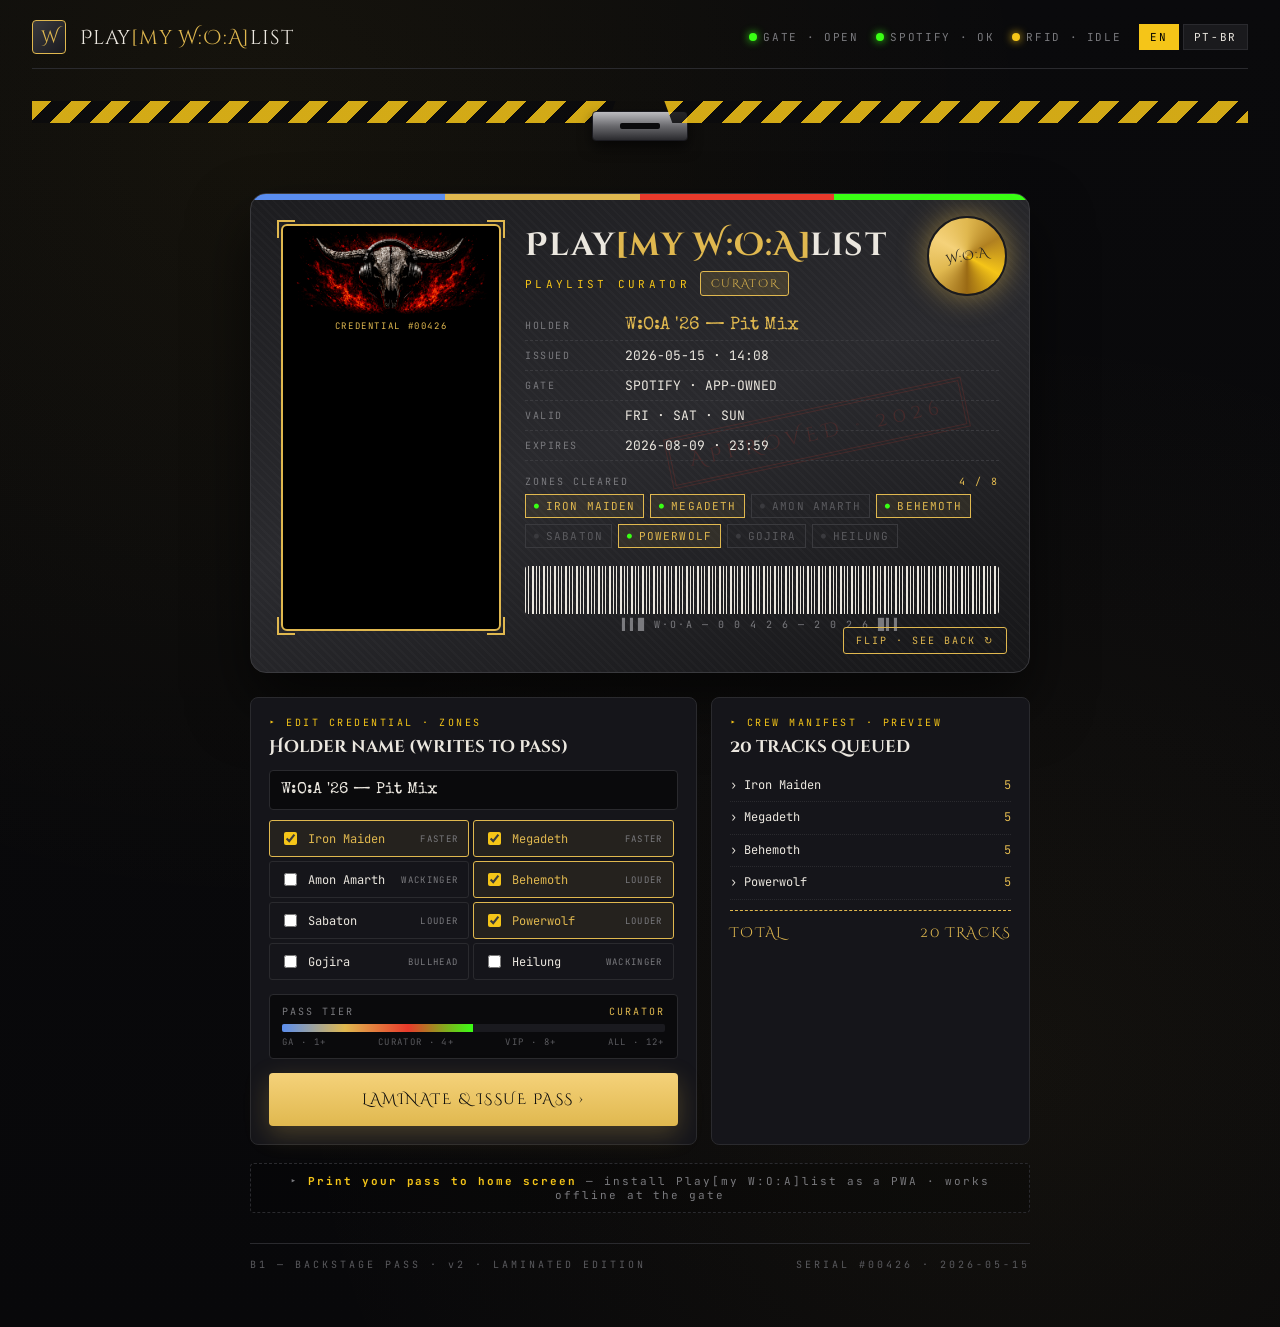
<file: design/style-explorations/b1-backstage-pass.v2.html>
<!doctype html>
<html lang="en">
<head>
<meta charset="utf-8">
<meta name="viewport" content="width=device-width,initial-scale=1">
<title>B1 — Backstage Pass (v2) · Play[my W:O:A]list</title>
<link rel="preconnect" href="https://fonts.googleapis.com">
<link rel="preconnect" href="https://fonts.gstatic.com" crossorigin>
<link href="https://fonts.googleapis.com/css2?family=Cinzel+Decorative:wght@700&family=Inter:wght@400;600;700&family=JetBrains+Mono:wght@400;700&family=Special+Elite&display=swap" rel="stylesheet">
<style>
  :root{
    --bg:#0a0a0c; --panel:#15151a; --panel2:#1c1c1f; --line:#2a2a2e;
    --gold:#e0b84f; --gold2:#f5d27a; --hazard:#f5c518;
    --paper:#ebe7df; --muted:#7a7a7e;
    --ga:#5a8dee; --vip:#e0b84f; --aa:#e83a2b; --crew:#39ff14;
  }
  *{box-sizing:border-box}
  html,body{margin:0;background:var(--bg);color:var(--paper);font-family:'Inter',sans-serif;min-height:100vh;
    background-image:
      radial-gradient(circle at 20% 10%, rgba(245,197,24,.05), transparent 50%),
      radial-gradient(circle at 80% 80%, rgba(224,184,79,.05), transparent 50%),
      linear-gradient(180deg, #0a0a0c 0%, #08080a 100%);
  }
  .stage{max-width:1280px;margin:0 auto;padding:20px clamp(16px,3vw,32px) 40px;position:relative}

  /* ───────── Header ───────── */
  header{display:flex;justify-content:space-between;align-items:center;padding-bottom:14px;border-bottom:1px solid var(--line)}
  .lockup{display:flex;align-items:center;gap:14px;font-family:'JetBrains Mono'}
  .lockup .mark{width:34px;height:34px;background:linear-gradient(135deg,#3a3a3e,#1a1a1f);border:1px solid var(--gold);display:flex;align-items:center;justify-content:center;font-family:'Cinzel Decorative',serif;color:var(--gold);font-size:18px;border-radius:4px}
  .lockup .name{font-family:'Cinzel Decorative',serif;font-size:20px;letter-spacing:.04em}
  .lockup .name em{color:var(--gold);font-style:normal}
  .gate-led{display:flex;gap:18px;font-family:'JetBrains Mono';font-size:11px;letter-spacing:.15em;text-transform:uppercase;color:var(--muted)}
  .led{display:inline-flex;align-items:center;gap:6px}
  .led .dot{width:8px;height:8px;border-radius:50%;background:#333}
  .led .dot.on{background:var(--crew);box-shadow:0 0 8px var(--crew)}
  .led .dot.warn{background:var(--hazard);box-shadow:0 0 8px var(--hazard)}
  .lang{display:flex;gap:4px}
  .lang button{background:#1a1a1d;border:1px solid var(--line);color:var(--paper);padding:5px 10px;font-family:'JetBrains Mono';font-size:11px;letter-spacing:.15em;cursor:pointer}
  .lang button.on{background:var(--hazard);color:#000;border-color:var(--hazard)}

  /* ───────── Lanyard with animated sway ───────── */
  .lanyard-wrap{margin-top:24px;height:100px;position:relative;display:flex;justify-content:center;perspective:1000px}
  .lanyard-wrap::before,.lanyard-wrap::after{content:"";position:absolute;top:8px;width:48%;height:22px;background:repeating-linear-gradient(135deg, var(--hazard) 0 14px, #0a0a0c 14px 28px);opacity:.85;transform-origin:center top;animation:sway 7s ease-in-out infinite}
  .lanyard-wrap::before{left:0;clip-path:polygon(0 0,100% 0,calc(100% - 8px) 100%,0 100%);animation-delay:-3.5s}
  .lanyard-wrap::after{right:0;clip-path:polygon(0 0,100% 0,100% 100%,8px 100%)}
  @keyframes sway{0%,100%{transform:skewY(6deg) rotate(.4deg)}50%{transform:skewY(7deg) rotate(-.3deg)}}
  .clip{position:absolute;left:50%;top:18px;transform:translateX(-50%);width:96px;height:30px;background:linear-gradient(180deg,#bcbcc0 0%, #6a6a6e 50%, #2a2a2e 100%);border-radius:4px;border:1px solid #1a1a1f;box-shadow:0 6px 14px rgba(0,0,0,.6)}
  .clip::after{content:"";position:absolute;left:50%;top:50%;transform:translate(-50%,-50%);width:40px;height:6px;background:#0a0a0c;border-radius:2px}

  /* ───────── Pass with flip ───────── */
  .pass-stage{max-width:780px;margin:0 auto;perspective:1400px}
  .pass{position:relative;width:100%;min-height:480px;transform-style:preserve-3d;transition:transform .9s cubic-bezier(.4,.2,.2,1)}
  .pass.flipped{transform:rotateY(180deg)}
  .face{position:absolute;inset:0;backface-visibility:hidden;background:linear-gradient(160deg,#1c1c1f 0%, #2a2a2e 50%, #161618 100%);border:1px solid #3a3a3e;border-radius:16px;padding:30px;box-shadow:0 30px 60px rgba(0,0,0,.6), inset 0 1px 0 rgba(255,255,255,.05);overflow:hidden}
  .face::before{content:"";position:absolute;inset:0;background:repeating-linear-gradient(45deg, rgba(255,255,255,.018) 0 2px, transparent 2px 6px);pointer-events:none}
  .back{transform:rotateY(180deg);background:linear-gradient(160deg,#161618 0%, #1c1c1f 50%, #0c0c0e 100%)}

  /* Tier indicator strip */
  .tier-strip{position:absolute;top:0;left:0;right:0;height:6px;background:linear-gradient(90deg, var(--ga) 0 25%, var(--vip) 25% 50%, var(--aa) 50% 75%, var(--crew) 75% 100%)}

  /* Holographic seal */
  .holo{position:absolute;top:22px;right:22px;width:80px;height:80px;border-radius:50%;
    background:conic-gradient(from 0deg, #e0b84f, #b08020, #f5c518, #9a6a14, #e0b84f, #f5d27a, #e0b84f);
    box-shadow:0 0 28px rgba(224,184,79,.55);display:flex;align-items:center;justify-content:center;font-family:'Cinzel Decorative',serif;color:#1a1a1d;font-size:13px;letter-spacing:.08em;border:2px solid #1a1a1d;animation:spin 18s linear infinite}
  @keyframes spin{to{transform:rotate(360deg)}}
  .holo span{transform:rotate(-12deg)}

  /* APPROVED stamp */
  .stamp{position:absolute;top:50%;right:60px;transform:translateY(-50%) rotate(-12deg);font-family:'Cinzel Decorative',serif;color:rgba(232,58,43,.85);border:4px double rgba(232,58,43,.85);padding:8px 18px;font-size:20px;letter-spacing:.3em;opacity:.18;pointer-events:none;text-transform:uppercase}

  /* FRONT layout */
  .pass-grid{display:grid;grid-template-columns:220px 1fr;gap:24px;position:relative;z-index:1}
  @media (max-width:680px){.pass-grid{grid-template-columns:1fr;gap:16px}}
  .photo{border:2px solid var(--gold);background:#000;padding:6px;border-radius:6px;position:relative}
  .photo img{display:block;width:100%;filter:contrast(1.1) brightness(.95);border-radius:3px}
  .photo .cap{font-family:'JetBrains Mono';font-size:9px;letter-spacing:.18em;color:var(--gold);margin-top:6px;text-align:center;text-transform:uppercase}
  .photo .corner{position:absolute;top:-6px;left:-6px;width:18px;height:18px;border-top:2px solid var(--gold);border-left:2px solid var(--gold)}
  .photo .corner.tr{left:auto;right:-6px;border-left:0;border-right:2px solid var(--gold)}
  .photo .corner.bl{top:auto;bottom:-6px;border-top:0;border-bottom:2px solid var(--gold)}
  .photo .corner.br{top:auto;bottom:-6px;left:auto;right:-6px;border:0;border-bottom:2px solid var(--gold);border-right:2px solid var(--gold)}

  .data{font-family:'JetBrains Mono';font-size:13px}
  .data h1{font-family:'Cinzel Decorative',serif;font-size:32px;letter-spacing:.04em;margin:0 0 4px;color:var(--paper)}
  .data h1 em{color:var(--gold);font-style:normal}
  .role-row{display:flex;align-items:center;gap:10px;margin-bottom:14px;flex-wrap:wrap}
  .role{font-size:11px;letter-spacing:.3em;text-transform:uppercase;color:var(--hazard)}
  .tier-badge{font-family:'Cinzel Decorative',serif;letter-spacing:.15em;font-size:11px;padding:4px 10px;border-radius:3px;text-transform:uppercase}
  .tier-badge[data-tier="GA"]{background:rgba(90,141,238,.15);color:var(--ga);border:1px solid var(--ga)}
  .tier-badge[data-tier="CURATOR"]{background:rgba(224,184,79,.15);color:var(--gold);border:1px solid var(--gold)}
  .tier-badge[data-tier="VIP"]{background:rgba(232,58,43,.15);color:var(--aa);border:1px solid var(--aa)}
  .tier-badge[data-tier="ALL ACCESS"]{background:rgba(57,255,20,.12);color:var(--crew);border:1px solid var(--crew)}

  .row{display:grid;grid-template-columns:90px 1fr;gap:10px;padding:6px 0;border-bottom:1px dashed #3a3a3e}
  .row .k{color:#7a7a7e;letter-spacing:.15em;font-size:10px;text-transform:uppercase;align-self:center}
  .row .v{color:var(--paper)}
  .row .v.guest{font-family:'Special Elite';color:var(--gold);font-size:18px}

  .zones{margin-top:14px}
  .zones .label{font-size:10px;letter-spacing:.2em;text-transform:uppercase;color:#7a7a7e;margin-bottom:6px;display:flex;justify-content:space-between}
  .zones .label em{font-style:normal;color:var(--gold)}
  .chips{display:flex;flex-wrap:wrap;gap:6px}
  .chip{font-family:'JetBrains Mono';font-size:11px;padding:4px 8px;border:1px solid var(--gold);color:var(--gold);background:rgba(224,184,79,.08);letter-spacing:.1em;text-transform:uppercase;display:inline-flex;align-items:center;gap:6px}
  .chip::before{content:"●";color:var(--crew);font-size:8px}
  .chip.off{border-color:#3a3a3e;color:#5a5a5e;background:transparent}
  .chip.off::before{color:#3a3a3e}

  .barcode{margin-top:18px;height:48px;background:repeating-linear-gradient(90deg, #ebe7df 0 1px, transparent 1px 3px, #ebe7df 3px 4px, transparent 4px 7px, #ebe7df 7px 9px, transparent 9px 11px);border-radius:3px}
  .serial{font-family:'JetBrains Mono';font-size:10px;color:#7a7a7e;letter-spacing:.2em;margin-top:4px;text-align:center}

  .flip-btn{position:absolute;bottom:18px;right:22px;z-index:2;background:transparent;border:1px solid var(--gold);color:var(--gold);font-family:'JetBrains Mono';font-size:10px;letter-spacing:.2em;padding:6px 12px;cursor:pointer;border-radius:3px;text-transform:uppercase}
  .flip-btn:hover{background:var(--gold);color:#000}

  /* BACK content */
  .back .back-grid{display:grid;grid-template-columns:1fr 180px;gap:24px;position:relative;z-index:1}
  @media (max-width:680px){.back .back-grid{grid-template-columns:1fr}}
  .back h2{font-family:'Cinzel Decorative',serif;margin:0 0 12px;font-size:18px;color:var(--gold);letter-spacing:.04em}
  .schedule{font-family:'JetBrains Mono';font-size:11px}
  .sch-row{display:grid;grid-template-columns:50px repeat(3, 1fr);gap:4px;border-bottom:1px solid #2a2a2e;padding:6px 0;align-items:center}
  .sch-row.head{color:var(--hazard);letter-spacing:.2em;font-size:10px;text-transform:uppercase;border-color:var(--gold)}
  .sch-row .stage{color:var(--muted);letter-spacing:.15em;text-transform:uppercase;font-size:10px}
  .sch-row .slot{padding:4px 6px;background:transparent;color:#5a5a5e;border:1px dashed transparent;border-radius:3px;text-align:center;font-size:10px}
  .sch-row .slot.armed{background:rgba(57,255,20,.08);color:var(--crew);border-color:var(--crew)}
  .sch-row .slot.warn{background:rgba(245,197,24,.08);color:var(--hazard);border-color:var(--hazard)}

  .qr{width:160px;height:160px;background:
    conic-gradient(#000 0 25%, transparent 25% 50%, #000 50% 75%, transparent 75%) 0 0/14px 14px,
    repeating-linear-gradient(0deg, #ebe7df 0 2px, #000 2px 4px),
    #ebe7df;
    border:8px solid #ebe7df;border-radius:6px;position:relative;margin:0 auto}
  .qr::before,.qr::after{content:"";position:absolute;width:34px;height:34px;border:6px solid #000;background:#ebe7df}
  .qr::before{top:4px;left:4px}
  .qr::after{top:4px;right:4px}
  .qr-cap{font-family:'JetBrains Mono';font-size:9px;letter-spacing:.2em;color:var(--muted);text-align:center;margin-top:6px;text-transform:uppercase}

  .rules{margin-top:14px;font-family:'JetBrains Mono';font-size:11px;color:#9a9a9e;line-height:1.7}
  .rules li{padding:3px 0;border-bottom:1px dotted #2a2a2e;list-style:none}
  .rules li::before{content:"§ ";color:var(--gold)}

  /* ───────── Controls below pass ───────── */
  .controls{max-width:780px;margin:24px auto 0;display:grid;grid-template-columns:1.4fr 1fr;gap:14px}
  @media (max-width:780px){.controls{grid-template-columns:1fr}}
  .panel{background:#15151a;border:1px solid var(--line);padding:18px;border-radius:8px;position:relative}
  .panel h3{font-family:'Cinzel Decorative',serif;margin:0 0 12px;font-size:17px}
  .panel .ey{font-family:'JetBrains Mono';font-size:10px;letter-spacing:.25em;color:var(--hazard);margin:0 0 6px;text-transform:uppercase}
  .panel input[type=text]{width:100%;background:#0a0a0c;border:1px solid var(--line);color:var(--paper);padding:11px;font-family:'Special Elite';font-size:16px;border-radius:4px;outline:0}
  .panel input[type=text]:focus{border-color:var(--gold)}
  .grid-bands{display:grid;grid-template-columns:repeat(2,1fr);gap:4px;margin-top:10px;max-height:280px;overflow-y:auto;padding-right:4px}
  .gb{display:flex;align-items:center;gap:8px;padding:8px 10px;font-family:'JetBrains Mono';font-size:12px;border:1px solid var(--line);border-radius:3px;cursor:pointer;transition:.15s}
  .gb input{accent-color:var(--hazard)}
  .gb:hover{border-color:var(--gold);background:rgba(224,184,79,.04)}
  .gb.on{border-color:var(--gold);background:rgba(224,184,79,.08);color:var(--gold)}
  .gb .stage-tag{margin-left:auto;font-size:9px;letter-spacing:.15em;color:var(--muted);text-transform:uppercase}

  .tier-meter{margin-top:14px;padding:10px 12px;background:#0a0a0c;border:1px solid var(--line);border-radius:4px}
  .tier-meter .lbl{display:flex;justify-content:space-between;font-family:'JetBrains Mono';font-size:10px;letter-spacing:.2em;color:var(--muted);text-transform:uppercase;margin-bottom:6px}
  .tier-meter .lbl em{font-style:normal;color:var(--gold)}
  .meter{height:8px;background:#1a1a1f;border-radius:2px;overflow:hidden;position:relative}
  .meter .fill{height:100%;width:50%;background:linear-gradient(90deg, var(--ga), var(--vip) 33%, var(--aa) 66%, var(--crew));transition:width .4s}
  .tier-meter .ticks{display:flex;justify-content:space-between;font-family:'JetBrains Mono';font-size:9px;letter-spacing:.15em;color:#5a5a5e;margin-top:4px;text-transform:uppercase}

  .cta{margin-top:14px;width:100%;background:linear-gradient(180deg, var(--gold2), var(--gold));color:#0a0a0c;border:0;padding:16px;font-family:'Cinzel Decorative',serif;letter-spacing:.1em;font-size:15px;border-radius:4px;cursor:pointer;box-shadow:0 8px 24px rgba(224,184,79,.25);position:relative;overflow:hidden}
  .cta::after{content:"";position:absolute;inset:0;background:linear-gradient(120deg, transparent 30%, rgba(255,255,255,.4) 50%, transparent 70%);transform:translateX(-100%);transition:transform .6s}
  .cta:hover::after{transform:translateX(100%)}

  .preview-list{font-family:'JetBrains Mono';font-size:12px;line-height:1.95;color:#bdbdb8}
  .preview-list .li{display:flex;justify-content:space-between;border-bottom:1px dotted #2a2a2e;padding:4px 0}
  .preview-list .li b{color:var(--paper);font-weight:400}
  .preview-list .li .n{color:var(--gold)}
  .preview-list .total{margin-top:10px;padding-top:8px;border-top:1px dashed var(--gold);color:var(--gold);font-family:'Cinzel Decorative',serif;font-size:14px;display:flex;justify-content:space-between;letter-spacing:.1em;text-transform:uppercase}

  .install-hint{max-width:780px;margin:18px auto 0;text-align:center;font-family:'JetBrains Mono';font-size:11px;color:#7a7a7e;letter-spacing:.18em;padding:10px 16px;border:1px dashed var(--line);border-radius:4px;background:rgba(0,0,0,.2)}
  .install-hint b{color:var(--hazard)}

  footer{margin:30px 0 16px;text-align:center;font-family:'JetBrains Mono';font-size:10px;letter-spacing:.3em;color:#5a5a5e;display:flex;justify-content:space-between;flex-wrap:wrap;gap:8px;max-width:780px;margin-left:auto;margin-right:auto;padding-top:14px;border-top:1px solid var(--line)}
</style>
</head>
<body>
<div class="stage">

  <!-- ───────── HEADER / GATE STATUS ───────── -->
  <header>
    <div class="lockup">
      <div class="mark">W</div>
      <div class="name">Play<em>[my W:O:A]</em>list</div>
    </div>
    <div class="gate-led">
      <span class="led"><span class="dot on"></span>Gate · OPEN</span>
      <span class="led"><span class="dot on"></span>Spotify · OK</span>
      <span class="led"><span class="dot warn"></span>RFID · IDLE</span>
      <span class="lang"><button class="on">EN</button><button>PT-BR</button></span>
    </div>
  </header>

  <!-- ───────── LANYARD ───────── -->
  <div class="lanyard-wrap" aria-hidden="true">
    <div class="clip"></div>
  </div>

  <!-- ───────── PASS (flippable) ───────── -->
  <div class="pass-stage">
    <article class="pass" id="pass">
      <!-- FRONT -->
      <div class="face front">
        <div class="tier-strip"></div>
        <div class="holo"><span>W:O:A</span></div>
        <div class="stamp">APPROVED · 2026</div>

        <div class="pass-grid">
          <div class="photo">
            <span class="corner"></span><span class="corner tr"></span><span class="corner bl"></span><span class="corner br"></span>
            <img src="../../wacken_playlist/static/images/banner.png" alt="Pass photo">
            <div class="cap">CREDENTIAL #00426</div>
          </div>
          <div class="data">
            <h1>Play<em>[my W:O:A]</em>list</h1>
            <div class="role-row">
              <span class="role">Playlist Curator</span>
              <span class="tier-badge" data-tier="CURATOR" id="tierBadge">CURATOR</span>
            </div>
            <div class="row"><span class="k">Holder</span><span class="v guest" id="holder">W:O:A '26 — Pit Mix</span></div>
            <div class="row"><span class="k">Issued</span><span class="v">2026-05-15 · 14:08</span></div>
            <div class="row"><span class="k">Gate</span><span class="v">SPOTIFY · APP-OWNED</span></div>
            <div class="row"><span class="k">Valid</span><span class="v">FRI · SAT · SUN</span></div>
            <div class="row"><span class="k">Expires</span><span class="v">2026-08-09 · 23:59</span></div>

            <div class="zones">
              <div class="label"><span>Zones cleared</span><em><span id="zonesOn">4</span> / 8</em></div>
              <div class="chips" id="chips">
                <span class="chip" data-band="Iron Maiden">Iron Maiden</span>
                <span class="chip" data-band="Megadeth">Megadeth</span>
                <span class="chip off" data-band="Amon Amarth">Amon Amarth</span>
                <span class="chip" data-band="Behemoth">Behemoth</span>
                <span class="chip off" data-band="Sabaton">Sabaton</span>
                <span class="chip" data-band="Powerwolf">Powerwolf</span>
                <span class="chip off" data-band="Gojira">Gojira</span>
                <span class="chip off" data-band="Heilung">Heilung</span>
              </div>
            </div>

            <div class="barcode"></div>
            <div class="serial">▌▌█  W·O·A — 0 0 4 2 6 — 2 0 2 6  █▌▌</div>
          </div>
        </div>
        <button class="flip-btn" type="button" data-flip>Flip · See back ↻</button>
      </div>

      <!-- BACK -->
      <div class="face back">
        <div class="tier-strip"></div>
        <div class="back-grid">
          <div>
            <h2>Schedule · Stage map</h2>
            <div class="schedule">
              <div class="sch-row head"><span></span><span>Fri</span><span>Sat</span><span>Sun</span></div>
              <div class="sch-row"><span class="stage">Faster</span><span class="slot">—</span><span class="slot armed">Maiden · Megadeth</span><span class="slot">—</span></div>
              <div class="sch-row"><span class="stage">Louder</span><span class="slot armed">Behemoth · Powerwolf</span><span class="slot warn">Sabaton</span><span class="slot">—</span></div>
              <div class="sch-row"><span class="stage">Wackinger</span><span class="slot">—</span><span class="slot warn">Amon Amarth</span><span class="slot warn">Heilung</span></div>
              <div class="sch-row"><span class="stage">Bullhead</span><span class="slot">—</span><span class="slot">—</span><span class="slot warn">Gojira</span></div>
            </div>

            <h2 style="margin-top:20px">Pass Rules</h2>
            <ul class="rules" style="margin:0;padding:0">
              <li>Curator tier unlocks 4–7 bands · 20–35 tracks</li>
              <li>VIP tier unlocks at 8+ bands · adds shuffle &amp; export</li>
              <li>Pass is non-transferable; tied to playlist serial</li>
              <li>Spotify app-owned mode · personal-mode in v2</li>
              <li>Region restrictions may hide certain b-sides</li>
            </ul>
          </div>
          <div>
            <h2>Tap to enter</h2>
            <div class="qr"></div>
            <div class="qr-cap">SCAN · GATE · #00426</div>
            <div class="rules" style="margin-top:18px">
              <li>RFID synced</li>
              <li>Last seen · gate.04</li>
              <li>Status · IDLE</li>
            </div>
          </div>
        </div>
        <button class="flip-btn" type="button" data-flip>← Flip back · Front</button>
      </div>
    </article>
  </div>

  <!-- ───────── CONTROLS ───────── -->
  <div class="controls">
    <div class="panel">
      <p class="ey">▸ Edit credential · zones</p>
      <h3>Holder name (writes to pass)</h3>
      <input type="text" id="holderInput" value="W:O:A '26 — Pit Mix">

      <div class="grid-bands" id="bandList">
        <label class="gb on" data-band="Iron Maiden"><input type="checkbox" checked>Iron Maiden<span class="stage-tag">Faster</span></label>
        <label class="gb on" data-band="Megadeth"><input type="checkbox" checked>Megadeth<span class="stage-tag">Faster</span></label>
        <label class="gb" data-band="Amon Amarth"><input type="checkbox">Amon Amarth<span class="stage-tag">Wackinger</span></label>
        <label class="gb on" data-band="Behemoth"><input type="checkbox" checked>Behemoth<span class="stage-tag">Louder</span></label>
        <label class="gb" data-band="Sabaton"><input type="checkbox">Sabaton<span class="stage-tag">Louder</span></label>
        <label class="gb on" data-band="Powerwolf"><input type="checkbox" checked>Powerwolf<span class="stage-tag">Louder</span></label>
        <label class="gb" data-band="Gojira"><input type="checkbox">Gojira<span class="stage-tag">Bullhead</span></label>
        <label class="gb" data-band="Heilung"><input type="checkbox">Heilung<span class="stage-tag">Wackinger</span></label>
      </div>

      <div class="tier-meter">
        <div class="lbl"><span>Pass tier</span><em id="tierLabel">CURATOR</em></div>
        <div class="meter"><div class="fill" id="meterFill"></div></div>
        <div class="ticks"><span>GA · 1+</span><span>Curator · 4+</span><span>VIP · 8+</span><span>All · 12+</span></div>
      </div>

      <button class="cta" type="button">LAMINATE &amp; ISSUE PASS ›</button>
    </div>

    <div class="panel">
      <p class="ey">▸ Crew manifest · preview</p>
      <h3 id="trkTotal">20 tracks queued</h3>
      <div class="preview-list" id="previewList">
        <div class="li"><b>› Iron Maiden</b><span class="n">5</span></div>
        <div class="li"><b>› Megadeth</b><span class="n">5</span></div>
        <div class="li"><b>› Behemoth</b><span class="n">5</span></div>
        <div class="li"><b>› Powerwolf</b><span class="n">5</span></div>
        <div class="total"><span>Total</span><span>20 tracks</span></div>
      </div>
    </div>
  </div>

  <p class="install-hint">▸ <b>Print your pass to home screen</b> — install Play[my W:O:A]list as a PWA · works offline at the gate</p>

  <footer>
    <span>B1 — BACKSTAGE PASS · v2 · LAMINATED EDITION</span>
    <span>SERIAL #00426 · 2026-05-15</span>
  </footer>
</div>

<script>
  // ───────── Flip the pass ─────────
  document.querySelectorAll('[data-flip]').forEach(b=>{
    b.addEventListener('click', ()=> document.getElementById('pass').classList.toggle('flipped'));
  });

  // ───────── Holder name → writes to pass ─────────
  const holderInput=document.getElementById('holderInput');
  const holderOut=document.getElementById('holder');
  holderInput.addEventListener('input', ()=> holderOut.textContent = holderInput.value || 'W:O:A — UNTITLED');

  // ───────── Bands → chips, tier, preview ─────────
  const tierBadge=document.getElementById('tierBadge');
  const tierLabel=document.getElementById('tierLabel');
  const meterFill=document.getElementById('meterFill');
  const zonesOn=document.getElementById('zonesOn');
  const trkTotal=document.getElementById('trkTotal');
  const previewList=document.getElementById('previewList');
  const tracksPerBand = 5;

  function tierFor(n){
    if(n>=12) return {name:'ALL ACCESS', pct:100};
    if(n>=8)  return {name:'VIP',        pct:75};
    if(n>=4)  return {name:'CURATOR',    pct:50};
    if(n>=1)  return {name:'GA',         pct:25};
    return {name:'GA', pct:8};
  }

  function refresh(){
    const onLabels=[...document.querySelectorAll('#bandList .gb.on')];
    const names=onLabels.map(l=>l.dataset.band);
    const n=names.length;

    // chips on the pass
    document.querySelectorAll('#chips .chip').forEach(c=>{
      c.classList.toggle('off', !names.includes(c.dataset.band));
    });
    zonesOn.textContent=n;

    // tier
    const t=tierFor(n);
    tierBadge.textContent=t.name; tierBadge.dataset.tier=t.name;
    tierLabel.textContent=t.name;
    meterFill.style.width=t.pct+'%';

    // preview list
    previewList.innerHTML = names.map(b=>`<div class="li"><b>› ${b}</b><span class="n">${tracksPerBand}</span></div>`).join('')
      + `<div class="total"><span>Total</span><span>${n*tracksPerBand} tracks</span></div>`;
    trkTotal.textContent = `${n*tracksPerBand} tracks queued`;
  }

  document.querySelectorAll('#bandList .gb').forEach(l=>{
    l.addEventListener('click', e=>{
      requestAnimationFrame(()=>{
        l.classList.toggle('on', l.querySelector('input').checked);
        refresh();
      });
    });
  });
  refresh();
</script>
</body>
</html>
</file>
